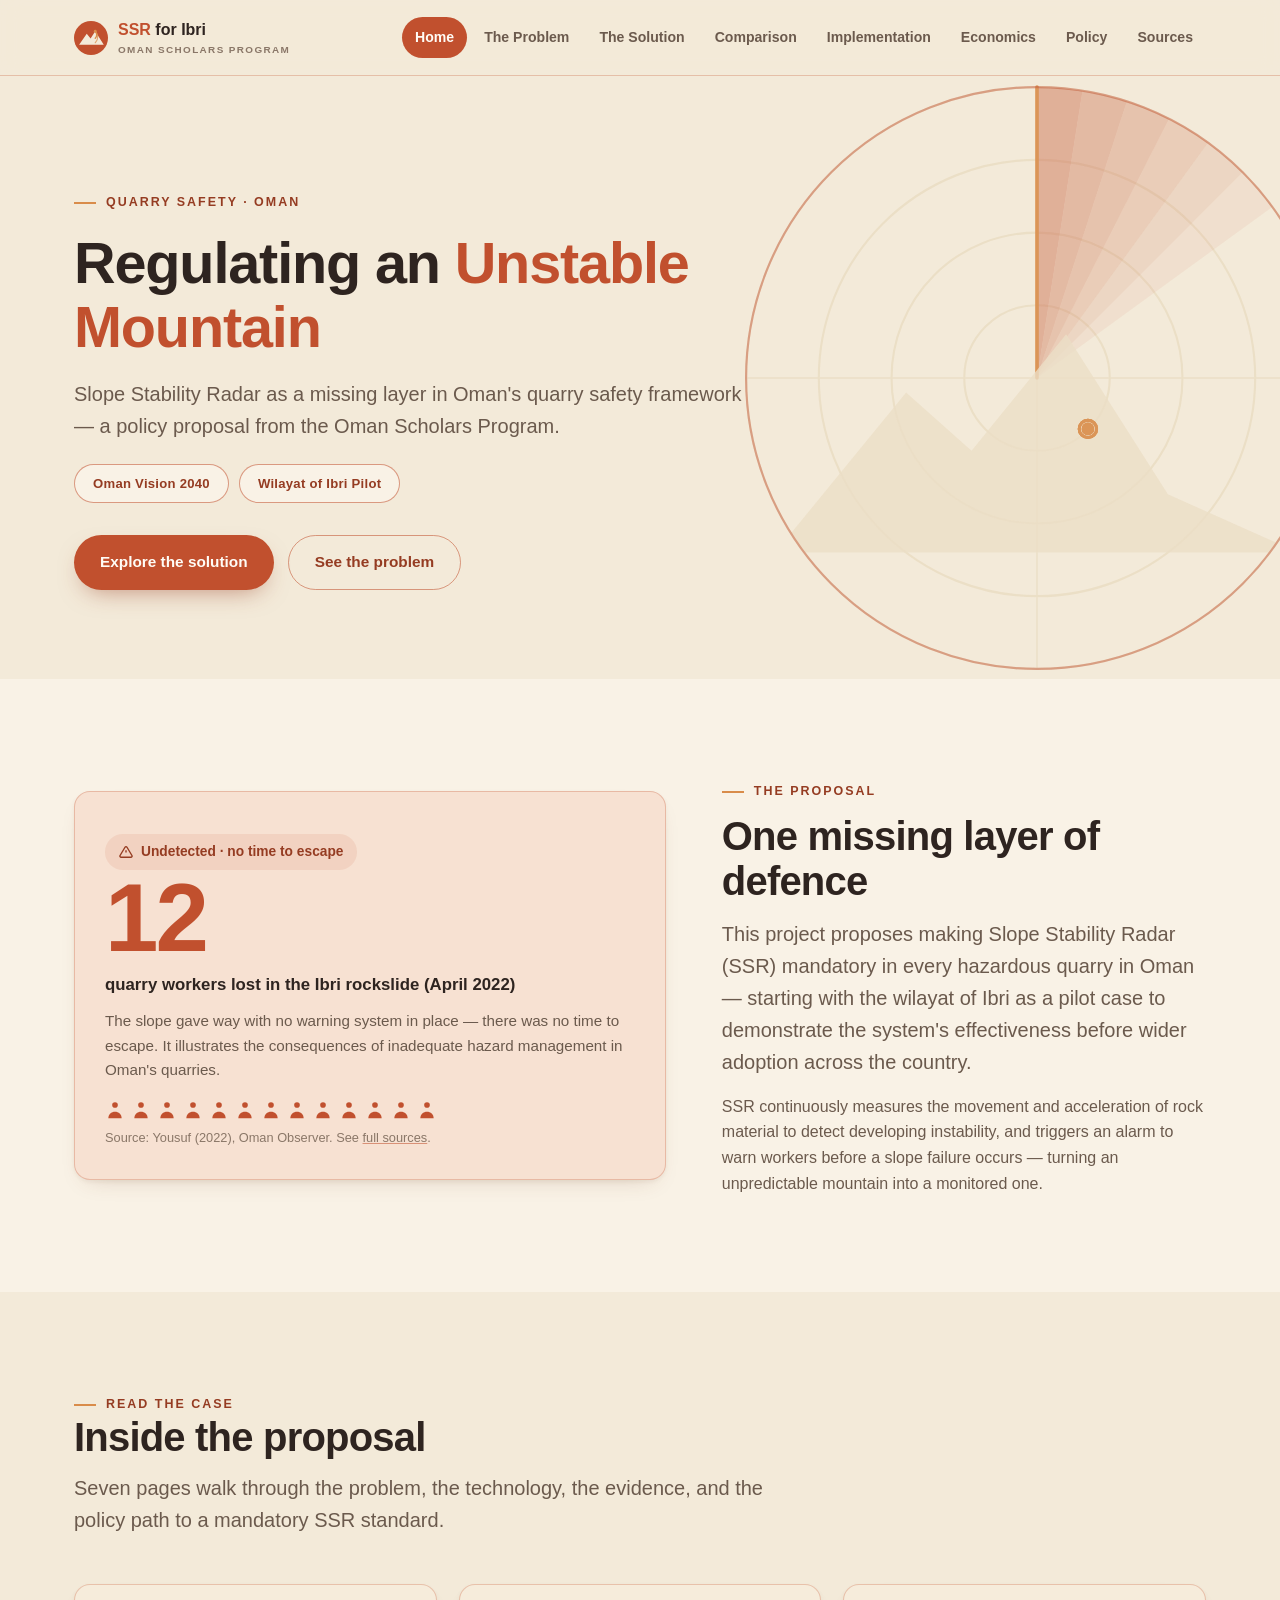
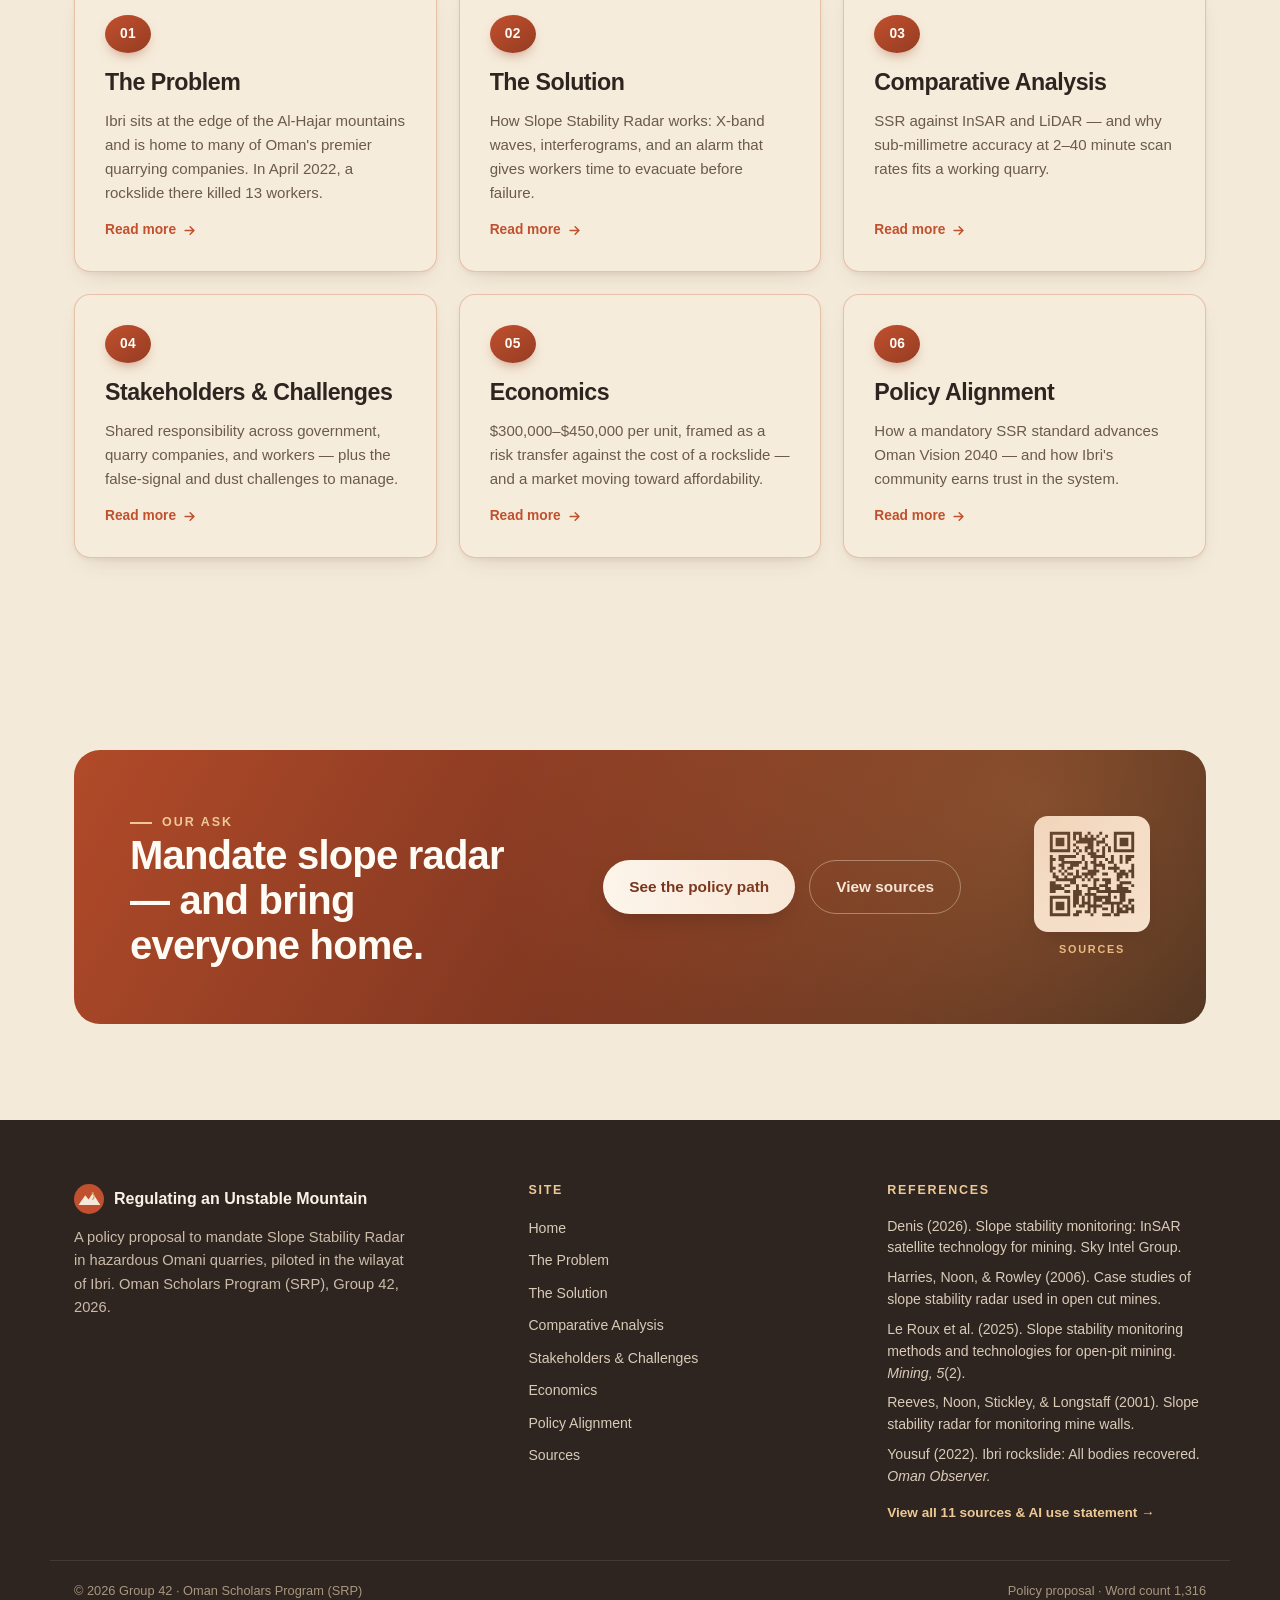
<file: index.html>
<!DOCTYPE html>
<html lang="en">
<head>
<meta charset="UTF-8">
<meta name="viewport" content="width=device-width, initial-scale=1.0">
<title>Regulating an Unstable Mountain | SSR for Ibri — Oman Scholars Program</title>
<meta name="description" content="A policy proposal to mandate Slope Stability Radar (SSR) in hazardous Omani quarries, piloted in the wilayat of Ibri. Oman Scholars Program, Group 42.">
<link rel="icon" href="data:image/svg+xml,%3Csvg xmlns='http://www.w3.org/2000/svg' viewBox='0 0 40 40'%3E%3Ccircle cx='20' cy='20' r='20' fill='%23C1502E'/%3E%3Cpath d='M6 27 L15 14 L20 20 L25 11 L34 27 Z' fill='%23F3EAD9'/%3E%3C/svg%3E">
<link rel="stylesheet" href="css/style.css">
</head>
<body>

<header class="site-header">
  <div class="nav-wrap">
    <a href="index.html" class="brand">
      <svg class="brand-mark" viewBox="0 0 40 40" aria-hidden="true">
        <circle cx="20" cy="20" r="20" fill="#C1502E"/>
        <path d="M6 28 L15 15 L19.5 20.5 L25 12 L35 28 Z" fill="#F3EAD9"/>
        <path d="M25 12 a6 6 0 0 1 0 8.4" stroke="#D98C4A" stroke-width="1.6" fill="none" stroke-linecap="round"/>
        <path d="M25 12 a9.5 9.5 0 0 1 0 13.6" stroke="#D98C4A" stroke-width="1.3" fill="none" stroke-linecap="round" opacity="0.75"/>
        <circle cx="25" cy="12" r="1.7" fill="#D98C4A"/>
      </svg>
      <span class="brand-text"><strong>SSR</strong> for Ibri<span class="sub">Oman Scholars Program</span></span>
    </a>
    <button class="nav-toggle" aria-label="Toggle navigation" aria-expanded="false">
      <svg viewBox="0 0 24 24" fill="none" stroke="#2E2420" stroke-width="2" stroke-linecap="round"><path d="M3 6h18M3 12h18M3 18h18"/></svg>
    </button>
    <nav class="main-nav" aria-label="Primary">
      <ul>
        <li><a href="index.html">Home</a></li>
        <li><a href="problem.html">The Problem</a></li>
        <li><a href="solution.html">The Solution</a></li>
        <li><a href="comparison.html">Comparison</a></li>
        <li><a href="implementation.html">Implementation</a></li>
        <li><a href="economics.html">Economics</a></li>
        <li><a href="policy.html">Policy</a></li>
        <li><a href="sources.html">Sources</a></li>
      </ul>
    </nav>
  </div>
</header>

<main>

  <!-- HERO -->
  <section class="hero">
    <div class="container">
      <div class="hero-inner">
        <span class="eyebrow">Quarry Safety · Oman</span>
        <h1>Regulating an <span class="accent">Unstable Mountain</span></h1>
        <p class="lede">Slope Stability Radar as a missing layer in Oman's quarry safety framework — a policy proposal from the Oman Scholars Program.</p>
        <div class="pill-row mt-lg" style="margin-top:22px;">
          <span class="pill">Oman Vision 2040</span>
          <span class="pill">Wilayat of Ibri Pilot</span>
        </div>
        <div class="cta-actions" style="display:flex;gap:14px;flex-wrap:wrap;margin-top:32px;">
          <a href="solution.html" class="btn" style="background:#C1502E;color:#FFFCF6;box-shadow:0 10px 24px -10px rgba(149,60,34,0.55);">Explore the solution</a>
          <a href="problem.html" class="btn btn--ghost">See the problem</a>
        </div>
      </div>
    </div>

    <!-- animated radar sweep, decorative -->
    <svg class="hero-sweep" viewBox="0 0 440 440" aria-hidden="true">
      <circle cx="220" cy="220" r="200" fill="none" stroke="#EBDEC5" stroke-width="1.5"/>
      <circle cx="220" cy="220" r="150" fill="none" stroke="#EBDEC5" stroke-width="1.5"/>
      <circle cx="220" cy="220" r="100" fill="none" stroke="#EBDEC5" stroke-width="1.5"/>
      <circle cx="220" cy="220" r="50" fill="none" stroke="#EBDEC5" stroke-width="1.5"/>
      <line x1="20" y1="220" x2="420" y2="220" stroke="#EBDEC5" stroke-width="1"/>
      <line x1="220" y1="20" x2="220" y2="420" stroke="#EBDEC5" stroke-width="1"/>

      <g class="radar-sweep-group">
        <path d="M220,220 L220,20 A200,200 0 0,1 251.3,22.5 Z" fill="#C1502E" opacity="0.42"/>
        <path d="M220,220 L251.3,22.5 A200,200 0 0,1 281.8,29.8 Z" fill="#C1502E" opacity="0.35"/>
        <path d="M220,220 L281.8,29.8 A200,200 0 0,1 310.8,41.8 Z" fill="#C1502E" opacity="0.28"/>
        <path d="M220,220 L310.8,41.8 A200,200 0 0,1 337.6,58.2 Z" fill="#C1502E" opacity="0.21"/>
        <path d="M220,220 L337.6,58.2 A200,200 0 0,1 361.4,78.6 Z" fill="#C1502E" opacity="0.14"/>
        <path d="M220,220 L361.4,78.6 A200,200 0 0,1 381.8,102.4 Z" fill="#C1502E" opacity="0.07"/>
        <line x1="220" y1="220" x2="220" y2="20" stroke="#D98C4A" stroke-width="2.5" stroke-linecap="round"/>
      </g>

      <!-- mountain silhouette scanned by the radar -->
      <clipPath id="scopeClip"><circle cx="220" cy="220" r="200"/></clipPath>
      <g clip-path="url(#scopeClip)">
        <path d="M40,340 L130,230 L175,270 L240,190 L310,300 L400,340 Z" fill="#EBDEC5" opacity="0.8"/>
      </g>

      <!-- detected instability blip -->
      <circle class="radar-ring" cx="255" cy="255" r="6" fill="none" stroke="#D98C4A" stroke-width="2"/>
      <circle class="radar-ring r2" cx="255" cy="255" r="6" fill="none" stroke="#D98C4A" stroke-width="2"/>
      <circle class="radar-ring r3" cx="255" cy="255" r="6" fill="none" stroke="#D98C4A" stroke-width="2"/>
      <circle cx="255" cy="255" r="4.5" fill="#D98C4A" class="count-blip"/>

      <circle cx="220" cy="220" r="200" fill="none" stroke="#C1502E" stroke-width="1.5" opacity="0.5"/>
    </svg>
  </section>

  <!-- KEY STAT -->
  <section class="section-alt">
    <div class="container">
      <div class="grid-2 reveal">
        <div class="card card--alert">
          <span class="stat-sub">
            <svg width="14" height="14" viewBox="0 0 24 24" fill="none" stroke="currentColor" stroke-width="2.4"><path d="M12 9v4m0 4h.01M10.29 3.86 1.82 18a2 2 0 0 0 1.71 3h16.94a2 2 0 0 0 1.71-3L13.71 3.86a2 2 0 0 0-3.42 0Z"/></svg>
            Undetected · no time to escape
          </span>
          <div class="stat-figure" data-countup="13" data-duration="1400">0</div>
          <div class="stat-label">quarry workers lost in the Ibri rockslide (April 2022)</div>
          <p style="margin-top:10px;color:var(--text-muted);font-size:0.95rem;">The slope gave way with no warning system in place — there was no time to escape. It illustrates the consequences of inadequate hazard management in Oman's quarries.</p>
          <div class="people-row" aria-hidden="true">
            <!-- 13 person icons -->
            <svg viewBox="0 0 24 24" fill="currentColor"><circle cx="12" cy="6" r="3.4"/><path d="M4 22c0-5 3.6-8 8-8s8 3 8 8Z"/></svg>
            <svg viewBox="0 0 24 24" fill="currentColor"><circle cx="12" cy="6" r="3.4"/><path d="M4 22c0-5 3.6-8 8-8s8 3 8 8Z"/></svg>
            <svg viewBox="0 0 24 24" fill="currentColor"><circle cx="12" cy="6" r="3.4"/><path d="M4 22c0-5 3.6-8 8-8s8 3 8 8Z"/></svg>
            <svg viewBox="0 0 24 24" fill="currentColor"><circle cx="12" cy="6" r="3.4"/><path d="M4 22c0-5 3.6-8 8-8s8 3 8 8Z"/></svg>
            <svg viewBox="0 0 24 24" fill="currentColor"><circle cx="12" cy="6" r="3.4"/><path d="M4 22c0-5 3.6-8 8-8s8 3 8 8Z"/></svg>
            <svg viewBox="0 0 24 24" fill="currentColor"><circle cx="12" cy="6" r="3.4"/><path d="M4 22c0-5 3.6-8 8-8s8 3 8 8Z"/></svg>
            <svg viewBox="0 0 24 24" fill="currentColor"><circle cx="12" cy="6" r="3.4"/><path d="M4 22c0-5 3.6-8 8-8s8 3 8 8Z"/></svg>
            <svg viewBox="0 0 24 24" fill="currentColor"><circle cx="12" cy="6" r="3.4"/><path d="M4 22c0-5 3.6-8 8-8s8 3 8 8Z"/></svg>
            <svg viewBox="0 0 24 24" fill="currentColor"><circle cx="12" cy="6" r="3.4"/><path d="M4 22c0-5 3.6-8 8-8s8 3 8 8Z"/></svg>
            <svg viewBox="0 0 24 24" fill="currentColor"><circle cx="12" cy="6" r="3.4"/><path d="M4 22c0-5 3.6-8 8-8s8 3 8 8Z"/></svg>
            <svg viewBox="0 0 24 24" fill="currentColor"><circle cx="12" cy="6" r="3.4"/><path d="M4 22c0-5 3.6-8 8-8s8 3 8 8Z"/></svg>
            <svg viewBox="0 0 24 24" fill="currentColor"><circle cx="12" cy="6" r="3.4"/><path d="M4 22c0-5 3.6-8 8-8s8 3 8 8Z"/></svg>
            <svg viewBox="0 0 24 24" fill="currentColor"><circle cx="12" cy="6" r="3.4"/><path d="M4 22c0-5 3.6-8 8-8s8 3 8 8Z"/></svg>
          </div>
          <p class="source-note">Source: Yousuf (2022), Oman Observer. See <a href="sources.html">full sources</a>.</p>
        </div>

        <div>
          <span class="eyebrow">The proposal</span>
          <h2 style="margin-top:12px;">One missing layer of defence</h2>
          <p class="lede" style="margin-top:14px;">This project proposes making Slope Stability Radar (SSR) mandatory in every hazardous quarry in Oman — starting with the wilayat of Ibri as a pilot case to demonstrate the system's effectiveness before wider adoption across the country.</p>
          <p style="margin-top:16px;color:var(--text-muted);">SSR continuously measures the movement and acceleration of rock material to detect developing instability, and triggers an alarm to warn workers before a slope failure occurs — turning an unpredictable mountain into a monitored one.</p>
        </div>
      </div>
    </div>
  </section>

  <!-- NAV CARDS -->
  <section>
    <div class="container">
      <div class="section-head reveal">
        <span class="eyebrow">Read the case</span>
        <h2>Inside the proposal</h2>
        <p class="lede">Seven pages walk through the problem, the technology, the evidence, and the policy path to a mandatory SSR standard.</p>
      </div>

      <div class="card-grid">
        <a class="card nav-card reveal" href="problem.html" style="--i:0">
          <span class="badge-num">01</span>
          <h3>The Problem</h3>
          <p>Ibri sits at the edge of the Al-Hajar mountains and is home to many of Oman's premier quarrying companies. In April 2022, a rockslide there killed 13 workers.</p>
          <span class="go">Read more <svg viewBox="0 0 24 24" fill="none" stroke="currentColor" stroke-width="2.4" stroke-linecap="round"><path d="M5 12h14M13 6l6 6-6 6"/></svg></span>
        </a>

        <a class="card nav-card reveal" href="solution.html" style="--i:1">
          <span class="badge-num">02</span>
          <h3>The Solution</h3>
          <p>How Slope Stability Radar works: X-band waves, interferograms, and an alarm that gives workers time to evacuate before failure.</p>
          <span class="go">Read more <svg viewBox="0 0 24 24" fill="none" stroke="currentColor" stroke-width="2.4" stroke-linecap="round"><path d="M5 12h14M13 6l6 6-6 6"/></svg></span>
        </a>

        <a class="card nav-card reveal" href="comparison.html" style="--i:2">
          <span class="badge-num">03</span>
          <h3>Comparative Analysis</h3>
          <p>SSR against InSAR and LiDAR — and why sub-millimetre accuracy at 2–40 minute scan rates fits a working quarry.</p>
          <span class="go">Read more <svg viewBox="0 0 24 24" fill="none" stroke="currentColor" stroke-width="2.4" stroke-linecap="round"><path d="M5 12h14M13 6l6 6-6 6"/></svg></span>
        </a>

        <a class="card nav-card reveal" href="implementation.html" style="--i:3">
          <span class="badge-num">04</span>
          <h3>Stakeholders &amp; Challenges</h3>
          <p>Shared responsibility across government, quarry companies, and workers — plus the false-signal and dust challenges to manage.</p>
          <span class="go">Read more <svg viewBox="0 0 24 24" fill="none" stroke="currentColor" stroke-width="2.4" stroke-linecap="round"><path d="M5 12h14M13 6l6 6-6 6"/></svg></span>
        </a>

        <a class="card nav-card reveal" href="economics.html" style="--i:4">
          <span class="badge-num">05</span>
          <h3>Economics</h3>
          <p>$300,000–$450,000 per unit, framed as a risk transfer against the cost of a rockslide — and a market moving toward affordability.</p>
          <span class="go">Read more <svg viewBox="0 0 24 24" fill="none" stroke="currentColor" stroke-width="2.4" stroke-linecap="round"><path d="M5 12h14M13 6l6 6-6 6"/></svg></span>
        </a>

        <a class="card nav-card reveal" href="policy.html" style="--i:5">
          <span class="badge-num">06</span>
          <h3>Policy Alignment</h3>
          <p>How a mandatory SSR standard advances Oman Vision 2040 — and how Ibri's community earns trust in the system.</p>
          <span class="go">Read more <svg viewBox="0 0 24 24" fill="none" stroke="currentColor" stroke-width="2.4" stroke-linecap="round"><path d="M5 12h14M13 6l6 6-6 6"/></svg></span>
        </a>
      </div>
    </div>
  </section>

  <!-- CTA -->
  <section>
    <div class="container">
      <div class="cta-banner reveal">
        <div>
          <span class="eyebrow">Our ask</span>
          <h2>Mandate slope radar — and bring everyone home.</h2>
        </div>
        <div class="cta-actions">
          <a href="policy.html" class="btn btn--primary">See the policy path</a>
          <a href="sources.html" class="btn" style="border:1.5px solid rgba(255,255,255,0.4);color:#fff;">View sources</a>
        </div>
        <div class="qr-box" style="position:relative;">
          <div class="qr-frame" data-qr-target data-qr-size="96"></div>
          <span class="qr-caption">Sources</span>
        </div>
      </div>
    </div>
  </section>

</main>

<footer class="site-footer">
  <div class="container footer-grid">
    <div>
      <div class="footer-brand">
        <svg class="brand-mark" viewBox="0 0 40 40" aria-hidden="true">
          <circle cx="20" cy="20" r="20" fill="#C1502E"/>
          <path d="M6 28 L15 15 L19.5 20.5 L25 12 L35 28 Z" fill="#F3EAD9"/>
          <path d="M25 12 a6 6 0 0 1 0 8.4" stroke="#D98C4A" stroke-width="1.6" fill="none" stroke-linecap="round"/>
          <circle cx="25" cy="12" r="1.7" fill="#D98C4A"/>
        </svg>
        Regulating an Unstable Mountain
      </div>
      <p>A policy proposal to mandate Slope Stability Radar in hazardous Omani quarries, piloted in the wilayat of Ibri. Oman Scholars Program (SRP), Group 42, 2026.</p>
    </div>
    <div>
      <h4>Site</h4>
      <nav class="footer-links">
        <a href="index.html">Home</a>
        <a href="problem.html">The Problem</a>
        <a href="solution.html">The Solution</a>
        <a href="comparison.html">Comparative Analysis</a>
        <a href="implementation.html">Stakeholders &amp; Challenges</a>
        <a href="economics.html">Economics</a>
        <a href="policy.html">Policy Alignment</a>
        <a href="sources.html">Sources</a>
      </nav>
    </div>
    <div>
      <h4>References</h4>
      <ol class="footer-refs">
        <li>Denis (2026). Slope stability monitoring: InSAR satellite technology for mining. Sky Intel Group.</li>
        <li>Harries, Noon, &amp; Rowley (2006). Case studies of slope stability radar used in open cut mines.</li>
        <li>Le Roux et al. (2025). Slope stability monitoring methods and technologies for open-pit mining. <em>Mining, 5</em>(2).</li>
        <li>Reeves, Noon, Stickley, &amp; Longstaff (2001). Slope stability radar for monitoring mine walls.</li>
        <li>Yousuf (2022). Ibri rockslide: All bodies recovered. <em>Oman Observer.</em></li>
      </ol>
      <a href="sources.html" style="display:inline-block;margin-top:10px;font-weight:700;color:var(--amber-light);font-size:0.85rem;">View all 11 sources &amp; AI use statement →</a>
    </div>
  </div>
  <div class="container footer-bottom">
    <span>&copy; <span data-year></span> Group 42 &middot; Oman Scholars Program (SRP)</span>
    <span>Policy proposal · Word count 1,316</span>
  </div>
</footer>

<script src="js/qrcode.lib.js"></script>
<script src="js/qrcode-render.js"></script>
<script src="js/script.js"></script>
</body>
</html>
</file>
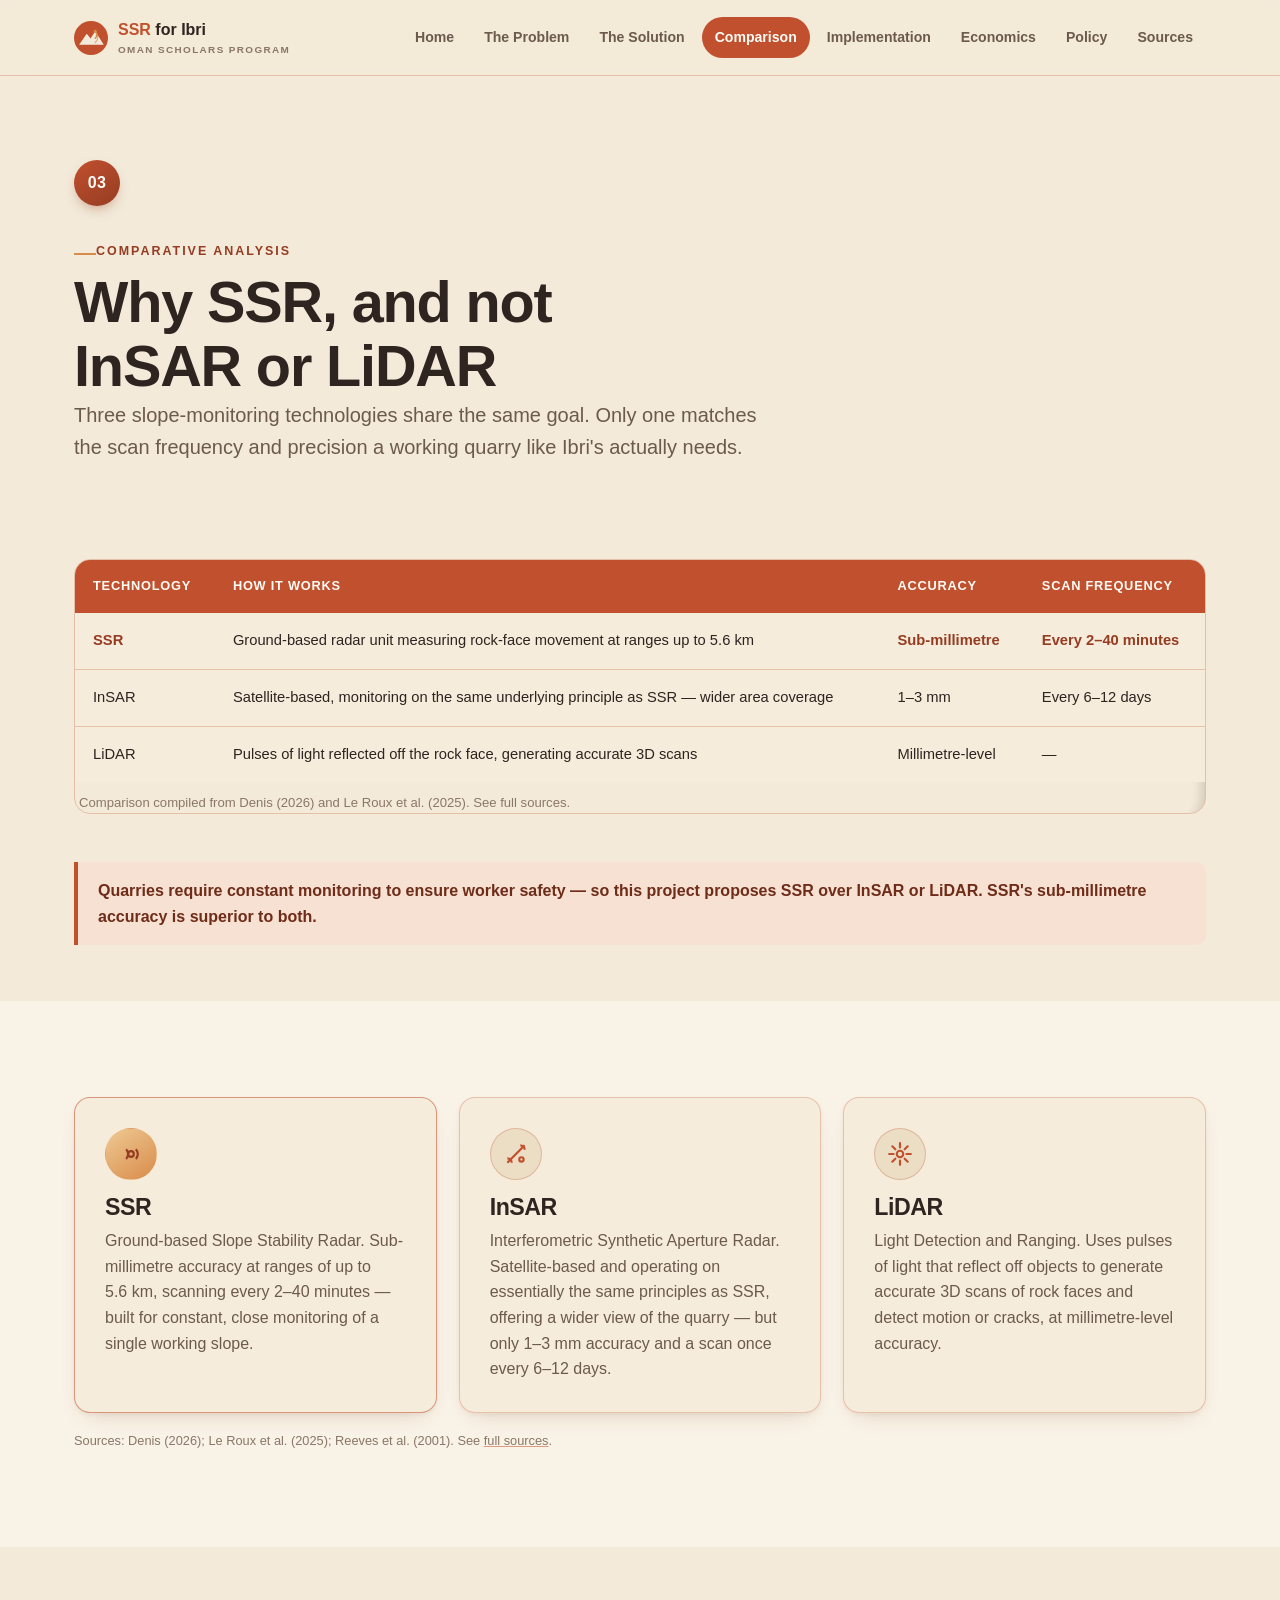
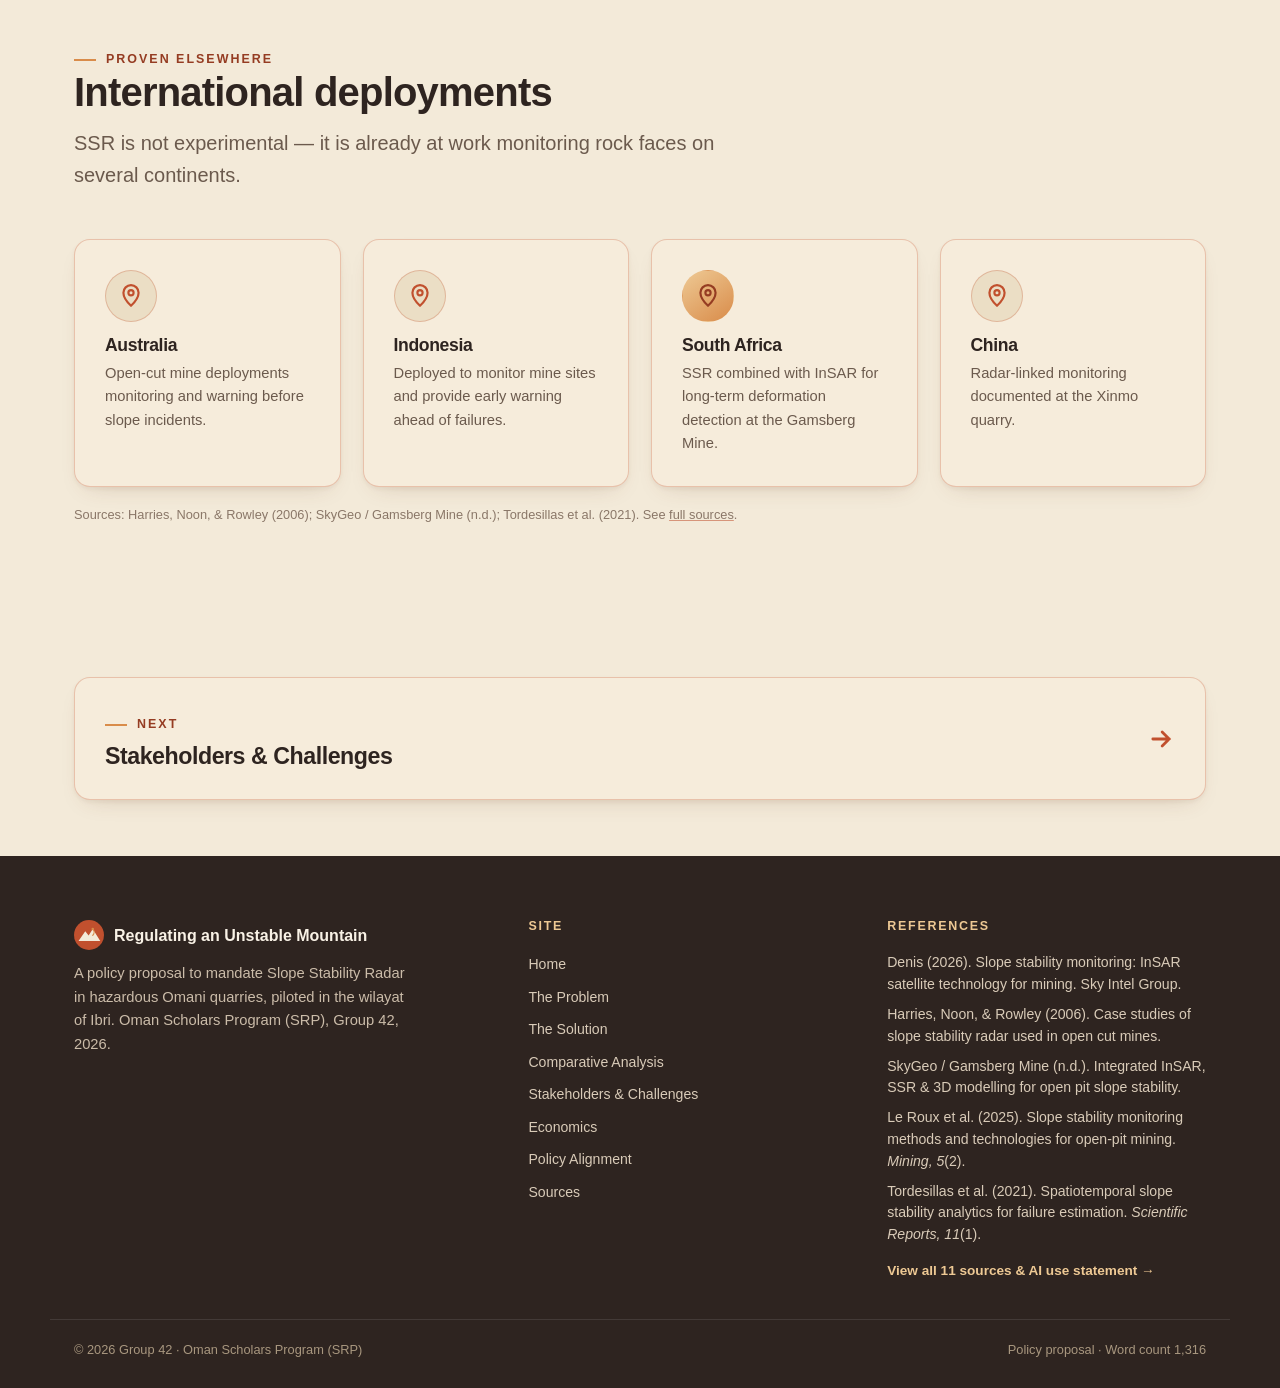
<file: comparison.html>
<!DOCTYPE html>
<html lang="en">
<head>
<meta charset="UTF-8">
<meta name="viewport" content="width=device-width, initial-scale=1.0">
<title>Comparative Analysis | Regulating an Unstable Mountain</title>
<meta name="description" content="SSR compared with InSAR and LiDAR, and where slope stability radar has already been deployed internationally.">
<link rel="icon" href="data:image/svg+xml,%3Csvg xmlns='http://www.w3.org/2000/svg' viewBox='0 0 40 40'%3E%3Ccircle cx='20' cy='20' r='20' fill='%23C1502E'/%3E%3Cpath d='M6 27 L15 14 L20 20 L25 11 L34 27 Z' fill='%23F3EAD9'/%3E%3C/svg%3E">
<link rel="stylesheet" href="css/style.css">
</head>
<body>

<header class="site-header">
  <div class="nav-wrap">
    <a href="index.html" class="brand">
      <svg class="brand-mark" viewBox="0 0 40 40" aria-hidden="true">
        <circle cx="20" cy="20" r="20" fill="#C1502E"/>
        <path d="M6 28 L15 15 L19.5 20.5 L25 12 L35 28 Z" fill="#F3EAD9"/>
        <path d="M25 12 a6 6 0 0 1 0 8.4" stroke="#D98C4A" stroke-width="1.6" fill="none" stroke-linecap="round"/>
        <path d="M25 12 a9.5 9.5 0 0 1 0 13.6" stroke="#D98C4A" stroke-width="1.3" fill="none" stroke-linecap="round" opacity="0.75"/>
        <circle cx="25" cy="12" r="1.7" fill="#D98C4A"/>
      </svg>
      <span class="brand-text"><strong>SSR</strong> for Ibri<span class="sub">Oman Scholars Program</span></span>
    </a>
    <button class="nav-toggle" aria-label="Toggle navigation" aria-expanded="false">
      <svg viewBox="0 0 24 24" fill="none" stroke="#2E2420" stroke-width="2" stroke-linecap="round"><path d="M3 6h18M3 12h18M3 18h18"/></svg>
    </button>
    <nav class="main-nav" aria-label="Primary">
      <ul>
        <li><a href="index.html">Home</a></li>
        <li><a href="problem.html">The Problem</a></li>
        <li><a href="solution.html">The Solution</a></li>
        <li><a href="comparison.html">Comparison</a></li>
        <li><a href="implementation.html">Implementation</a></li>
        <li><a href="economics.html">Economics</a></li>
        <li><a href="policy.html">Policy</a></li>
        <li><a href="sources.html">Sources</a></li>
      </ul>
    </nav>
  </div>
</header>

<main>

  <section class="page-hero">
    <div class="container">
      <span class="badge-num">03</span>
      <span class="eyebrow" style="display:block;margin-top:16px;">Comparative Analysis</span>
      <h1 style="margin-top:8px;">Why SSR, and not InSAR or LiDAR</h1>
      <p class="lede">Three slope-monitoring technologies share the same goal. Only one matches the scan frequency and precision a working quarry like Ibri's actually needs.</p>
    </div>
  </section>

  <!-- COMPARISON TABLE -->
  <section class="tight">
    <div class="container">
      <div class="table-wrap reveal">
        <table class="data-table">
          <caption>Comparison compiled from Denis (2026) and Le Roux et al. (2025). See <a href="sources.html">full sources</a>.</caption>
          <thead>
            <tr>
              <th>Technology</th>
              <th>How it works</th>
              <th>Accuracy</th>
              <th>Scan frequency</th>
            </tr>
          </thead>
          <tbody>
            <tr>
              <td class="strong">SSR</td>
              <td>Ground-based radar unit measuring rock-face movement at ranges up to 5.6&nbsp;km</td>
              <td class="strong">Sub-millimetre</td>
              <td class="strong">Every 2–40 minutes</td>
            </tr>
            <tr>
              <td>InSAR</td>
              <td>Satellite-based, monitoring on the same underlying principle as SSR — wider area coverage</td>
              <td>1–3&nbsp;mm</td>
              <td>Every 6–12 days</td>
            </tr>
            <tr>
              <td>LiDAR</td>
              <td>Pulses of light reflected off the rock face, generating accurate 3D scans</td>
              <td>Millimetre-level</td>
              <td>&mdash;</td>
            </tr>
          </tbody>
        </table>
      </div>
      <p class="table-scroll-hint">
        <svg width="14" height="14" viewBox="0 0 24 24" fill="none" stroke="currentColor" stroke-width="2.4" stroke-linecap="round" stroke-linejoin="round"><path d="M8 5 3 12l5 7M16 5l5 7-5 7"/></svg>
        Scroll horizontally to see all columns
      </p>

      <div class="callout mt-lg reveal">
        Quarries require constant monitoring to ensure worker safety — so this project proposes SSR over InSAR or LiDAR. SSR's sub-millimetre accuracy is superior to both.
      </div>
    </div>
  </section>

  <!-- DETAIL CARDS -->
  <section class="section-alt">
    <div class="container">
      <div class="card-grid">
        <div class="card reveal" style="--i:0;border-color:var(--card-border-strong);">
          <span class="icon-chip icon-chip--amber">
            <svg viewBox="0 0 24 24" fill="none" stroke="#953C22" stroke-width="2"><circle cx="12" cy="12" r="2.6"/><path d="M7.5 7.5a6.5 6.5 0 0 1 0 9M16.5 7.5a6.5 6.5 0 0 1 0 9"/></svg>
          </span>
          <h3 style="margin-top:14px;">SSR</h3>
          <p style="color:var(--text-muted);margin-top:8px;">Ground-based Slope Stability Radar. Sub-millimetre accuracy at ranges of up to 5.6&nbsp;km, scanning every 2–40 minutes — built for constant, close monitoring of a single working slope.</p>
        </div>

        <div class="card reveal" style="--i:1">
          <span class="icon-chip">
            <svg viewBox="0 0 24 24" fill="none" stroke="#C1502E" stroke-width="2"><path d="M4 20 20 4M8 20a4 4 0 0 0-4-4M20 8a4 4 0 0 0-4-4"/><circle cx="17" cy="17" r="2"/></svg>
          </span>
          <h3 style="margin-top:14px;">InSAR</h3>
          <p style="color:var(--text-muted);margin-top:8px;">Interferometric Synthetic Aperture Radar. Satellite-based and operating on essentially the same principles as SSR, offering a wider view of the quarry — but only 1–3&nbsp;mm accuracy and a scan once every 6–12 days.</p>
        </div>

        <div class="card reveal" style="--i:2">
          <span class="icon-chip">
            <svg viewBox="0 0 24 24" fill="none" stroke="#C1502E" stroke-width="2" stroke-linecap="round"><path d="M12 2v4M12 18v4M2 12h4M18 12h4M4.9 4.9l2.8 2.8M16.3 16.3l2.8 2.8M4.9 19.1l2.8-2.8M16.3 7.7l2.8-2.8"/><circle cx="12" cy="12" r="3"/></svg>
          </span>
          <h3 style="margin-top:14px;">LiDAR</h3>
          <p style="color:var(--text-muted);margin-top:8px;">Light Detection and Ranging. Uses pulses of light that reflect off objects to generate accurate 3D scans of rock faces and detect motion or cracks, at millimetre-level accuracy.</p>
        </div>
      </div>
      <p class="source-note" style="margin-top:18px;">Sources: Denis (2026); Le Roux et al. (2025); Reeves et al. (2001). See <a href="sources.html">full sources</a>.</p>
    </div>
  </section>

  <!-- INTERNATIONAL DEPLOYMENTS -->
  <section>
    <div class="container">
      <div class="section-head reveal">
        <span class="eyebrow">Proven elsewhere</span>
        <h2>International deployments</h2>
        <p class="lede">SSR is not experimental — it is already at work monitoring rock faces on several continents.</p>
      </div>

      <div class="card-grid cols-4">
        <div class="card reveal" style="--i:0">
          <span class="icon-chip">
            <svg viewBox="0 0 24 24" fill="none" stroke="#C1502E" stroke-width="2" stroke-linecap="round" stroke-linejoin="round"><path d="M12 21s7-6.5 7-12a7 7 0 1 0-14 0c0 5.5 7 12 7 12Z"/><circle cx="12" cy="9" r="2.4"/></svg>
          </span>
          <h3 style="margin-top:14px;font-size:1.1rem;">Australia</h3>
          <p style="color:var(--text-muted);font-size:0.92rem;margin-top:6px;">Open-cut mine deployments monitoring and warning before slope incidents.</p>
        </div>
        <div class="card reveal" style="--i:1">
          <span class="icon-chip">
            <svg viewBox="0 0 24 24" fill="none" stroke="#C1502E" stroke-width="2" stroke-linecap="round" stroke-linejoin="round"><path d="M12 21s7-6.5 7-12a7 7 0 1 0-14 0c0 5.5 7 12 7 12Z"/><circle cx="12" cy="9" r="2.4"/></svg>
          </span>
          <h3 style="margin-top:14px;font-size:1.1rem;">Indonesia</h3>
          <p style="color:var(--text-muted);font-size:0.92rem;margin-top:6px;">Deployed to monitor mine sites and provide early warning ahead of failures.</p>
        </div>
        <div class="card reveal" style="--i:2">
          <span class="icon-chip icon-chip--amber">
            <svg viewBox="0 0 24 24" fill="none" stroke="#953C22" stroke-width="2" stroke-linecap="round" stroke-linejoin="round"><path d="M12 21s7-6.5 7-12a7 7 0 1 0-14 0c0 5.5 7 12 7 12Z"/><circle cx="12" cy="9" r="2.4"/></svg>
          </span>
          <h3 style="margin-top:14px;font-size:1.1rem;">South Africa</h3>
          <p style="color:var(--text-muted);font-size:0.92rem;margin-top:6px;">SSR combined with InSAR for long-term deformation detection at the Gamsberg Mine.</p>
        </div>
        <div class="card reveal" style="--i:3">
          <span class="icon-chip">
            <svg viewBox="0 0 24 24" fill="none" stroke="#C1502E" stroke-width="2" stroke-linecap="round" stroke-linejoin="round"><path d="M12 21s7-6.5 7-12a7 7 0 1 0-14 0c0 5.5 7 12 7 12Z"/><circle cx="12" cy="9" r="2.4"/></svg>
          </span>
          <h3 style="margin-top:14px;font-size:1.1rem;">China</h3>
          <p style="color:var(--text-muted);font-size:0.92rem;margin-top:6px;">Radar-linked monitoring documented at the Xinmo quarry.</p>
        </div>
      </div>
      <p class="source-note" style="margin-top:18px;">Sources: Harries, Noon, &amp; Rowley (2006); SkyGeo / Gamsberg Mine (n.d.); Tordesillas et al. (2021). See <a href="sources.html">full sources</a>.</p>
    </div>
  </section>

  <section class="tight">
    <div class="container">
      <a href="implementation.html" class="card reveal" style="display:flex;align-items:center;justify-content:space-between;gap:20px;flex-wrap:wrap;">
        <div>
          <span class="eyebrow">Next</span>
          <h3 style="margin-top:8px;">Stakeholders &amp; Challenges</h3>
        </div>
        <svg width="28" height="28" viewBox="0 0 24 24" fill="none" stroke="#C1502E" stroke-width="2.4" stroke-linecap="round"><path d="M5 12h14M13 6l6 6-6 6"/></svg>
      </a>
    </div>
  </section>

</main>

<footer class="site-footer">
  <div class="container footer-grid">
    <div>
      <div class="footer-brand">
        <svg class="brand-mark" viewBox="0 0 40 40" aria-hidden="true">
          <circle cx="20" cy="20" r="20" fill="#C1502E"/>
          <path d="M6 28 L15 15 L19.5 20.5 L25 12 L35 28 Z" fill="#F3EAD9"/>
          <path d="M25 12 a6 6 0 0 1 0 8.4" stroke="#D98C4A" stroke-width="1.6" fill="none" stroke-linecap="round"/>
          <circle cx="25" cy="12" r="1.7" fill="#D98C4A"/>
        </svg>
        Regulating an Unstable Mountain
      </div>
      <p>A policy proposal to mandate Slope Stability Radar in hazardous Omani quarries, piloted in the wilayat of Ibri. Oman Scholars Program (SRP), Group 42, 2026.</p>
    </div>
    <div>
      <h4>Site</h4>
      <nav class="footer-links">
        <a href="index.html">Home</a>
        <a href="problem.html">The Problem</a>
        <a href="solution.html">The Solution</a>
        <a href="comparison.html">Comparative Analysis</a>
        <a href="implementation.html">Stakeholders &amp; Challenges</a>
        <a href="economics.html">Economics</a>
        <a href="policy.html">Policy Alignment</a>
        <a href="sources.html">Sources</a>
      </nav>
    </div>
    <div>
      <h4>References</h4>
      <ol class="footer-refs">
        <li>Denis (2026). Slope stability monitoring: InSAR satellite technology for mining. Sky Intel Group.</li>
        <li>Harries, Noon, &amp; Rowley (2006). Case studies of slope stability radar used in open cut mines.</li>
        <li>SkyGeo / Gamsberg Mine (n.d.). Integrated InSAR, SSR &amp; 3D modelling for open pit slope stability.</li>
        <li>Le Roux et al. (2025). Slope stability monitoring methods and technologies for open-pit mining. <em>Mining, 5</em>(2).</li>
        <li>Tordesillas et al. (2021). Spatiotemporal slope stability analytics for failure estimation. <em>Scientific Reports, 11</em>(1).</li>
      </ol>
      <a href="sources.html" style="display:inline-block;margin-top:10px;font-weight:700;color:var(--amber-light);font-size:0.85rem;">View all 11 sources &amp; AI use statement →</a>
    </div>
  </div>
  <div class="container footer-bottom">
    <span>&copy; <span data-year></span> Group 42 &middot; Oman Scholars Program (SRP)</span>
    <span>Policy proposal · Word count 1,316</span>
  </div>
</footer>

<script src="js/script.js"></script>
</body>
</html>
</file>
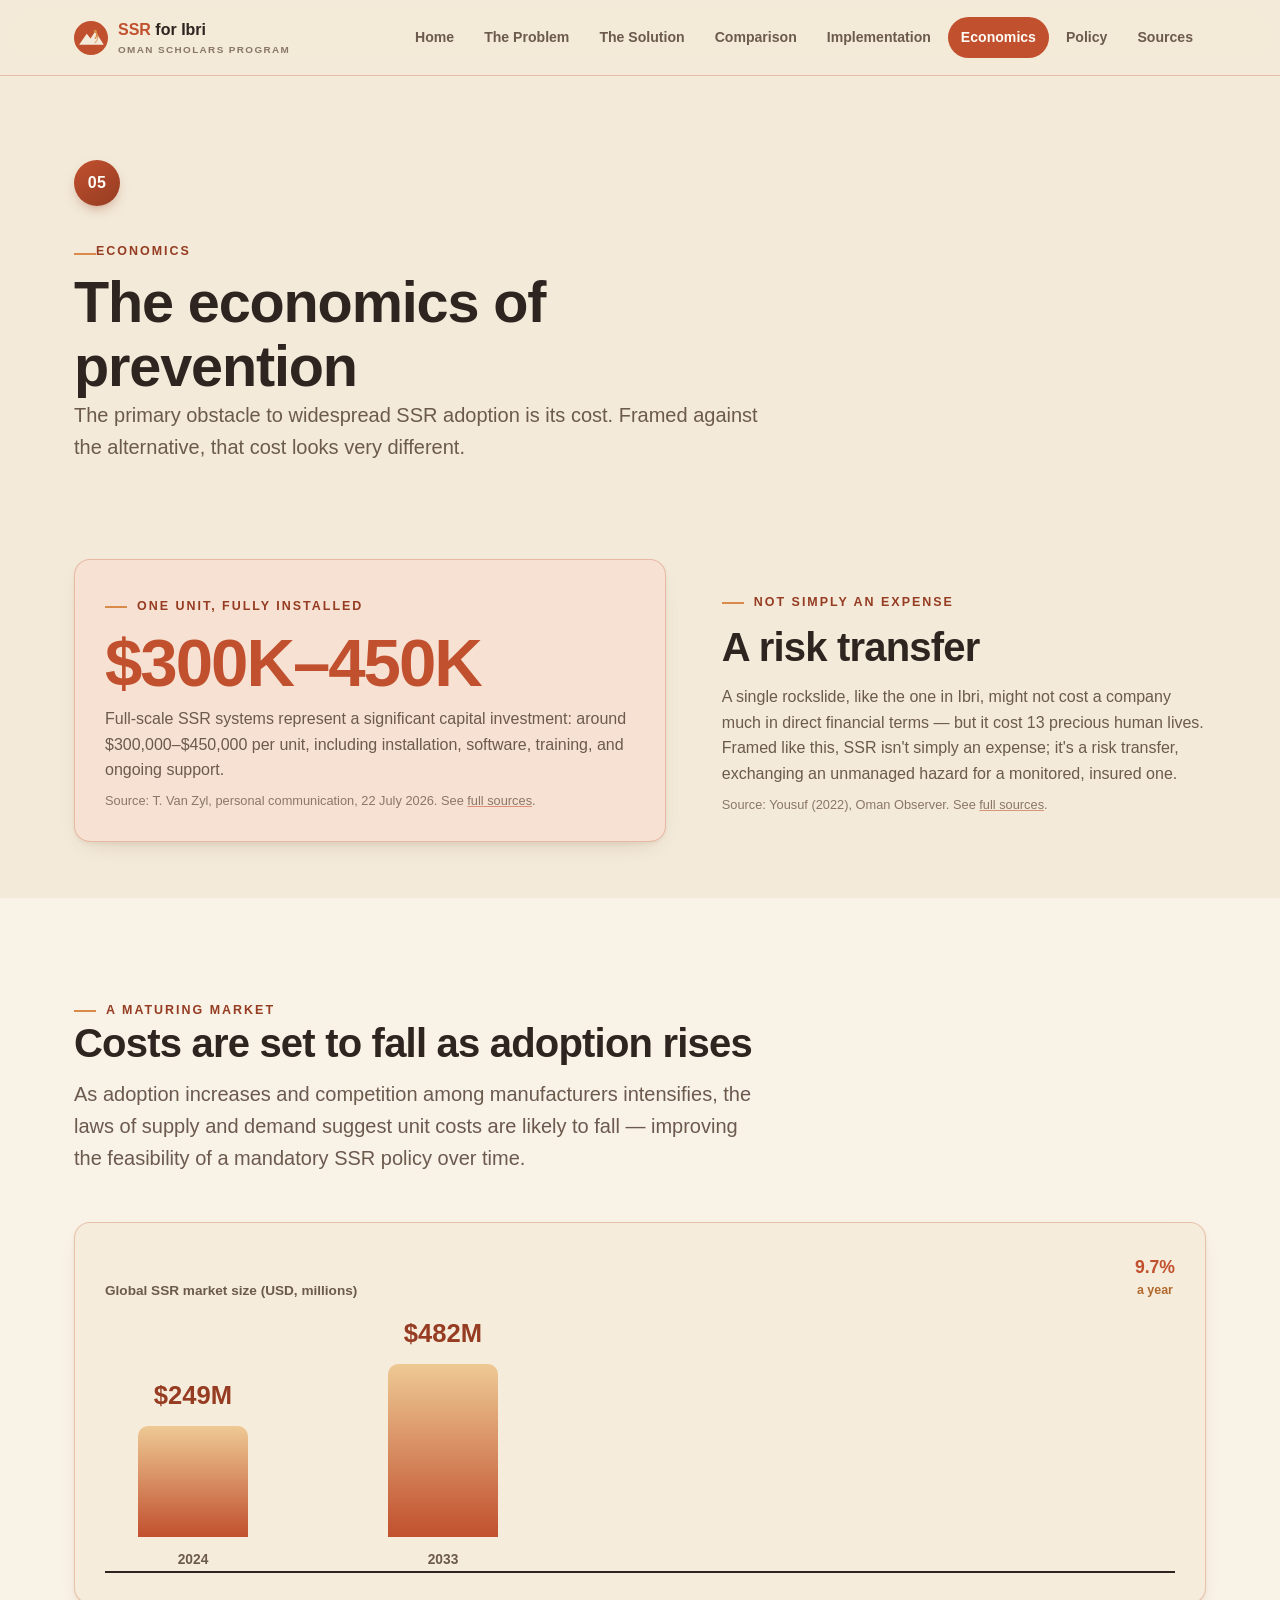
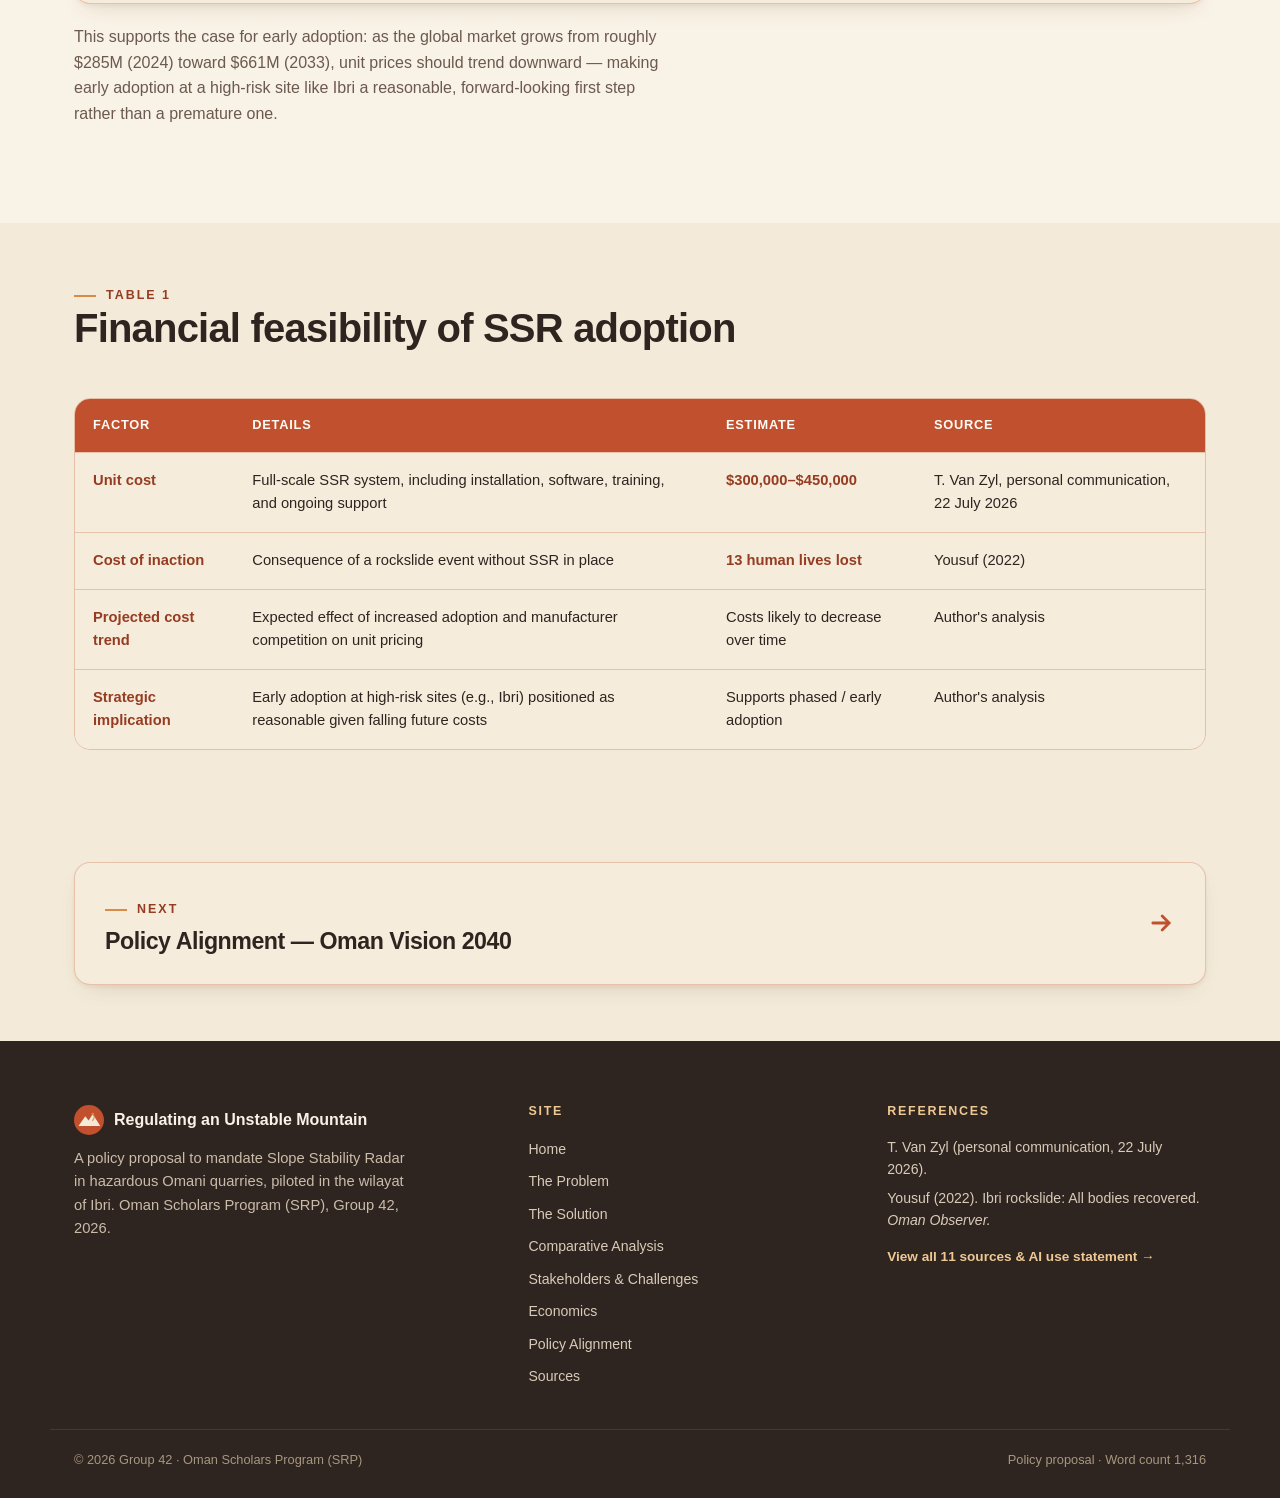
<file: economics.html>
<!DOCTYPE html>
<html lang="en">
<head>
<meta charset="UTF-8">
<meta name="viewport" content="width=device-width, initial-scale=1.0">
<title>Economics | Regulating an Unstable Mountain</title>
<meta name="description" content="SSR costs $300,000-$450,000 per unit, framed as a risk transfer against the cost of a rockslide, in a market moving toward affordability.">
<link rel="icon" href="data:image/svg+xml,%3Csvg xmlns='http://www.w3.org/2000/svg' viewBox='0 0 40 40'%3E%3Ccircle cx='20' cy='20' r='20' fill='%23C1502E'/%3E%3Cpath d='M6 27 L15 14 L20 20 L25 11 L34 27 Z' fill='%23F3EAD9'/%3E%3C/svg%3E">
<link rel="stylesheet" href="css/style.css">
</head>
<body>

<header class="site-header">
  <div class="nav-wrap">
    <a href="index.html" class="brand">
      <svg class="brand-mark" viewBox="0 0 40 40" aria-hidden="true">
        <circle cx="20" cy="20" r="20" fill="#C1502E"/>
        <path d="M6 28 L15 15 L19.5 20.5 L25 12 L35 28 Z" fill="#F3EAD9"/>
        <path d="M25 12 a6 6 0 0 1 0 8.4" stroke="#D98C4A" stroke-width="1.6" fill="none" stroke-linecap="round"/>
        <path d="M25 12 a9.5 9.5 0 0 1 0 13.6" stroke="#D98C4A" stroke-width="1.3" fill="none" stroke-linecap="round" opacity="0.75"/>
        <circle cx="25" cy="12" r="1.7" fill="#D98C4A"/>
      </svg>
      <span class="brand-text"><strong>SSR</strong> for Ibri<span class="sub">Oman Scholars Program</span></span>
    </a>
    <button class="nav-toggle" aria-label="Toggle navigation" aria-expanded="false">
      <svg viewBox="0 0 24 24" fill="none" stroke="#2E2420" stroke-width="2" stroke-linecap="round"><path d="M3 6h18M3 12h18M3 18h18"/></svg>
    </button>
    <nav class="main-nav" aria-label="Primary">
      <ul>
        <li><a href="index.html">Home</a></li>
        <li><a href="problem.html">The Problem</a></li>
        <li><a href="solution.html">The Solution</a></li>
        <li><a href="comparison.html">Comparison</a></li>
        <li><a href="implementation.html">Implementation</a></li>
        <li><a href="economics.html">Economics</a></li>
        <li><a href="policy.html">Policy</a></li>
        <li><a href="sources.html">Sources</a></li>
      </ul>
    </nav>
  </div>
</header>

<main>

  <section class="page-hero">
    <div class="container">
      <span class="badge-num">05</span>
      <span class="eyebrow" style="display:block;margin-top:16px;">Economics</span>
      <h1 style="margin-top:8px;">The economics of prevention</h1>
      <p class="lede">The primary obstacle to widespread SSR adoption is its cost. Framed against the alternative, that cost looks very different.</p>
    </div>
  </section>

  <!-- UNIT COST CALLOUT -->
  <section class="tight">
    <div class="container">
      <div class="grid-2 reveal">
        <div class="card card--alert">
          <span class="eyebrow">One unit, fully installed</span>
          <div class="stat-figure" style="font-size:clamp(2.6rem,7vw,4.2rem);margin-top:12px;">$300K&ndash;450K</div>
          <p style="margin-top:10px;color:var(--text-muted);">Full-scale SSR systems represent a significant capital investment: around $300,000&ndash;$450,000 per unit, including installation, software, training, and ongoing support.</p>
          <p class="source-note">Source: T. Van Zyl, personal communication, 22 July 2026. See <a href="sources.html">full sources</a>.</p>
        </div>
        <div>
          <span class="eyebrow">Not simply an expense</span>
          <h2 style="margin-top:12px;">A risk transfer</h2>
          <p style="margin-top:14px;color:var(--text-muted);">A single rockslide, like the one in Ibri, might not cost a company much in direct financial terms — but it cost 13 precious human lives. Framed like this, SSR isn't simply an expense; it's a risk transfer, exchanging an unmanaged hazard for a monitored, insured one.</p>
          <p class="source-note">Source: Yousuf (2022), Oman Observer. See <a href="sources.html">full sources</a>.</p>
        </div>
      </div>
    </div>
  </section>

  <!-- MARKET GROWTH CHART -->
  <section class="section-alt">
    <div class="container">
      <div class="section-head reveal">
        <span class="eyebrow">A maturing market</span>
        <h2>Costs are set to fall as adoption rises</h2>
        <p class="lede">As adoption increases and competition among manufacturers intensifies, the laws of supply and demand suggest unit costs are likely to fall — improving the feasibility of a mandatory SSR policy over time.</p>
      </div>

      <div class="card reveal">
        <div class="chart-meta">
          <span style="font-weight:700;color:var(--text-muted);font-size:0.85rem;">Global SSR market size (USD, millions)</span>
          <span class="chart-growth-tag"><strong>9.7%</strong>a year</span>
        </div>
        <div class="bar-chart">
          <div class="bar-col" style="--i:0">
            <span class="bar-value" data-prefix="$" data-suffix="M" data-countup="285" data-duration="1200">$0M</span>
            <div class="bar" style="--bar-h:43%;"></div>
            <span class="bar-label">2024</span>
          </div>
          <div class="bar-col" style="--i:1">
            <span class="bar-value" data-prefix="$" data-suffix="M" data-countup="661" data-duration="1700">$0M</span>
            <div class="bar" style="--bar-h:100%;"></div>
            <span class="bar-label">2033</span>
          </div>
        </div>
      </div>
      <p style="margin-top:20px;color:var(--text-muted);max-width:68ch;">This supports the case for early adoption: as the global market grows from roughly $285M (2024) toward $661M (2033), unit prices should trend downward — making early adoption at a high-risk site like Ibri a reasonable, forward-looking first step rather than a premature one.</p>
    </div>
  </section>

  <!-- FEASIBILITY TABLE -->
  <section class="tight">
    <div class="container">
      <div class="section-head reveal">
        <span class="eyebrow">Table 1</span>
        <h2>Financial feasibility of SSR adoption</h2>
      </div>
      <div class="table-wrap reveal">
        <table class="data-table">
          <thead>
            <tr>
              <th>Factor</th>
              <th>Details</th>
              <th>Estimate</th>
              <th>Source</th>
            </tr>
          </thead>
          <tbody>
            <tr>
              <td class="strong">Unit cost</td>
              <td>Full-scale SSR system, including installation, software, training, and ongoing support</td>
              <td class="strong">$300,000&ndash;$450,000</td>
              <td>T. Van Zyl, personal communication, 22 July 2026</td>
            </tr>
            <tr>
              <td class="strong">Cost of inaction</td>
              <td>Consequence of a rockslide event without SSR in place</td>
              <td class="strong">13 human lives lost</td>
              <td>Yousuf (2022)</td>
            </tr>
            <tr>
              <td class="strong">Projected cost trend</td>
              <td>Expected effect of increased adoption and manufacturer competition on unit pricing</td>
              <td>Costs likely to decrease over time</td>
              <td>Author's analysis</td>
            </tr>
            <tr>
              <td class="strong">Strategic implication</td>
              <td>Early adoption at high-risk sites (e.g., Ibri) positioned as reasonable given falling future costs</td>
              <td>Supports phased / early adoption</td>
              <td>Author's analysis</td>
            </tr>
          </tbody>
        </table>
      </div>
      <p class="table-scroll-hint">
        <svg width="14" height="14" viewBox="0 0 24 24" fill="none" stroke="currentColor" stroke-width="2.4" stroke-linecap="round" stroke-linejoin="round"><path d="M8 5 3 12l5 7M16 5l5 7-5 7"/></svg>
        Scroll horizontally to see all columns
      </p>
    </div>
  </section>

  <section class="tight">
    <div class="container">
      <a href="policy.html" class="card reveal" style="display:flex;align-items:center;justify-content:space-between;gap:20px;flex-wrap:wrap;">
        <div>
          <span class="eyebrow">Next</span>
          <h3 style="margin-top:8px;">Policy Alignment — Oman Vision 2040</h3>
        </div>
        <svg width="28" height="28" viewBox="0 0 24 24" fill="none" stroke="#C1502E" stroke-width="2.4" stroke-linecap="round"><path d="M5 12h14M13 6l6 6-6 6"/></svg>
      </a>
    </div>
  </section>

</main>

<footer class="site-footer">
  <div class="container footer-grid">
    <div>
      <div class="footer-brand">
        <svg class="brand-mark" viewBox="0 0 40 40" aria-hidden="true">
          <circle cx="20" cy="20" r="20" fill="#C1502E"/>
          <path d="M6 28 L15 15 L19.5 20.5 L25 12 L35 28 Z" fill="#F3EAD9"/>
          <path d="M25 12 a6 6 0 0 1 0 8.4" stroke="#D98C4A" stroke-width="1.6" fill="none" stroke-linecap="round"/>
          <circle cx="25" cy="12" r="1.7" fill="#D98C4A"/>
        </svg>
        Regulating an Unstable Mountain
      </div>
      <p>A policy proposal to mandate Slope Stability Radar in hazardous Omani quarries, piloted in the wilayat of Ibri. Oman Scholars Program (SRP), Group 42, 2026.</p>
    </div>
    <div>
      <h4>Site</h4>
      <nav class="footer-links">
        <a href="index.html">Home</a>
        <a href="problem.html">The Problem</a>
        <a href="solution.html">The Solution</a>
        <a href="comparison.html">Comparative Analysis</a>
        <a href="implementation.html">Stakeholders &amp; Challenges</a>
        <a href="economics.html">Economics</a>
        <a href="policy.html">Policy Alignment</a>
        <a href="sources.html">Sources</a>
      </nav>
    </div>
    <div>
      <h4>References</h4>
      <ol class="footer-refs">
        <li>T. Van Zyl (personal communication, 22 July 2026).</li>
        <li>Yousuf (2022). Ibri rockslide: All bodies recovered. <em>Oman Observer.</em></li>
      </ol>
      <a href="sources.html" style="display:inline-block;margin-top:10px;font-weight:700;color:var(--amber-light);font-size:0.85rem;">View all 11 sources &amp; AI use statement →</a>
    </div>
  </div>
  <div class="container footer-bottom">
    <span>&copy; <span data-year></span> Group 42 &middot; Oman Scholars Program (SRP)</span>
    <span>Policy proposal · Word count 1,316</span>
  </div>
</footer>

<script src="js/script.js"></script>
</body>
</html>
</file>
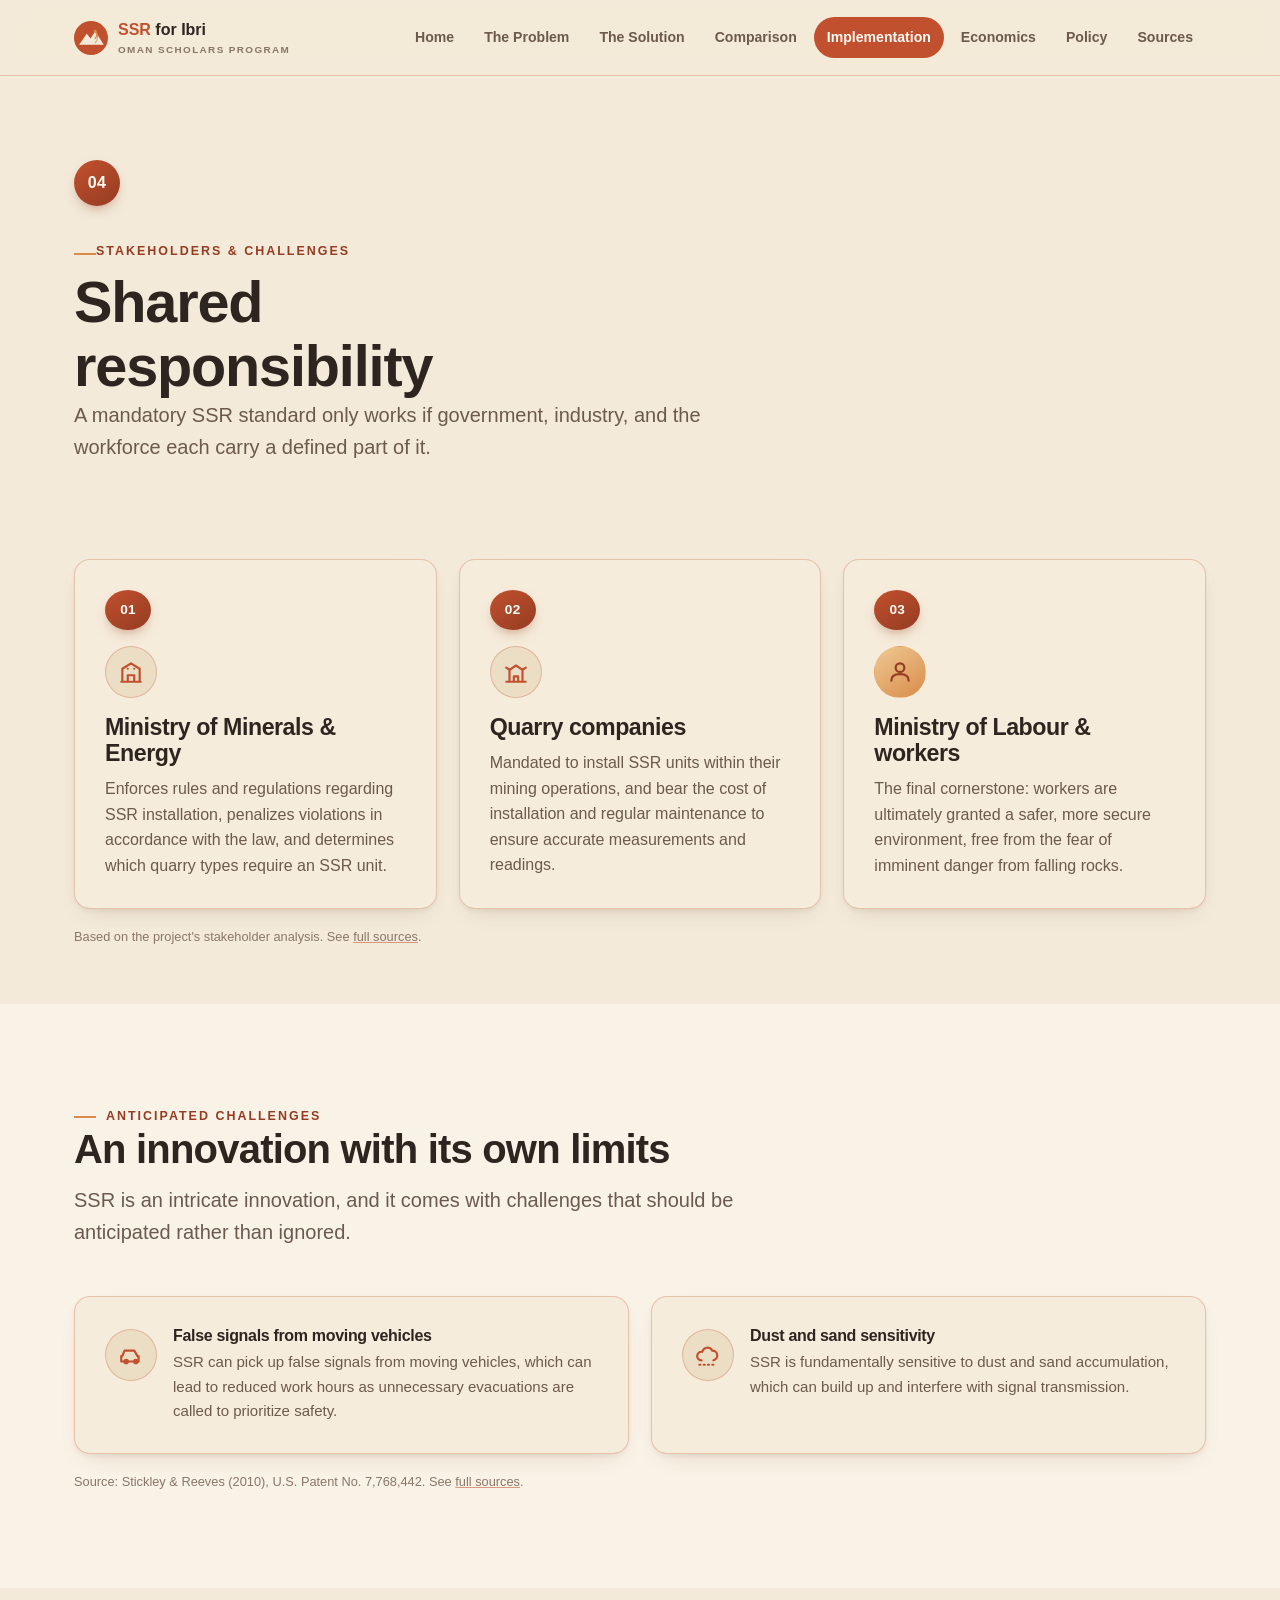
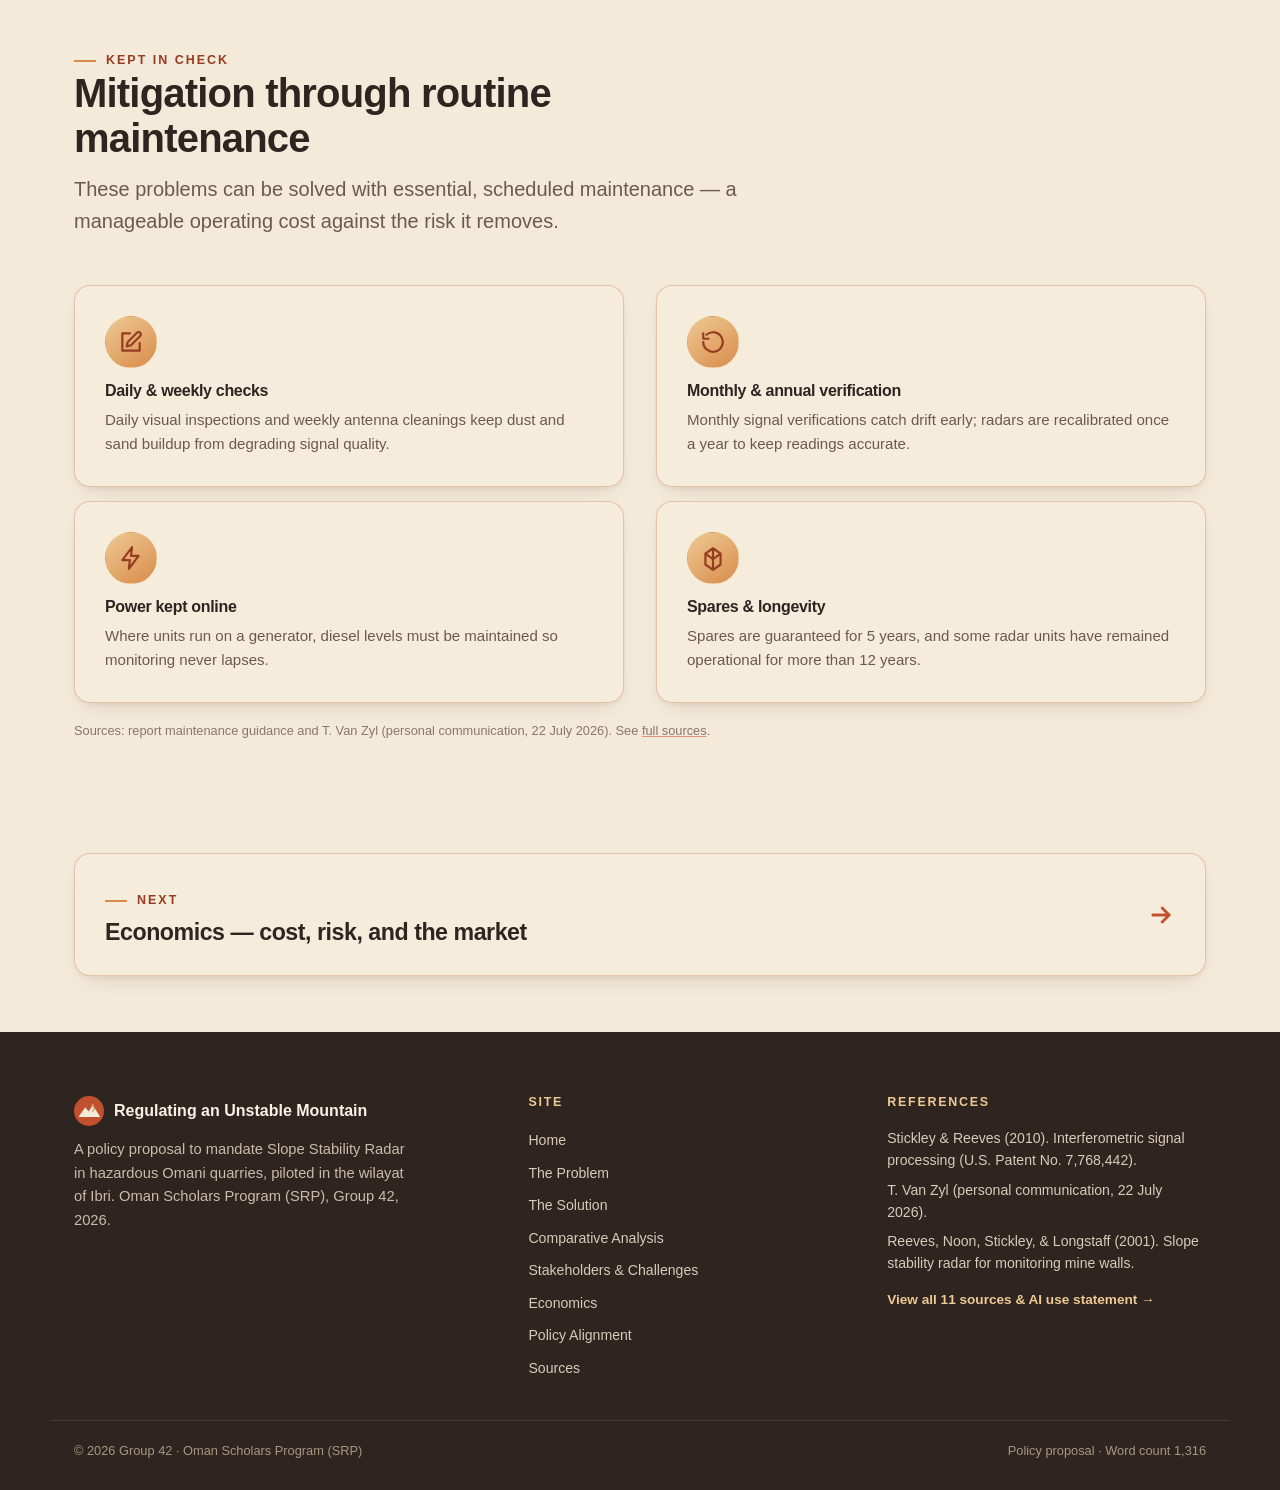
<file: implementation.html>
<!DOCTYPE html>
<html lang="en">
<head>
<meta charset="UTF-8">
<meta name="viewport" content="width=device-width, initial-scale=1.0">
<title>Stakeholders &amp; Challenges | Regulating an Unstable Mountain</title>
<meta name="description" content="Shared responsibility across the Ministry of Minerals and Energy, quarry companies, and workers — plus the challenges of false signals, dust, and how they are managed.">
<link rel="icon" href="data:image/svg+xml,%3Csvg xmlns='http://www.w3.org/2000/svg' viewBox='0 0 40 40'%3E%3Ccircle cx='20' cy='20' r='20' fill='%23C1502E'/%3E%3Cpath d='M6 27 L15 14 L20 20 L25 11 L34 27 Z' fill='%23F3EAD9'/%3E%3C/svg%3E">
<link rel="stylesheet" href="css/style.css">
</head>
<body>

<header class="site-header">
  <div class="nav-wrap">
    <a href="index.html" class="brand">
      <svg class="brand-mark" viewBox="0 0 40 40" aria-hidden="true">
        <circle cx="20" cy="20" r="20" fill="#C1502E"/>
        <path d="M6 28 L15 15 L19.5 20.5 L25 12 L35 28 Z" fill="#F3EAD9"/>
        <path d="M25 12 a6 6 0 0 1 0 8.4" stroke="#D98C4A" stroke-width="1.6" fill="none" stroke-linecap="round"/>
        <path d="M25 12 a9.5 9.5 0 0 1 0 13.6" stroke="#D98C4A" stroke-width="1.3" fill="none" stroke-linecap="round" opacity="0.75"/>
        <circle cx="25" cy="12" r="1.7" fill="#D98C4A"/>
      </svg>
      <span class="brand-text"><strong>SSR</strong> for Ibri<span class="sub">Oman Scholars Program</span></span>
    </a>
    <button class="nav-toggle" aria-label="Toggle navigation" aria-expanded="false">
      <svg viewBox="0 0 24 24" fill="none" stroke="#2E2420" stroke-width="2" stroke-linecap="round"><path d="M3 6h18M3 12h18M3 18h18"/></svg>
    </button>
    <nav class="main-nav" aria-label="Primary">
      <ul>
        <li><a href="index.html">Home</a></li>
        <li><a href="problem.html">The Problem</a></li>
        <li><a href="solution.html">The Solution</a></li>
        <li><a href="comparison.html">Comparison</a></li>
        <li><a href="implementation.html">Implementation</a></li>
        <li><a href="economics.html">Economics</a></li>
        <li><a href="policy.html">Policy</a></li>
        <li><a href="sources.html">Sources</a></li>
      </ul>
    </nav>
  </div>
</header>

<main>

  <section class="page-hero">
    <div class="container">
      <span class="badge-num">04</span>
      <span class="eyebrow" style="display:block;margin-top:16px;">Stakeholders &amp; Challenges</span>
      <h1 style="margin-top:8px;">Shared responsibility</h1>
      <p class="lede">A mandatory SSR standard only works if government, industry, and the workforce each carry a defined part of it.</p>
    </div>
  </section>

  <!-- STAKEHOLDERS -->
  <section class="tight">
    <div class="container">
      <div class="card-grid">
        <div class="card reveal" style="--i:0;">
          <span class="badge-num" style="width:40px;height:40px;font-size:0.85rem;">01</span>
          <span class="icon-chip" style="margin-top:16px;">
            <svg viewBox="0 0 24 24" fill="none" stroke="#C1502E" stroke-width="2" stroke-linecap="round" stroke-linejoin="round"><path d="M3 21h18M4 21V9l8-5 8 5v12M9 21v-6h6v6M9 9h.01M15 9h.01"/></svg>
          </span>
          <h3 style="margin-top:16px;">Ministry of Minerals &amp; Energy</h3>
          <p style="color:var(--text-muted);margin-top:10px;">Enforces rules and regulations regarding SSR installation, penalizes violations in accordance with the law, and determines which quarry types require an SSR unit.</p>
        </div>

        <div class="card reveal" style="--i:1;">
          <span class="badge-num" style="width:40px;height:40px;font-size:0.85rem;">02</span>
          <span class="icon-chip" style="margin-top:16px;">
            <svg viewBox="0 0 24 24" fill="none" stroke="#C1502E" stroke-width="2" stroke-linecap="round" stroke-linejoin="round"><path d="M3 21h18M6 21V10l6-4 6 4v11M10 21v-5h4v5M6 10 3 8M18 10l3-2"/></svg>
          </span>
          <h3 style="margin-top:16px;">Quarry companies</h3>
          <p style="color:var(--text-muted);margin-top:10px;">Mandated to install SSR units within their mining operations, and bear the cost of installation and regular maintenance to ensure accurate measurements and readings.</p>
        </div>

        <div class="card reveal" style="--i:2;">
          <span class="badge-num" style="width:40px;height:40px;font-size:0.85rem;">03</span>
          <span class="icon-chip icon-chip--amber" style="margin-top:16px;">
            <svg viewBox="0 0 24 24" fill="none" stroke="#953C22" stroke-width="2" stroke-linecap="round" stroke-linejoin="round"><path d="M4 20c0-3.5 2.5-6 8-6s8 2.5 8 6M12 12a4 4 0 1 0 0-8 4 4 0 0 0 0 8Z"/></svg>
          </span>
          <h3 style="margin-top:16px;">Ministry of Labour &amp; workers</h3>
          <p style="color:var(--text-muted);margin-top:10px;">The final cornerstone: workers are ultimately granted a safer, more secure environment, free from the fear of imminent danger from falling rocks.</p>
        </div>
      </div>
      <p class="source-note" style="margin-top:18px;">Based on the project's stakeholder analysis. See <a href="sources.html">full sources</a>.</p>
    </div>
  </section>

  <!-- CHALLENGES -->
  <section class="section-alt">
    <div class="container">
      <div class="section-head reveal">
        <span class="eyebrow">Anticipated challenges</span>
        <h2>An innovation with its own limits</h2>
        <p class="lede">SSR is an intricate innovation, and it comes with challenges that should be anticipated rather than ignored.</p>
      </div>

      <div class="card-grid cols-2 reveal">
        <div class="card">
          <div class="challenge-item">
            <span class="icon-chip">
              <svg viewBox="0 0 24 24" fill="none" stroke="#C1502E" stroke-width="2" stroke-linecap="round" stroke-linejoin="round"><path d="M3 13h1l2-5h9l3 5h1v5H3z"/><circle cx="7.5" cy="18" r="1.6"/><circle cx="16.5" cy="18" r="1.6"/></svg>
            </span>
            <div>
              <h4>False signals from moving vehicles</h4>
              <p>SSR can pick up false signals from moving vehicles, which can lead to reduced work hours as unnecessary evacuations are called to prioritize safety.</p>
            </div>
          </div>
        </div>
        <div class="card">
          <div class="challenge-item">
            <span class="icon-chip">
              <svg viewBox="0 0 24 24" fill="none" stroke="#C1502E" stroke-width="2" stroke-linecap="round" stroke-linejoin="round"><path d="M6 17a4 4 0 1 1 .7-7.94A5 5 0 0 1 16 8a4.5 4.5 0 0 1 1 8.9M4 21h1M8 21h1M12 21h1M16 21h1"/></svg>
            </span>
            <div>
              <h4>Dust and sand sensitivity</h4>
              <p>SSR is fundamentally sensitive to dust and sand accumulation, which can build up and interfere with signal transmission.</p>
            </div>
          </div>
        </div>
      </div>
      <p class="source-note" style="margin-top:18px;">Source: Stickley &amp; Reeves (2010), U.S. Patent No. 7,768,442. See <a href="sources.html">full sources</a>.</p>
    </div>
  </section>

  <!-- MITIGATIONS -->
  <section class="tight">
    <div class="container">
      <div class="section-head reveal">
        <span class="eyebrow">Kept in check</span>
        <h2>Mitigation through routine maintenance</h2>
        <p class="lede">These problems can be solved with essential, scheduled maintenance — a manageable operating cost against the risk it removes.</p>
      </div>

      <div class="two-col-list reveal">
        <div class="card">
          <span class="icon-chip icon-chip--amber"><svg viewBox="0 0 24 24" fill="none" stroke="#953C22" stroke-width="2" stroke-linecap="round" stroke-linejoin="round"><path d="M11 4H4v16h16v-7M17.5 3.5a2.1 2.1 0 0 1 3 3L12 15l-4 1 1-4Z"/></svg></span>
          <h4 style="margin-top:14px;">Daily &amp; weekly checks</h4>
          <p style="color:var(--text-muted);margin-top:8px;font-size:0.94rem;">Daily visual inspections and weekly antenna cleanings keep dust and sand buildup from degrading signal quality.</p>
        </div>
        <div class="card">
          <span class="icon-chip icon-chip--amber"><svg viewBox="0 0 24 24" fill="none" stroke="#953C22" stroke-width="2" stroke-linecap="round" stroke-linejoin="round"><path d="M3 12a9 9 0 1 0 3-6.7M3 4v5h5"/></svg></span>
          <h4 style="margin-top:14px;">Monthly &amp; annual verification</h4>
          <p style="color:var(--text-muted);margin-top:8px;font-size:0.94rem;">Monthly signal verifications catch drift early; radars are recalibrated once a year to keep readings accurate.</p>
        </div>
        <div class="card">
          <span class="icon-chip icon-chip--amber"><svg viewBox="0 0 24 24" fill="none" stroke="#953C22" stroke-width="2" stroke-linecap="round" stroke-linejoin="round"><path d="M13 2 4 14h7l-1 8 9-12h-7l1-8Z"/></svg></span>
          <h4 style="margin-top:14px;">Power kept online</h4>
          <p style="color:var(--text-muted);margin-top:8px;font-size:0.94rem;">Where units run on a generator, diesel levels must be maintained so monitoring never lapses.</p>
        </div>
        <div class="card">
          <span class="icon-chip icon-chip--amber"><svg viewBox="0 0 24 24" fill="none" stroke="#953C22" stroke-width="2" stroke-linecap="round" stroke-linejoin="round"><path d="M12 3v18M5 8l7-5 7 5M5 8v10l7 5M19 8v10l-7 5M5 8l7 5M19 8l-7 5"/></svg></span>
          <h4 style="margin-top:14px;">Spares &amp; longevity</h4>
          <p style="color:var(--text-muted);margin-top:8px;font-size:0.94rem;">Spares are guaranteed for 5 years, and some radar units have remained operational for more than 12 years.</p>
        </div>
      </div>
      <p class="source-note" style="margin-top:18px;">Sources: report maintenance guidance and T. Van Zyl (personal communication, 22 July 2026). See <a href="sources.html">full sources</a>.</p>
    </div>
  </section>

  <section class="tight">
    <div class="container">
      <a href="economics.html" class="card reveal" style="display:flex;align-items:center;justify-content:space-between;gap:20px;flex-wrap:wrap;">
        <div>
          <span class="eyebrow">Next</span>
          <h3 style="margin-top:8px;">Economics — cost, risk, and the market</h3>
        </div>
        <svg width="28" height="28" viewBox="0 0 24 24" fill="none" stroke="#C1502E" stroke-width="2.4" stroke-linecap="round"><path d="M5 12h14M13 6l6 6-6 6"/></svg>
      </a>
    </div>
  </section>

</main>

<footer class="site-footer">
  <div class="container footer-grid">
    <div>
      <div class="footer-brand">
        <svg class="brand-mark" viewBox="0 0 40 40" aria-hidden="true">
          <circle cx="20" cy="20" r="20" fill="#C1502E"/>
          <path d="M6 28 L15 15 L19.5 20.5 L25 12 L35 28 Z" fill="#F3EAD9"/>
          <path d="M25 12 a6 6 0 0 1 0 8.4" stroke="#D98C4A" stroke-width="1.6" fill="none" stroke-linecap="round"/>
          <circle cx="25" cy="12" r="1.7" fill="#D98C4A"/>
        </svg>
        Regulating an Unstable Mountain
      </div>
      <p>A policy proposal to mandate Slope Stability Radar in hazardous Omani quarries, piloted in the wilayat of Ibri. Oman Scholars Program (SRP), Group 42, 2026.</p>
    </div>
    <div>
      <h4>Site</h4>
      <nav class="footer-links">
        <a href="index.html">Home</a>
        <a href="problem.html">The Problem</a>
        <a href="solution.html">The Solution</a>
        <a href="comparison.html">Comparative Analysis</a>
        <a href="implementation.html">Stakeholders &amp; Challenges</a>
        <a href="economics.html">Economics</a>
        <a href="policy.html">Policy Alignment</a>
        <a href="sources.html">Sources</a>
      </nav>
    </div>
    <div>
      <h4>References</h4>
      <ol class="footer-refs">
        <li>Stickley &amp; Reeves (2010). Interferometric signal processing (U.S. Patent No. 7,768,442).</li>
        <li>T. Van Zyl (personal communication, 22 July 2026).</li>
        <li>Reeves, Noon, Stickley, &amp; Longstaff (2001). Slope stability radar for monitoring mine walls.</li>
      </ol>
      <a href="sources.html" style="display:inline-block;margin-top:10px;font-weight:700;color:var(--amber-light);font-size:0.85rem;">View all 11 sources &amp; AI use statement →</a>
    </div>
  </div>
  <div class="container footer-bottom">
    <span>&copy; <span data-year></span> Group 42 &middot; Oman Scholars Program (SRP)</span>
    <span>Policy proposal · Word count 1,316</span>
  </div>
</footer>

<script src="js/script.js"></script>
</body>
</html>
</file>
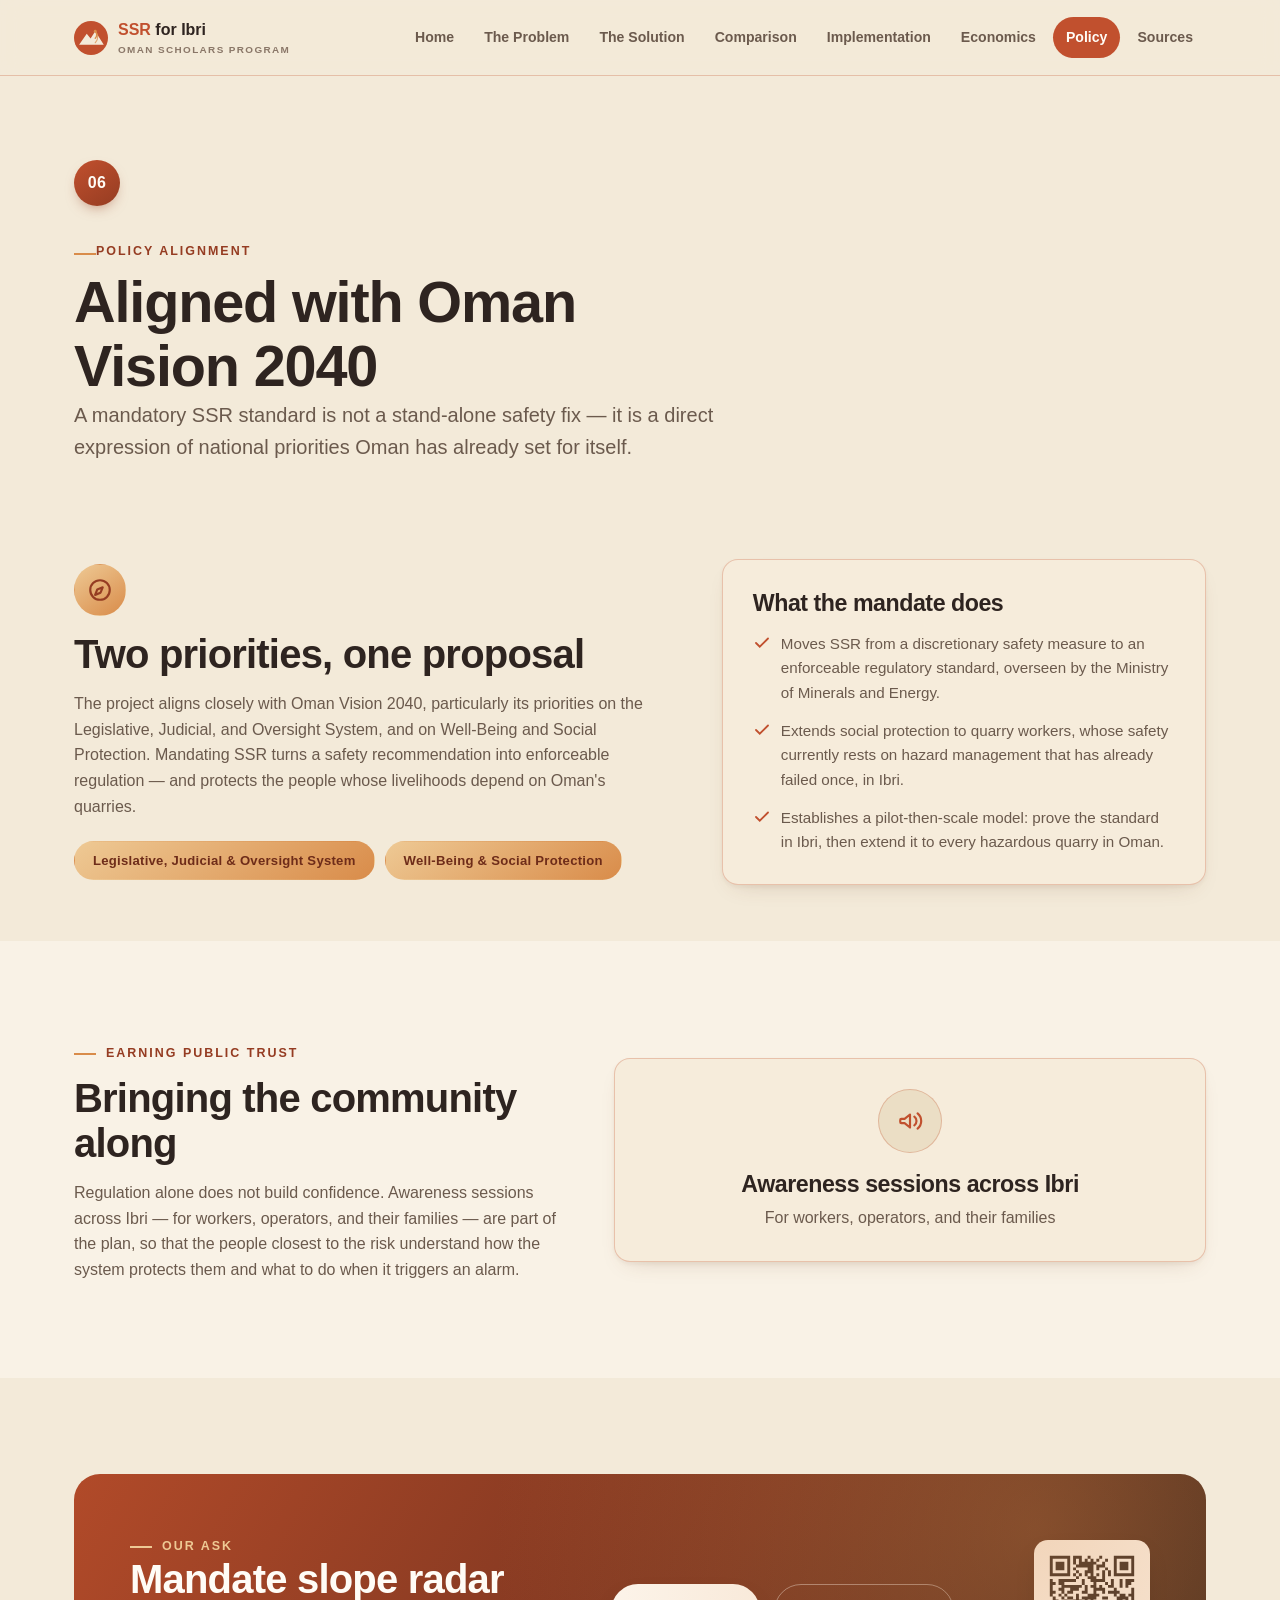
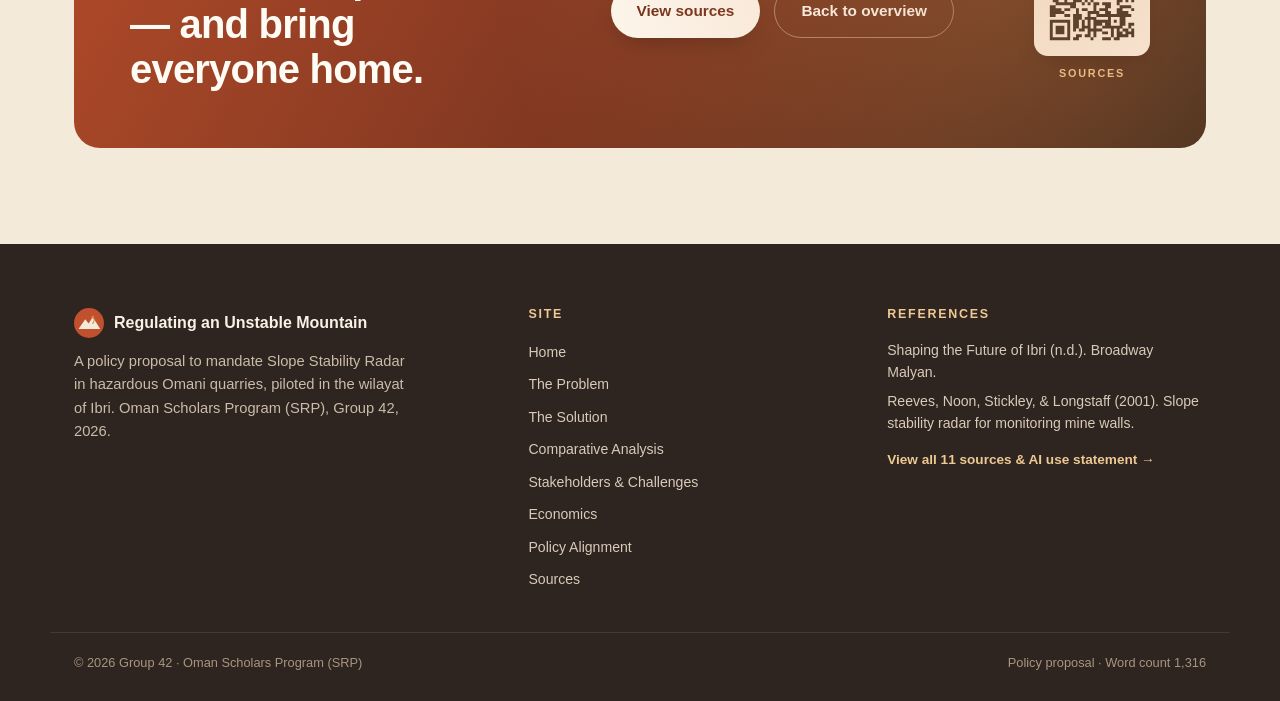
<file: policy.html>
<!DOCTYPE html>
<html lang="en">
<head>
<meta charset="UTF-8">
<meta name="viewport" content="width=device-width, initial-scale=1.0">
<title>Policy Alignment | Regulating an Unstable Mountain</title>
<meta name="description" content="How a mandatory SSR standard advances Oman Vision 2040, and how Ibri's community earns trust in the system.">
<link rel="icon" href="data:image/svg+xml,%3Csvg xmlns='http://www.w3.org/2000/svg' viewBox='0 0 40 40'%3E%3Ccircle cx='20' cy='20' r='20' fill='%23C1502E'/%3E%3Cpath d='M6 27 L15 14 L20 20 L25 11 L34 27 Z' fill='%23F3EAD9'/%3E%3C/svg%3E">
<link rel="stylesheet" href="css/style.css">
</head>
<body>

<header class="site-header">
  <div class="nav-wrap">
    <a href="index.html" class="brand">
      <svg class="brand-mark" viewBox="0 0 40 40" aria-hidden="true">
        <circle cx="20" cy="20" r="20" fill="#C1502E"/>
        <path d="M6 28 L15 15 L19.5 20.5 L25 12 L35 28 Z" fill="#F3EAD9"/>
        <path d="M25 12 a6 6 0 0 1 0 8.4" stroke="#D98C4A" stroke-width="1.6" fill="none" stroke-linecap="round"/>
        <path d="M25 12 a9.5 9.5 0 0 1 0 13.6" stroke="#D98C4A" stroke-width="1.3" fill="none" stroke-linecap="round" opacity="0.75"/>
        <circle cx="25" cy="12" r="1.7" fill="#D98C4A"/>
      </svg>
      <span class="brand-text"><strong>SSR</strong> for Ibri<span class="sub">Oman Scholars Program</span></span>
    </a>
    <button class="nav-toggle" aria-label="Toggle navigation" aria-expanded="false">
      <svg viewBox="0 0 24 24" fill="none" stroke="#2E2420" stroke-width="2" stroke-linecap="round"><path d="M3 6h18M3 12h18M3 18h18"/></svg>
    </button>
    <nav class="main-nav" aria-label="Primary">
      <ul>
        <li><a href="index.html">Home</a></li>
        <li><a href="problem.html">The Problem</a></li>
        <li><a href="solution.html">The Solution</a></li>
        <li><a href="comparison.html">Comparison</a></li>
        <li><a href="implementation.html">Implementation</a></li>
        <li><a href="economics.html">Economics</a></li>
        <li><a href="policy.html">Policy</a></li>
        <li><a href="sources.html">Sources</a></li>
      </ul>
    </nav>
  </div>
</header>

<main>

  <section class="page-hero">
    <div class="container">
      <span class="badge-num">06</span>
      <span class="eyebrow" style="display:block;margin-top:16px;">Policy Alignment</span>
      <h1 style="margin-top:8px;">Aligned with Oman Vision 2040</h1>
      <p class="lede">A mandatory SSR standard is not a stand-alone safety fix — it is a direct expression of national priorities Oman has already set for itself.</p>
    </div>
  </section>

  <!-- VISION 2040 -->
  <section class="tight">
    <div class="container grid-2 reveal">
      <div>
        <span class="icon-chip icon-chip--amber">
          <svg viewBox="0 0 24 24" fill="none" stroke="#953C22" stroke-width="2" stroke-linecap="round" stroke-linejoin="round"><circle cx="12" cy="12" r="9"/><path d="m14.5 9.5-2 5-5 2 2-5 5-2Z"/></svg>
        </span>
        <h2 style="margin-top:16px;">Two priorities, one proposal</h2>
        <p style="margin-top:14px;color:var(--text-muted);">The project aligns closely with Oman Vision 2040, particularly its priorities on the Legislative, Judicial, and Oversight System, and on Well-Being and Social Protection. Mandating SSR turns a safety recommendation into enforceable regulation — and protects the people whose livelihoods depend on Oman's quarries.</p>
        <div class="pill-row" style="margin-top:22px;">
          <span class="pill pill--solid">Legislative, Judicial &amp; Oversight System</span>
          <span class="pill pill--solid">Well-Being &amp; Social Protection</span>
        </div>
      </div>

      <div class="card">
        <h3>What the mandate does</h3>
        <ul style="display:flex;flex-direction:column;gap:14px;margin-top:16px;">
          <li style="display:flex;gap:10px;align-items:flex-start;color:var(--text-muted);font-size:0.95rem;">
            <svg width="18" height="18" viewBox="0 0 24 24" fill="none" stroke="#C1502E" stroke-width="2.4" stroke-linecap="round" style="margin-top:2px;flex:none;"><path d="M20 6 9 17l-5-5"/></svg>
            Moves SSR from a discretionary safety measure to an enforceable regulatory standard, overseen by the Ministry of Minerals and Energy.
          </li>
          <li style="display:flex;gap:10px;align-items:flex-start;color:var(--text-muted);font-size:0.95rem;">
            <svg width="18" height="18" viewBox="0 0 24 24" fill="none" stroke="#C1502E" stroke-width="2.4" stroke-linecap="round" style="margin-top:2px;flex:none;"><path d="M20 6 9 17l-5-5"/></svg>
            Extends social protection to quarry workers, whose safety currently rests on hazard management that has already failed once, in Ibri.
          </li>
          <li style="display:flex;gap:10px;align-items:flex-start;color:var(--text-muted);font-size:0.95rem;">
            <svg width="18" height="18" viewBox="0 0 24 24" fill="none" stroke="#C1502E" stroke-width="2.4" stroke-linecap="round" style="margin-top:2px;flex:none;"><path d="M20 6 9 17l-5-5"/></svg>
            Establishes a pilot-then-scale model: prove the standard in Ibri, then extend it to every hazardous quarry in Oman.
          </li>
        </ul>
      </div>
    </div>
  </section>

  <!-- PUBLIC TRUST -->
  <section class="section-alt">
    <div class="container">
      <div class="grid-2 reverse reveal">
        <div>
          <span class="eyebrow">Earning public trust</span>
          <h2 style="margin-top:12px;">Bringing the community along</h2>
          <p style="margin-top:14px;color:var(--text-muted);">Regulation alone does not build confidence. Awareness sessions across Ibri — for workers, operators, and their families — are part of the plan, so that the people closest to the risk understand how the system protects them and what to do when it triggers an alarm.</p>
        </div>
        <div class="card" style="text-align:center;">
          <span class="icon-chip" style="margin-inline:auto;width:64px;height:64px;">
            <svg width="32" height="32" viewBox="0 0 24 24" fill="none" stroke="#C1502E" stroke-width="2" stroke-linecap="round" stroke-linejoin="round"><path d="M3 11v2a1 1 0 0 0 1 1h3l5 4V6L7 10H4a1 1 0 0 0-1 1Z"/><path d="M16 8a5 5 0 0 1 0 8M19 5a9 9 0 0 1 0 14"/></svg>
          </span>
          <h3 style="margin-top:18px;">Awareness sessions across Ibri</h3>
          <p style="color:var(--text-muted);margin-top:8px;">For workers, operators, and their families</p>
        </div>
      </div>
    </div>
  </section>

  <!-- CTA -->
  <section>
    <div class="container">
      <div class="cta-banner reveal">
        <div>
          <span class="eyebrow">Our ask</span>
          <h2>Mandate slope radar — and bring everyone home.</h2>
        </div>
        <div class="cta-actions">
          <a href="sources.html" class="btn btn--primary">View sources</a>
          <a href="index.html" class="btn" style="border:1.5px solid rgba(255,255,255,0.4);color:#fff;">Back to overview</a>
        </div>
        <div class="qr-box">
          <div class="qr-frame" data-qr-target data-qr-size="96"></div>
          <span class="qr-caption">Sources</span>
        </div>
      </div>
    </div>
  </section>

</main>

<footer class="site-footer">
  <div class="container footer-grid">
    <div>
      <div class="footer-brand">
        <svg class="brand-mark" viewBox="0 0 40 40" aria-hidden="true">
          <circle cx="20" cy="20" r="20" fill="#C1502E"/>
          <path d="M6 28 L15 15 L19.5 20.5 L25 12 L35 28 Z" fill="#F3EAD9"/>
          <path d="M25 12 a6 6 0 0 1 0 8.4" stroke="#D98C4A" stroke-width="1.6" fill="none" stroke-linecap="round"/>
          <circle cx="25" cy="12" r="1.7" fill="#D98C4A"/>
        </svg>
        Regulating an Unstable Mountain
      </div>
      <p>A policy proposal to mandate Slope Stability Radar in hazardous Omani quarries, piloted in the wilayat of Ibri. Oman Scholars Program (SRP), Group 42, 2026.</p>
    </div>
    <div>
      <h4>Site</h4>
      <nav class="footer-links">
        <a href="index.html">Home</a>
        <a href="problem.html">The Problem</a>
        <a href="solution.html">The Solution</a>
        <a href="comparison.html">Comparative Analysis</a>
        <a href="implementation.html">Stakeholders &amp; Challenges</a>
        <a href="economics.html">Economics</a>
        <a href="policy.html">Policy Alignment</a>
        <a href="sources.html">Sources</a>
      </nav>
    </div>
    <div>
      <h4>References</h4>
      <ol class="footer-refs">
        <li>Shaping the Future of Ibri (n.d.). Broadway Malyan.</li>
        <li>Reeves, Noon, Stickley, &amp; Longstaff (2001). Slope stability radar for monitoring mine walls.</li>
      </ol>
      <a href="sources.html" style="display:inline-block;margin-top:10px;font-weight:700;color:var(--amber-light);font-size:0.85rem;">View all 11 sources &amp; AI use statement →</a>
    </div>
  </div>
  <div class="container footer-bottom">
    <span>&copy; <span data-year></span> Group 42 &middot; Oman Scholars Program (SRP)</span>
    <span>Policy proposal · Word count 1,316</span>
  </div>
</footer>

<script src="js/qrcode.lib.js"></script>
<script src="js/qrcode-render.js"></script>
<script src="js/script.js"></script>
</body>
</html>
</file>
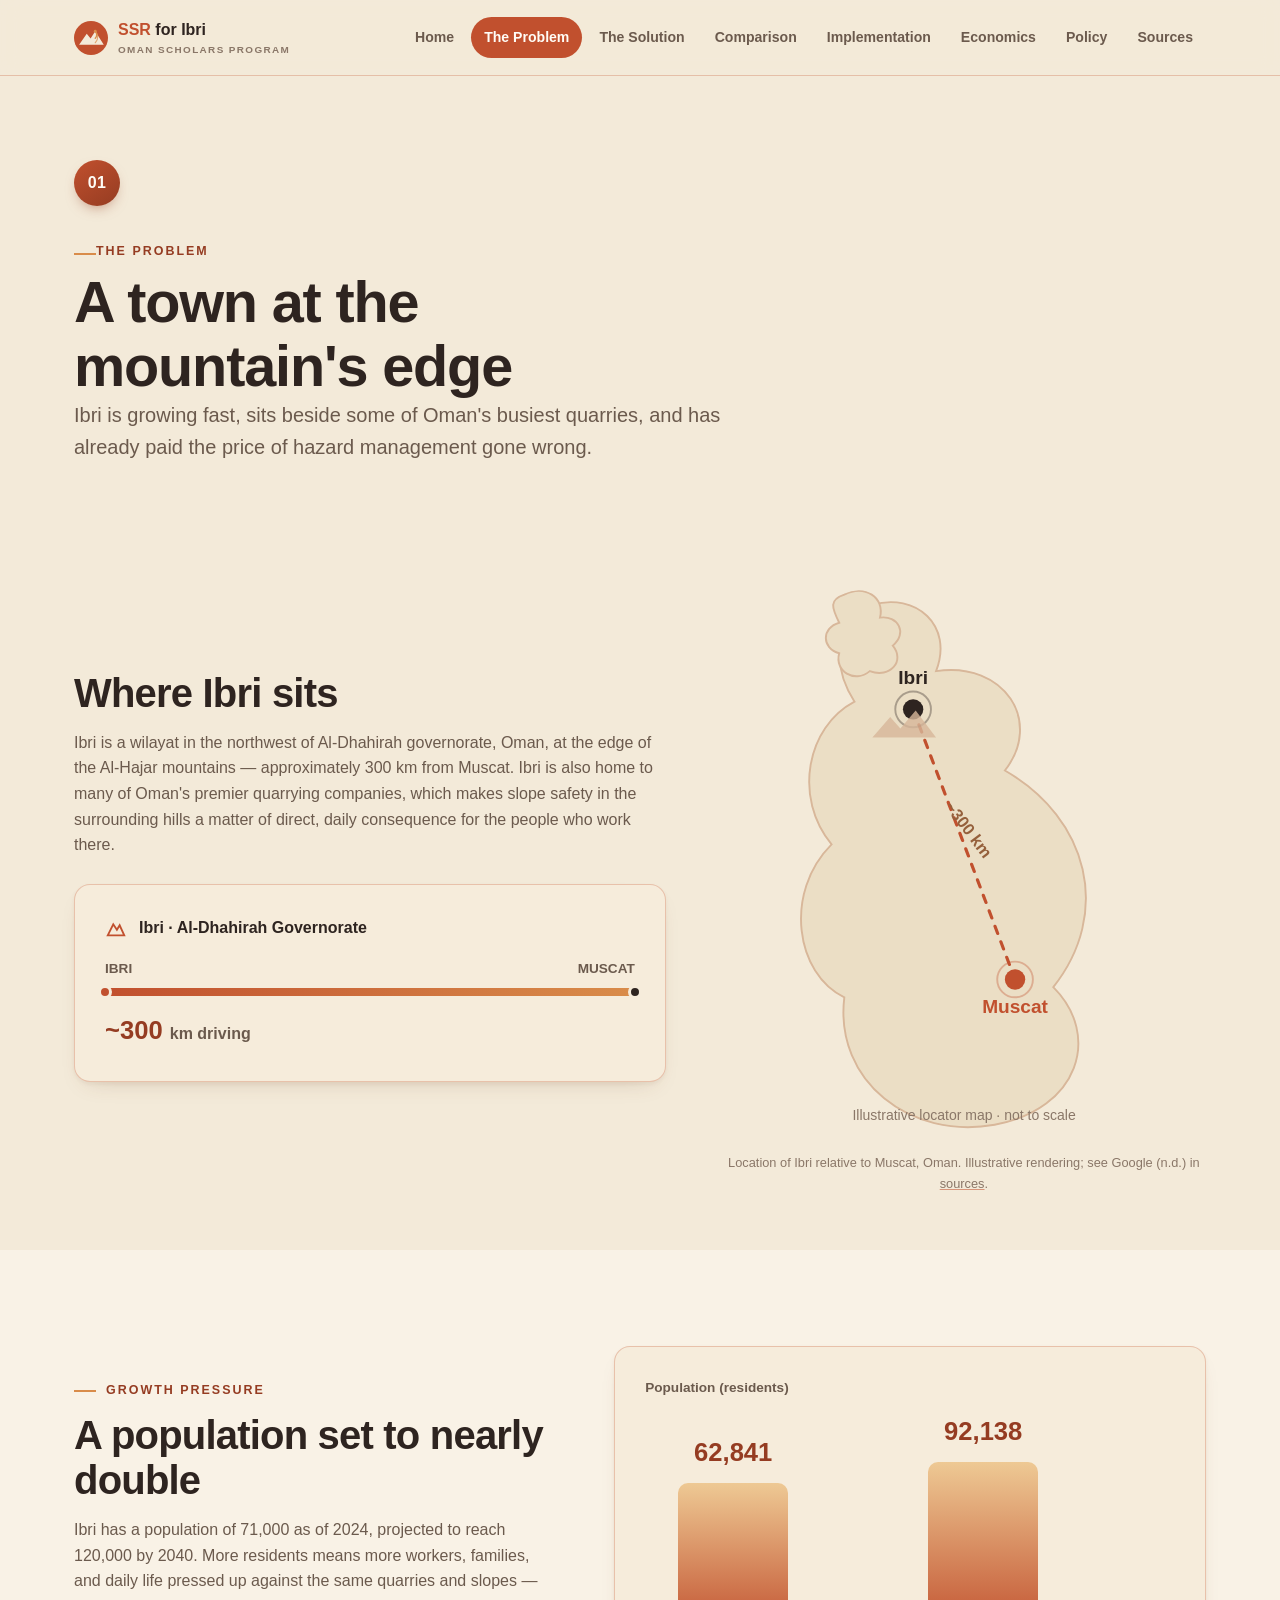
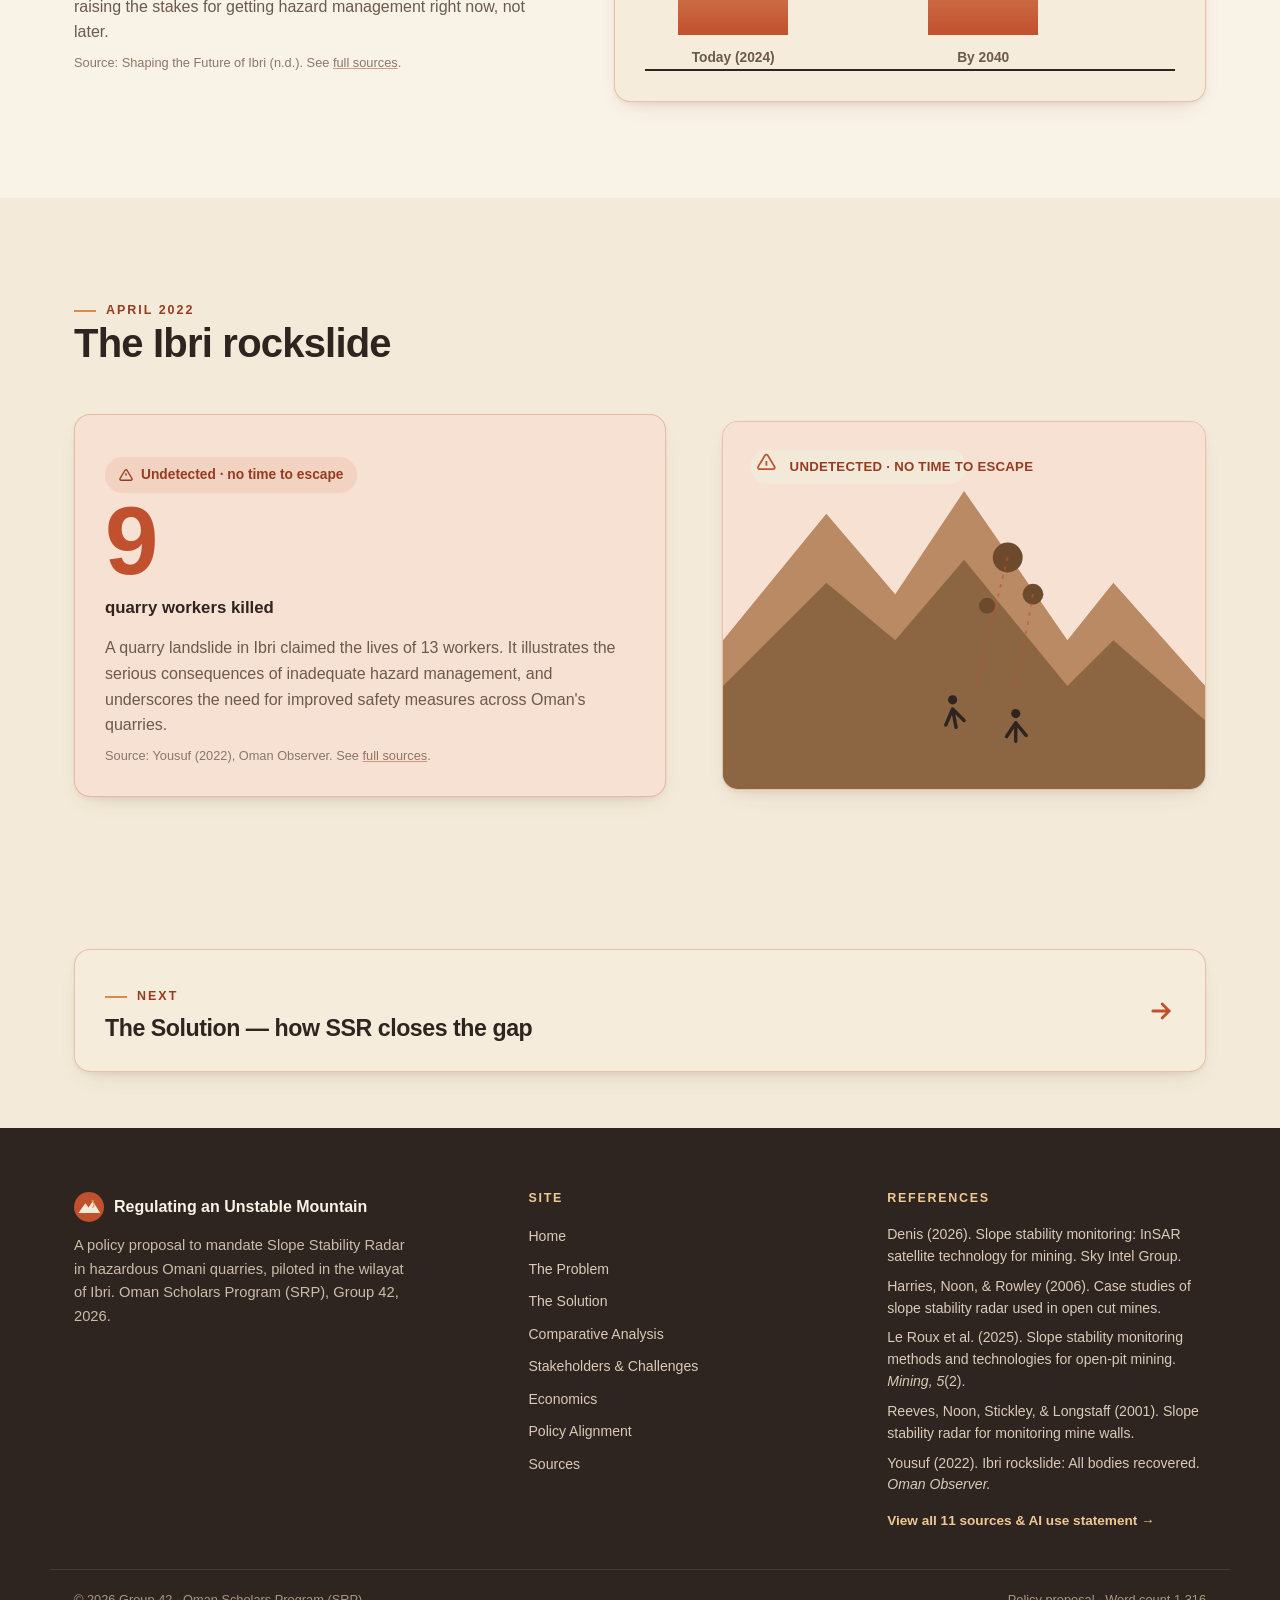
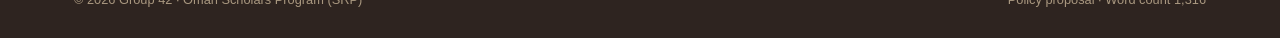
<file: problem.html>
<!DOCTYPE html>
<html lang="en">
<head>
<meta charset="UTF-8">
<meta name="viewport" content="width=device-width, initial-scale=1.0">
<title>The Problem | Regulating an Unstable Mountain</title>
<meta name="description" content="Ibri sits at the edge of the Al-Hajar mountains and is home to many of Oman's premier quarrying companies. The 2022 rockslide killed 13 workers with no warning.">
<link rel="icon" href="data:image/svg+xml,%3Csvg xmlns='http://www.w3.org/2000/svg' viewBox='0 0 40 40'%3E%3Ccircle cx='20' cy='20' r='20' fill='%23C1502E'/%3E%3Cpath d='M6 27 L15 14 L20 20 L25 11 L34 27 Z' fill='%23F3EAD9'/%3E%3C/svg%3E">
<link rel="stylesheet" href="css/style.css">
</head>
<body>

<header class="site-header">
  <div class="nav-wrap">
    <a href="index.html" class="brand">
      <svg class="brand-mark" viewBox="0 0 40 40" aria-hidden="true">
        <circle cx="20" cy="20" r="20" fill="#C1502E"/>
        <path d="M6 28 L15 15 L19.5 20.5 L25 12 L35 28 Z" fill="#F3EAD9"/>
        <path d="M25 12 a6 6 0 0 1 0 8.4" stroke="#D98C4A" stroke-width="1.6" fill="none" stroke-linecap="round"/>
        <path d="M25 12 a9.5 9.5 0 0 1 0 13.6" stroke="#D98C4A" stroke-width="1.3" fill="none" stroke-linecap="round" opacity="0.75"/>
        <circle cx="25" cy="12" r="1.7" fill="#D98C4A"/>
      </svg>
      <span class="brand-text"><strong>SSR</strong> for Ibri<span class="sub">Oman Scholars Program</span></span>
    </a>
    <button class="nav-toggle" aria-label="Toggle navigation" aria-expanded="false">
      <svg viewBox="0 0 24 24" fill="none" stroke="#2E2420" stroke-width="2" stroke-linecap="round"><path d="M3 6h18M3 12h18M3 18h18"/></svg>
    </button>
    <nav class="main-nav" aria-label="Primary">
      <ul>
        <li><a href="index.html">Home</a></li>
        <li><a href="problem.html">The Problem</a></li>
        <li><a href="solution.html">The Solution</a></li>
        <li><a href="comparison.html">Comparison</a></li>
        <li><a href="implementation.html">Implementation</a></li>
        <li><a href="economics.html">Economics</a></li>
        <li><a href="policy.html">Policy</a></li>
        <li><a href="sources.html">Sources</a></li>
      </ul>
    </nav>
  </div>
</header>

<main>

  <!-- PAGE HERO -->
  <section class="page-hero">
    <div class="container">
      <span class="badge-num">01</span>
      <span class="eyebrow" style="display:block;margin-top:16px;">The Problem</span>
      <h1 style="margin-top:8px;">A town at the mountain's edge</h1>
      <p class="lede">Ibri is growing fast, sits beside some of Oman's busiest quarries, and has already paid the price of hazard management gone wrong.</p>
    </div>
  </section>

  <!-- IBRI FACTS + MAP -->
  <section class="tight">
    <div class="container grid-2 reveal">
      <div>
        <h2>Where Ibri sits</h2>
        <p style="margin-top:14px;color:var(--text-muted);">Ibri is a wilayat in the northwest of Al-Dhahirah governorate, Oman, at the edge of the Al-Hajar mountains — approximately 300&nbsp;km from Muscat. Ibri is also home to many of Oman's premier quarrying companies, which makes slope safety in the surrounding hills a matter of direct, daily consequence for the people who work there.</p>

        <div class="card" style="margin-top:26px;">
          <div style="display:flex;align-items:center;gap:12px;">
            <svg width="22" height="22" viewBox="0 0 24 24" fill="none" stroke="#C1502E" stroke-width="2"><path d="M3 20 9 8l4 6 3-5 5 11H3Z"/></svg>
            <strong>Ibri &middot; Al-Dhahirah Governorate</strong>
          </div>
          <div style="display:flex;justify-content:space-between;align-items:center;margin-top:18px;font-size:0.85rem;font-weight:700;color:var(--text-muted);">
            <span>IBRI</span><span>MUSCAT</span>
          </div>
          <div style="position:relative;height:8px;background:var(--cream-deep);border-radius:99px;margin-top:8px;">
            <div style="position:absolute;left:0;top:0;bottom:0;width:100%;background:linear-gradient(90deg,#C1502E,#D98C4A);border-radius:99px;"></div>
            <div style="position:absolute;left:0;top:50%;transform:translate(-50%,-50%);width:14px;height:14px;border-radius:50%;background:#C1502E;border:3px solid #F6ECDB;"></div>
            <div style="position:absolute;right:0;top:50%;transform:translate(50%,-50%);width:14px;height:14px;border-radius:50%;background:#2E2420;border:3px solid #F6ECDB;"></div>
          </div>
          <div style="margin-top:14px;font-size:1.6rem;font-weight:800;color:var(--rust-dark);">~300 <span style="font-size:1rem;font-weight:600;color:var(--text-muted);">km driving</span></div>
        </div>
      </div>

      <!-- Illustrative SVG map -->
      <figure>
        <svg viewBox="0 0 380 460" role="img" aria-labelledby="mapTitle mapDesc" style="width:100%;height:auto;">
          <title id="mapTitle">Illustrative locator map of Oman</title>
          <desc id="mapDesc">A stylized outline of Oman showing Ibri inland near the Al-Hajar mountains and Muscat on the coast, connected by a dashed route.</desc>
          <path d="M118,36 C152,26 182,52 168,88 C222,80 252,128 222,166 C288,204 306,278 260,336 C298,374 280,432 214,444 C148,456 88,410 96,344 C58,326 48,262 86,224 C56,188 66,132 104,112 C86,84 88,54 118,36 Z" fill="#EBDEC5" stroke="#D8B79A" stroke-width="1.5"/>
          <path d="M96,28 C112,20 128,30 124,46 C138,44 146,58 134,68 C144,80 132,94 116,88 C104,98 88,88 92,74 C78,70 78,54 92,50 C86,38 84,32 96,28 Z" fill="#EBDEC5" stroke="#D8B79A" stroke-width="1.5"/>

          <line x1="150" y1="118" x2="230" y2="330" stroke-dasharray="6 7" stroke="#C1502E" stroke-width="2.5" stroke-linecap="round"/>

          <g>
            <circle cx="150" cy="118" r="8" fill="#2E2420"/>
            <circle cx="150" cy="118" r="14" fill="none" stroke="#2E2420" stroke-width="1.5" opacity="0.35"/>
            <text x="150" y="98" text-anchor="middle" font-size="15" font-weight="700" fill="#2E2420">Ibri</text>
            <path d="M118,140 l14,-16 8,9 12,-14 16,21 z" fill="#D8B79A" opacity="0.8"/>
          </g>

          <g>
            <circle cx="230" cy="330" r="8" fill="#C1502E"/>
            <circle cx="230" cy="330" r="14" fill="none" stroke="#C1502E" stroke-width="1.5" opacity="0.35"/>
            <text x="230" y="356" text-anchor="middle" font-size="15" font-weight="700" fill="#C1502E">Muscat</text>
          </g>

          <text x="190" y="215" text-anchor="middle" font-size="13" font-weight="700" fill="#95603C" transform="rotate(53 190 215)">~300 km</text>

          <text x="190" y="440" text-anchor="middle" font-size="11" fill="#8A7768">Illustrative locator map &middot; not to scale</text>
        </svg>
        <figcaption class="source-note center-text">Location of Ibri relative to Muscat, Oman. Illustrative rendering; see Google (n.d.) in <a href="sources.html">sources</a>.</figcaption>
      </figure>
    </div>
  </section>

  <!-- POPULATION CHART -->
  <section class="section-alt">
    <div class="container">
      <div class="grid-2 reverse reveal">
        <div>
          <span class="eyebrow">Growth pressure</span>
          <h2 style="margin-top:12px;">A population set to nearly double</h2>
          <p style="margin-top:14px;color:var(--text-muted);">Ibri has a population of 71,000 as of 2024, projected to reach 120,000 by 2040. More residents means more workers, families, and daily life pressed up against the same quarries and slopes — raising the stakes for getting hazard management right now, not later.</p>
          <p class="source-note">Source: Shaping the Future of Ibri (n.d.). See <a href="sources.html">full sources</a>.</p>
        </div>

        <div class="card">
          <div class="chart-meta">
            <span style="font-weight:700;color:var(--text-muted);font-size:0.85rem;">Population (residents)</span>
          </div>
          <div class="bar-chart">
            <div class="bar-col" style="--i:0">
              <span class="bar-value" data-countup="71000" data-duration="1200">0</span>
              <div class="bar" style="--bar-h:59%;"></div>
              <span class="bar-label">Today (2024)</span>
            </div>
            <div class="bar-col" style="--i:1">
              <span class="bar-value" data-countup="120000" data-duration="1600">0</span>
              <div class="bar" style="--bar-h:100%;"></div>
              <span class="bar-label">By 2040</span>
            </div>
          </div>
        </div>
      </div>
    </div>
  </section>

  <!-- ROCKSLIDE -->
  <section>
    <div class="container">
      <div class="section-head reveal">
        <span class="eyebrow">April 2022</span>
        <h2>The Ibri rockslide</h2>
      </div>

      <div class="grid-2 reveal">
        <div class="card card--alert">
          <span class="stat-sub">
            <svg width="14" height="14" viewBox="0 0 24 24" fill="none" stroke="currentColor" stroke-width="2.4"><path d="M12 9v4m0 4h.01M10.29 3.86 1.82 18a2 2 0 0 0 1.71 3h16.94a2 2 0 0 0 1.71-3L13.71 3.86a2 2 0 0 0-3.42 0Z"/></svg>
            Undetected · no time to escape
          </span>
          <div class="stat-figure" data-countup="13" data-duration="1400">0</div>
          <div class="stat-label">quarry workers killed</div>
          <p style="margin-top:14px;color:var(--text-muted);">A quarry landslide in Ibri claimed the lives of 13 workers. It illustrates the serious consequences of inadequate hazard management, and underscores the need for improved safety measures across Oman's quarries.</p>
          <p class="source-note">Source: Yousuf (2022), Oman Observer. See <a href="sources.html">full sources</a>.</p>
        </div>

        <figure class="card card--flush">
          <svg viewBox="0 0 420 320" role="img" aria-labelledby="slideTitle" style="width:100%;height:auto;">
            <title id="slideTitle">Illustration of a rockslide with no early-warning system</title>
            <rect width="420" height="320" fill="#F7E1D2"/>
            <path d="M0,320 L0,190 L90,80 L150,150 L210,60 L300,190 L340,140 L420,230 L420,320 Z" fill="#B98A63"/>
            <path d="M0,320 L0,230 L90,140 L150,190 L210,120 L300,230 L340,190 L420,260 L420,320 Z" fill="#8C6642"/>

            <g>
              <circle cx="248" cy="118" r="13" fill="#6E4A2C"/>
              <circle cx="270" cy="150" r="9" fill="#6E4A2C"/>
              <circle cx="230" cy="160" r="7" fill="#6E4A2C"/>
              <line x1="248" y1="118" x2="220" y2="230" stroke="#C1502E" stroke-width="1.5" stroke-dasharray="3 5" opacity="0.7"/>
              <line x1="270" y1="150" x2="255" y2="235" stroke="#C1502E" stroke-width="1.5" stroke-dasharray="3 5" opacity="0.7"/>
            </g>

            <g stroke="#2E2420" stroke-width="3" stroke-linecap="round" fill="none">
              <path d="M200,250 l-6,14 M200,250 l10,10 M200,250 l3,16"/>
              <circle cx="200" cy="242" r="4" fill="#2E2420" stroke="none"/>
              <path d="M255,262 l-8,12 M255,262 l9,11 M255,262 l0,16"/>
              <circle cx="255" cy="254" r="4" fill="#2E2420" stroke="none"/>
            </g>

            <g transform="translate(24,24)">
              <rect x="0" y="0" width="188" height="30" rx="15" fill="#F3EAD9" opacity="0.92"/>
              <path d="M14 10v6m0 4h.01M12.3 2.9 3.8 17a2 2 0 0 0 1.7 3h16.9a2 2 0 0 0 1.7-3L15.7 2.9a2 2 0 0 0-3.4 0Z" transform="translate(4,3) scale(0.7)" fill="none" stroke="#C1502E" stroke-width="2.2"/>
              <text x="34" y="19" font-size="11.5" font-weight="700" fill="#953C22" letter-spacing="0.02em">UNDETECTED &middot; NO TIME TO ESCAPE</text>
            </g>
          </svg>
        </figure>
      </div>
    </div>
  </section>

  <!-- NEXT -->
  <section class="tight">
    <div class="container">
      <a href="solution.html" class="card reveal" style="display:flex;align-items:center;justify-content:space-between;gap:20px;flex-wrap:wrap;">
        <div>
          <span class="eyebrow">Next</span>
          <h3 style="margin-top:8px;">The Solution — how SSR closes the gap</h3>
        </div>
        <svg width="28" height="28" viewBox="0 0 24 24" fill="none" stroke="#C1502E" stroke-width="2.4" stroke-linecap="round"><path d="M5 12h14M13 6l6 6-6 6"/></svg>
      </a>
    </div>
  </section>

</main>

<footer class="site-footer">
  <div class="container footer-grid">
    <div>
      <div class="footer-brand">
        <svg class="brand-mark" viewBox="0 0 40 40" aria-hidden="true">
          <circle cx="20" cy="20" r="20" fill="#C1502E"/>
          <path d="M6 28 L15 15 L19.5 20.5 L25 12 L35 28 Z" fill="#F3EAD9"/>
          <path d="M25 12 a6 6 0 0 1 0 8.4" stroke="#D98C4A" stroke-width="1.6" fill="none" stroke-linecap="round"/>
          <circle cx="25" cy="12" r="1.7" fill="#D98C4A"/>
        </svg>
        Regulating an Unstable Mountain
      </div>
      <p>A policy proposal to mandate Slope Stability Radar in hazardous Omani quarries, piloted in the wilayat of Ibri. Oman Scholars Program (SRP), Group 42, 2026.</p>
    </div>
    <div>
      <h4>Site</h4>
      <nav class="footer-links">
        <a href="index.html">Home</a>
        <a href="problem.html">The Problem</a>
        <a href="solution.html">The Solution</a>
        <a href="comparison.html">Comparative Analysis</a>
        <a href="implementation.html">Stakeholders &amp; Challenges</a>
        <a href="economics.html">Economics</a>
        <a href="policy.html">Policy Alignment</a>
        <a href="sources.html">Sources</a>
      </nav>
    </div>
    <div>
      <h4>References</h4>
      <ol class="footer-refs">
        <li>Denis (2026). Slope stability monitoring: InSAR satellite technology for mining. Sky Intel Group.</li>
        <li>Harries, Noon, &amp; Rowley (2006). Case studies of slope stability radar used in open cut mines.</li>
        <li>Le Roux et al. (2025). Slope stability monitoring methods and technologies for open-pit mining. <em>Mining, 5</em>(2).</li>
        <li>Reeves, Noon, Stickley, &amp; Longstaff (2001). Slope stability radar for monitoring mine walls.</li>
        <li>Yousuf (2022). Ibri rockslide: All bodies recovered. <em>Oman Observer.</em></li>
      </ol>
      <a href="sources.html" style="display:inline-block;margin-top:10px;font-weight:700;color:var(--amber-light);font-size:0.85rem;">View all 11 sources &amp; AI use statement →</a>
    </div>
  </div>
  <div class="container footer-bottom">
    <span>&copy; <span data-year></span> Group 42 &middot; Oman Scholars Program (SRP)</span>
    <span>Policy proposal · Word count 1,316</span>
  </div>
</footer>

<script src="js/script.js"></script>
</body>
</html>
</file>
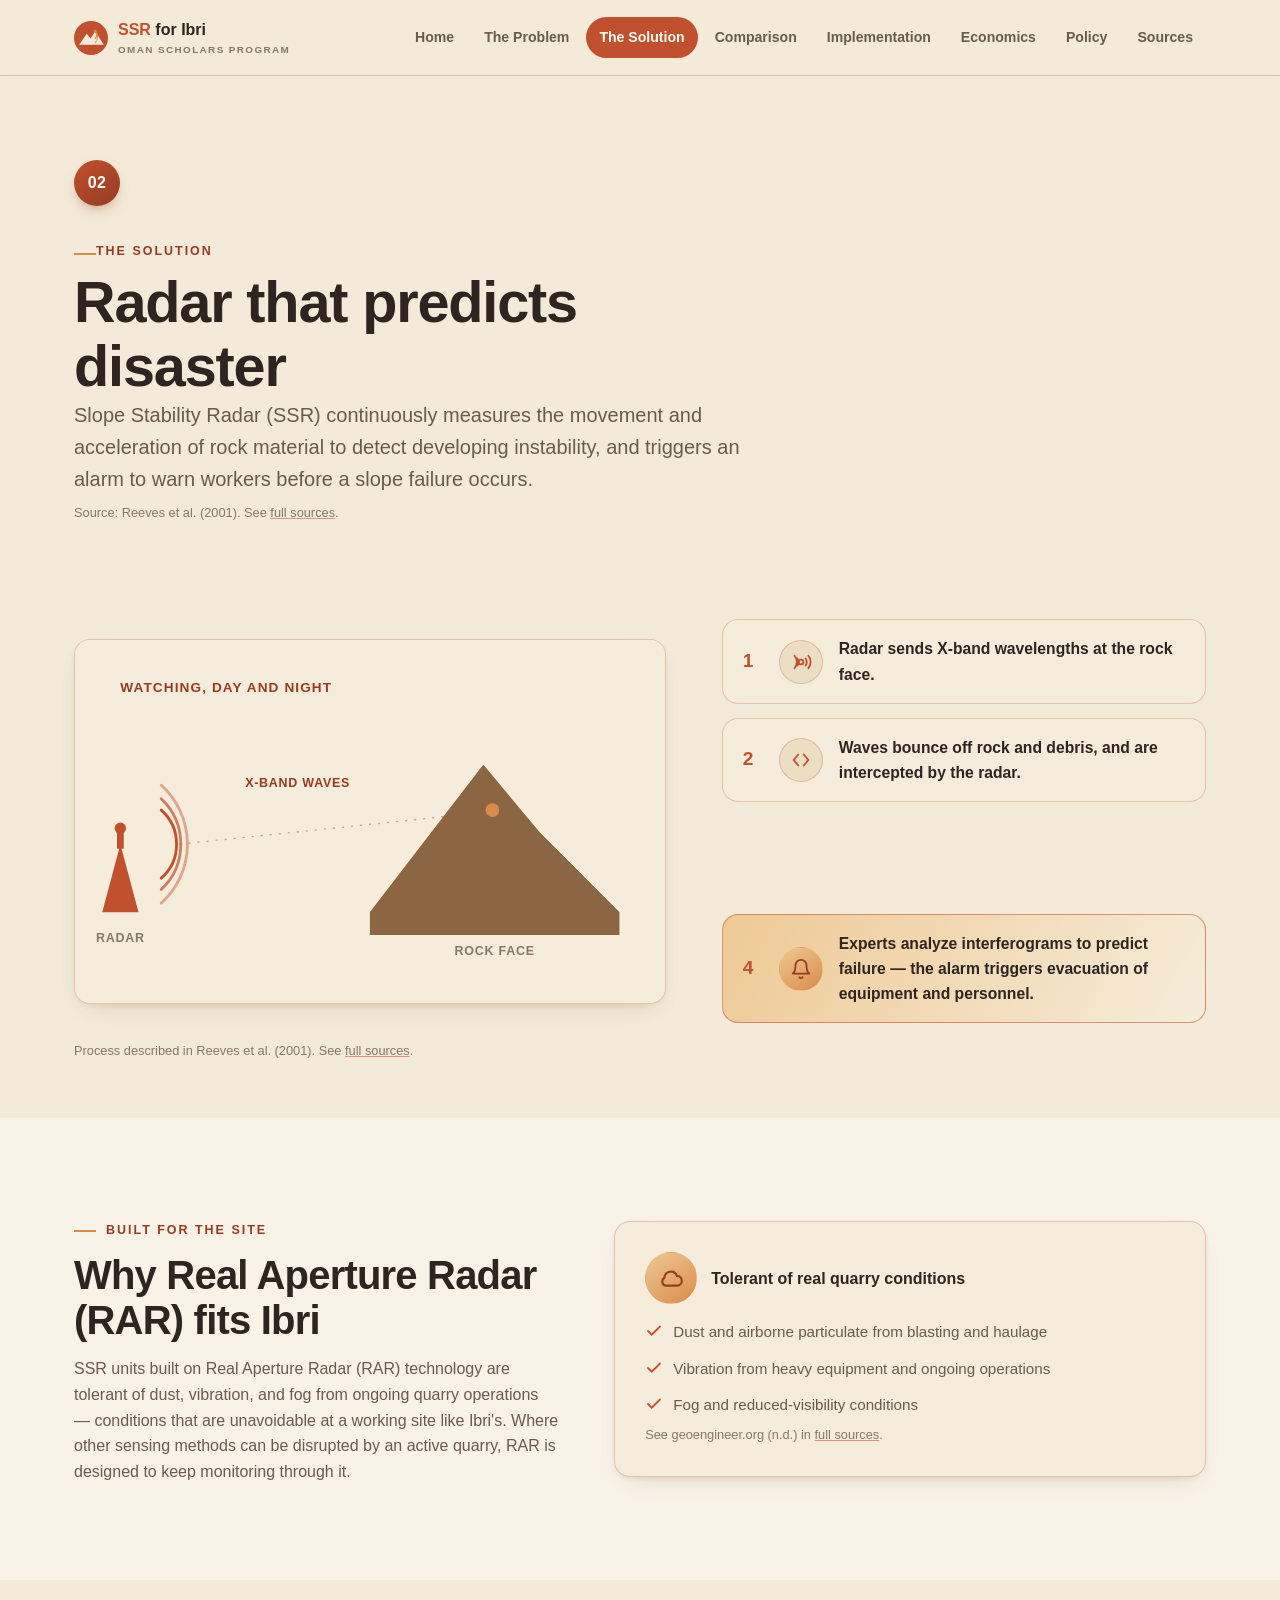
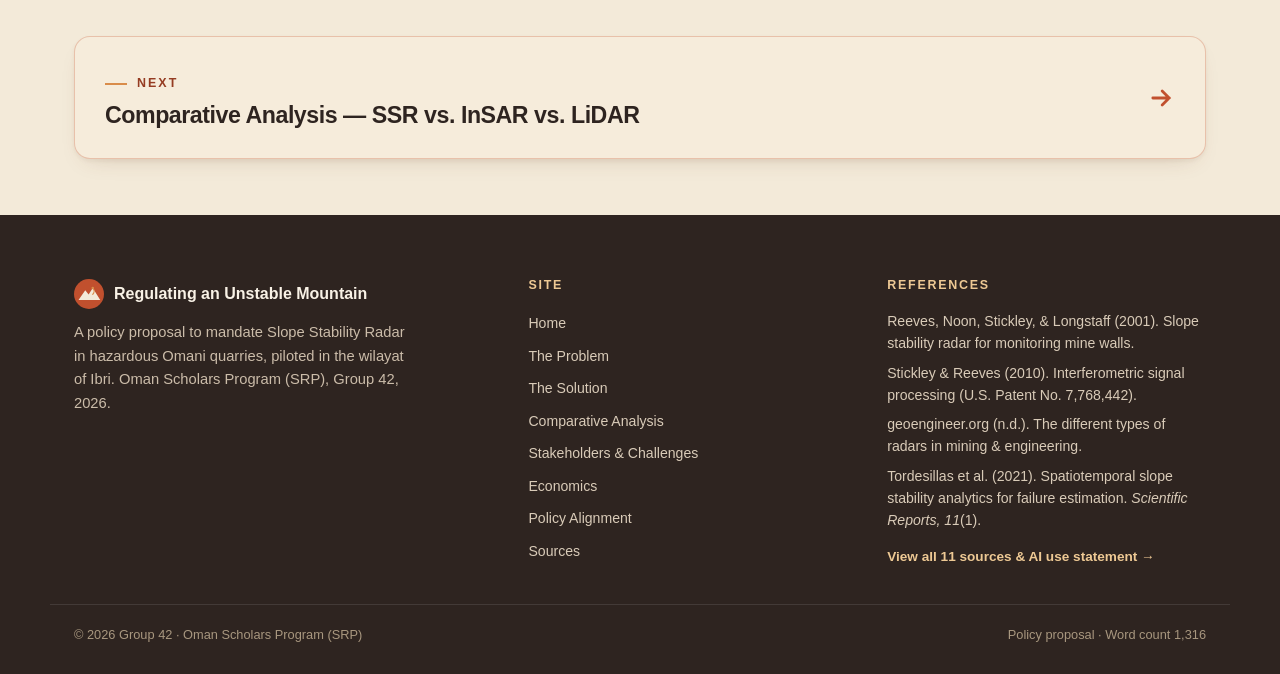
<file: solution.html>
<!DOCTYPE html>
<html lang="en">
<head>
<meta charset="UTF-8">
<meta name="viewport" content="width=device-width, initial-scale=1.0">
<title>The Solution | Regulating an Unstable Mountain</title>
<meta name="description" content="How Slope Stability Radar works: X-band wavelengths, interferograms, and an alarm that gives workers time to evacuate before a slope fails.">
<link rel="icon" href="data:image/svg+xml,%3Csvg xmlns='http://www.w3.org/2000/svg' viewBox='0 0 40 40'%3E%3Ccircle cx='20' cy='20' r='20' fill='%23C1502E'/%3E%3Cpath d='M6 27 L15 14 L20 20 L25 11 L34 27 Z' fill='%23F3EAD9'/%3E%3C/svg%3E">
<link rel="stylesheet" href="css/style.css">
</head>
<body>

<header class="site-header">
  <div class="nav-wrap">
    <a href="index.html" class="brand">
      <svg class="brand-mark" viewBox="0 0 40 40" aria-hidden="true">
        <circle cx="20" cy="20" r="20" fill="#C1502E"/>
        <path d="M6 28 L15 15 L19.5 20.5 L25 12 L35 28 Z" fill="#F3EAD9"/>
        <path d="M25 12 a6 6 0 0 1 0 8.4" stroke="#D98C4A" stroke-width="1.6" fill="none" stroke-linecap="round"/>
        <path d="M25 12 a9.5 9.5 0 0 1 0 13.6" stroke="#D98C4A" stroke-width="1.3" fill="none" stroke-linecap="round" opacity="0.75"/>
        <circle cx="25" cy="12" r="1.7" fill="#D98C4A"/>
      </svg>
      <span class="brand-text"><strong>SSR</strong> for Ibri<span class="sub">Oman Scholars Program</span></span>
    </a>
    <button class="nav-toggle" aria-label="Toggle navigation" aria-expanded="false">
      <svg viewBox="0 0 24 24" fill="none" stroke="#2E2420" stroke-width="2" stroke-linecap="round"><path d="M3 6h18M3 12h18M3 18h18"/></svg>
    </button>
    <nav class="main-nav" aria-label="Primary">
      <ul>
        <li><a href="index.html">Home</a></li>
        <li><a href="problem.html">The Problem</a></li>
        <li><a href="solution.html">The Solution</a></li>
        <li><a href="comparison.html">Comparison</a></li>
        <li><a href="implementation.html">Implementation</a></li>
        <li><a href="economics.html">Economics</a></li>
        <li><a href="policy.html">Policy</a></li>
        <li><a href="sources.html">Sources</a></li>
      </ul>
    </nav>
  </div>
</header>

<main>

  <section class="page-hero">
    <div class="container">
      <span class="badge-num">02</span>
      <span class="eyebrow" style="display:block;margin-top:16px;">The Solution</span>
      <h1 style="margin-top:8px;">Radar that predicts disaster</h1>
      <p class="lede">Slope Stability Radar (SSR) continuously measures the movement and acceleration of rock material to detect developing instability, and triggers an alarm to warn workers before a slope failure occurs.</p>
      <p class="source-note">Source: Reeves et al. (2001). See <a href="sources.html">full sources</a>.</p>
    </div>
  </section>

  <!-- 4-STEP PROCESS -->
  <section class="tight">
    <div class="container">
      <div class="grid-2 reveal">

        <!-- diagram -->
        <div class="card card--flush">
          <svg viewBox="0 0 520 320" role="img" aria-labelledby="diagTitle" style="width:100%;height:auto;">
            <title id="diagTitle">Diagram of a radar tower scanning a rock face with X-band waves</title>
            <rect width="520" height="320" fill="#F6ECDB"/>

            <text x="40" y="46" font-size="12" font-weight="700" letter-spacing="0.08em" fill="#953C22">WATCHING, DAY AND NIGHT</text>

            <!-- radar tower -->
            <g transform="translate(40,180)">
              <path d="M0,60 L-16,60 L0,0 L16,60 Z" fill="#C1502E"/>
              <rect x="-3" y="-10" width="6" height="14" fill="#C1502E"/>
              <circle cx="0" cy="-14" r="5" fill="#C1502E"/>
              <text x="0" y="86" text-anchor="middle" font-size="11" font-weight="700" letter-spacing="0.06em" fill="#8A7768">RADAR</text>
            </g>

            <!-- pulses -->
            <g stroke="#C1502E" fill="none" stroke-width="2.5" stroke-linecap="round">
              <path class="pulse-wave" d="M76,150 a40,40 0 0 1 0,60" transform-origin="76 180"/>
              <path class="pulse-wave w2" d="M76,140 a55,55 0 0 1 0,80" transform-origin="76 180" opacity="0.7"/>
              <path class="pulse-wave w3" d="M76,128 a70,70 0 0 1 0,104" transform-origin="76 180" opacity="0.45"/>
            </g>
            <text x="150" y="130" font-size="11" font-weight="700" letter-spacing="0.06em" fill="#953C22">X-BAND WAVES</text>

            <!-- mountain / rock face -->
            <path d="M260,240 L360,110 L410,170 L480,240 Z" fill="#B98A63"/>
            <path d="M260,240 L360,110 L410,170 L480,240 L480,260 L260,260 Z" fill="#8C6642"/>
            <text x="370" y="278" text-anchor="middle" font-size="11" font-weight="700" letter-spacing="0.06em" fill="#8A7768">ROCK FACE</text>

            <!-- monitored point -->
            <circle cx="368" cy="150" r="6" fill="#D98C4A" class="count-blip"/>
            <line x1="92" y1="180" x2="362" y2="152" stroke="#C1502E" stroke-width="1.2" stroke-dasharray="2 6" opacity="0.5"/>
          </svg>
        </div>

        <!-- steps -->
        <ol class="step-list" aria-label="How SSR works, four steps">
          <li class="step-item" style="--i:0">
            <span class="num">1</span>
            <span class="icon-chip">
              <svg viewBox="0 0 24 24" fill="none" stroke="#C1502E" stroke-width="2"><circle cx="12" cy="12" r="2.6"/><path d="M7.5 7.5a6.5 6.5 0 0 1 0 9M16.5 7.5a6.5 6.5 0 0 1 0 9M4.5 4.5a11 11 0 0 1 0 15M19.5 4.5a11 11 0 0 1 0 15"/></svg>
            </span>
            <p>Radar sends X-band wavelengths at the rock face.</p>
          </li>
          <li class="step-item" style="--i:1">
            <span class="num">2</span>
            <span class="icon-chip">
              <svg viewBox="0 0 24 24" fill="none" stroke="#C1502E" stroke-width="2" stroke-linecap="round" stroke-linejoin="round"><path d="M9 6l-5 6 5 6M15 6l5 6-5 6"/></svg>
            </span>
            <p>Waves bounce off rock and debris, and are intercepted by the radar.</p>
          </li>
          <li class="step-item" style="--i:2">
            <span class="num">3</span>
            <span class="icon-chip">
              <svg viewBox="0 0 24 24" fill="none" stroke="#C1502E" stroke-width="2" stroke-linecap="round"><path d="M3 12h2l2-7 3 14 3-11 2 7h2M19 12h2"/></svg>
            </span>
            <p>The system builds an interferogram, mapping millimetre-scale movement.</p>
          </li>
          <li class="step-item step-item--final" style="--i:3">
            <span class="num">4</span>
            <span class="icon-chip icon-chip--amber">
              <svg viewBox="0 0 24 24" fill="none" stroke="#953C22" stroke-width="2" stroke-linecap="round" stroke-linejoin="round"><path d="M18 8a6 6 0 1 0-12 0c0 7-3 9-3 9h18s-3-2-3-9"/><path d="M13.73 21a2 2 0 0 1-3.46 0"/></svg>
            </span>
            <p>Experts analyze interferograms to predict failure — the alarm triggers evacuation of equipment and personnel.</p>
          </li>
        </ol>
      </div>
      <p class="source-note" style="margin-top:18px;">Process described in Reeves et al. (2001). See <a href="sources.html">full sources</a>.</p>
    </div>
  </section>

  <!-- RAR NOTE -->
  <section class="section-alt">
    <div class="container">
      <div class="grid-2 reverse reveal">
        <div>
          <span class="eyebrow">Built for the site</span>
          <h2 style="margin-top:12px;">Why Real Aperture Radar (RAR) fits Ibri</h2>
          <p style="margin-top:14px;color:var(--text-muted);">SSR units built on Real Aperture Radar (RAR) technology are tolerant of dust, vibration, and fog from ongoing quarry operations — conditions that are unavoidable at a working site like Ibri's. Where other sensing methods can be disrupted by an active quarry, RAR is designed to keep monitoring through it.</p>
        </div>
        <div class="card">
          <div style="display:flex;align-items:center;gap:14px;margin-bottom:16px;">
            <span class="icon-chip icon-chip--amber">
              <svg viewBox="0 0 24 24" fill="none" stroke="#953C22" stroke-width="2" stroke-linecap="round"><path d="M17.5 19a4.5 4.5 0 1 0 0-9 6 6 0 0 0-11.6 1.8A4 4 0 0 0 6.5 19h11Z"/></svg>
            </span>
            <strong>Tolerant of real quarry conditions</strong>
          </div>
          <ul style="display:flex;flex-direction:column;gap:12px;">
            <li style="display:flex;gap:10px;align-items:flex-start;color:var(--text-muted);font-size:0.95rem;">
              <svg width="18" height="18" viewBox="0 0 24 24" fill="none" stroke="#C1502E" stroke-width="2.4" stroke-linecap="round" style="margin-top:2px;flex:none;"><path d="M20 6 9 17l-5-5"/></svg>
              Dust and airborne particulate from blasting and haulage
            </li>
            <li style="display:flex;gap:10px;align-items:flex-start;color:var(--text-muted);font-size:0.95rem;">
              <svg width="18" height="18" viewBox="0 0 24 24" fill="none" stroke="#C1502E" stroke-width="2.4" stroke-linecap="round" style="margin-top:2px;flex:none;"><path d="M20 6 9 17l-5-5"/></svg>
              Vibration from heavy equipment and ongoing operations
            </li>
            <li style="display:flex;gap:10px;align-items:flex-start;color:var(--text-muted);font-size:0.95rem;">
              <svg width="18" height="18" viewBox="0 0 24 24" fill="none" stroke="#C1502E" stroke-width="2.4" stroke-linecap="round" style="margin-top:2px;flex:none;"><path d="M20 6 9 17l-5-5"/></svg>
              Fog and reduced-visibility conditions
            </li>
          </ul>
          <p class="source-note">See geoengineer.org (n.d.) in <a href="sources.html">full sources</a>.</p>
        </div>
      </div>
    </div>
  </section>

  <section class="tight">
    <div class="container">
      <a href="comparison.html" class="card reveal" style="display:flex;align-items:center;justify-content:space-between;gap:20px;flex-wrap:wrap;">
        <div>
          <span class="eyebrow">Next</span>
          <h3 style="margin-top:8px;">Comparative Analysis — SSR vs. InSAR vs. LiDAR</h3>
        </div>
        <svg width="28" height="28" viewBox="0 0 24 24" fill="none" stroke="#C1502E" stroke-width="2.4" stroke-linecap="round"><path d="M5 12h14M13 6l6 6-6 6"/></svg>
      </a>
    </div>
  </section>

</main>

<footer class="site-footer">
  <div class="container footer-grid">
    <div>
      <div class="footer-brand">
        <svg class="brand-mark" viewBox="0 0 40 40" aria-hidden="true">
          <circle cx="20" cy="20" r="20" fill="#C1502E"/>
          <path d="M6 28 L15 15 L19.5 20.5 L25 12 L35 28 Z" fill="#F3EAD9"/>
          <path d="M25 12 a6 6 0 0 1 0 8.4" stroke="#D98C4A" stroke-width="1.6" fill="none" stroke-linecap="round"/>
          <circle cx="25" cy="12" r="1.7" fill="#D98C4A"/>
        </svg>
        Regulating an Unstable Mountain
      </div>
      <p>A policy proposal to mandate Slope Stability Radar in hazardous Omani quarries, piloted in the wilayat of Ibri. Oman Scholars Program (SRP), Group 42, 2026.</p>
    </div>
    <div>
      <h4>Site</h4>
      <nav class="footer-links">
        <a href="index.html">Home</a>
        <a href="problem.html">The Problem</a>
        <a href="solution.html">The Solution</a>
        <a href="comparison.html">Comparative Analysis</a>
        <a href="implementation.html">Stakeholders &amp; Challenges</a>
        <a href="economics.html">Economics</a>
        <a href="policy.html">Policy Alignment</a>
        <a href="sources.html">Sources</a>
      </nav>
    </div>
    <div>
      <h4>References</h4>
      <ol class="footer-refs">
        <li>Reeves, Noon, Stickley, &amp; Longstaff (2001). Slope stability radar for monitoring mine walls.</li>
        <li>Stickley &amp; Reeves (2010). Interferometric signal processing (U.S. Patent No. 7,768,442).</li>
        <li>geoengineer.org (n.d.). The different types of radars in mining &amp; engineering.</li>
        <li>Tordesillas et al. (2021). Spatiotemporal slope stability analytics for failure estimation. <em>Scientific Reports, 11</em>(1).</li>
      </ol>
      <a href="sources.html" style="display:inline-block;margin-top:10px;font-weight:700;color:var(--amber-light);font-size:0.85rem;">View all 11 sources &amp; AI use statement →</a>
    </div>
  </div>
  <div class="container footer-bottom">
    <span>&copy; <span data-year></span> Group 42 &middot; Oman Scholars Program (SRP)</span>
    <span>Policy proposal · Word count 1,316</span>
  </div>
</footer>

<script src="js/script.js"></script>
</body>
</html>
</file>
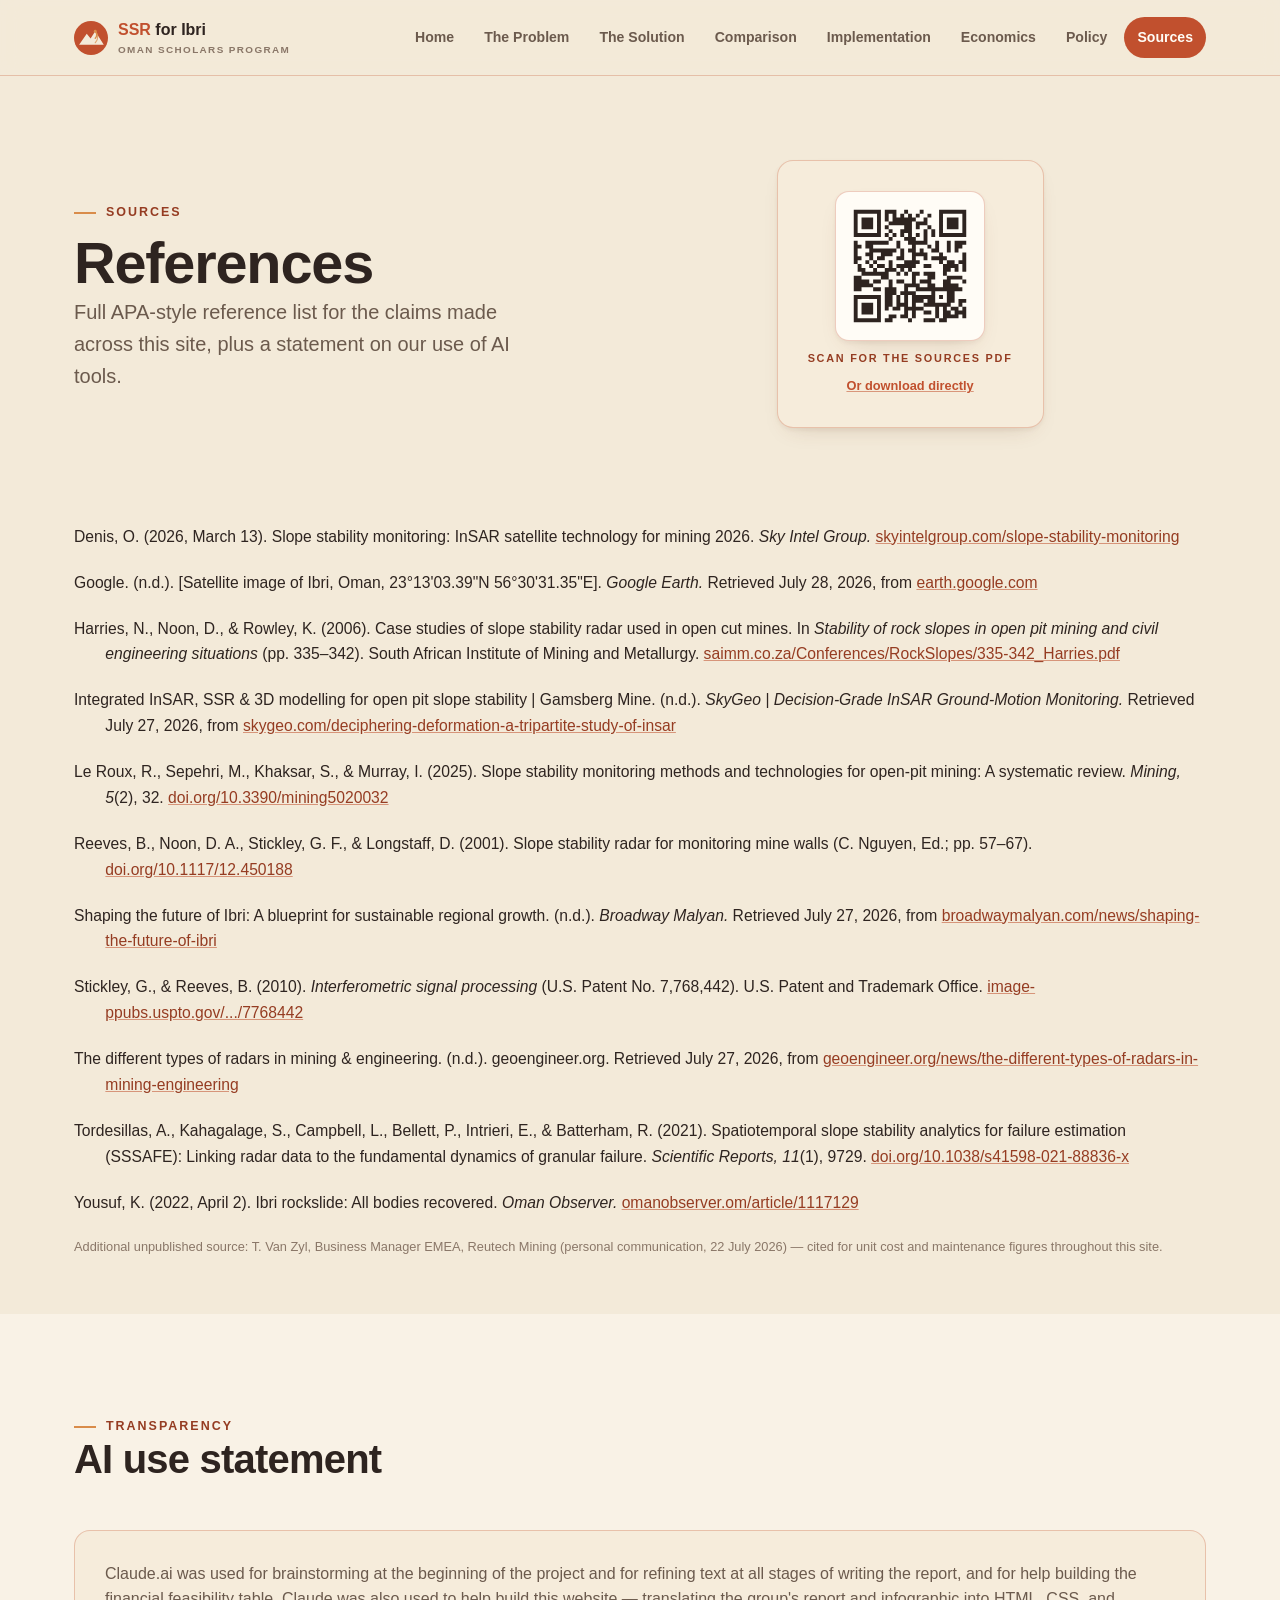
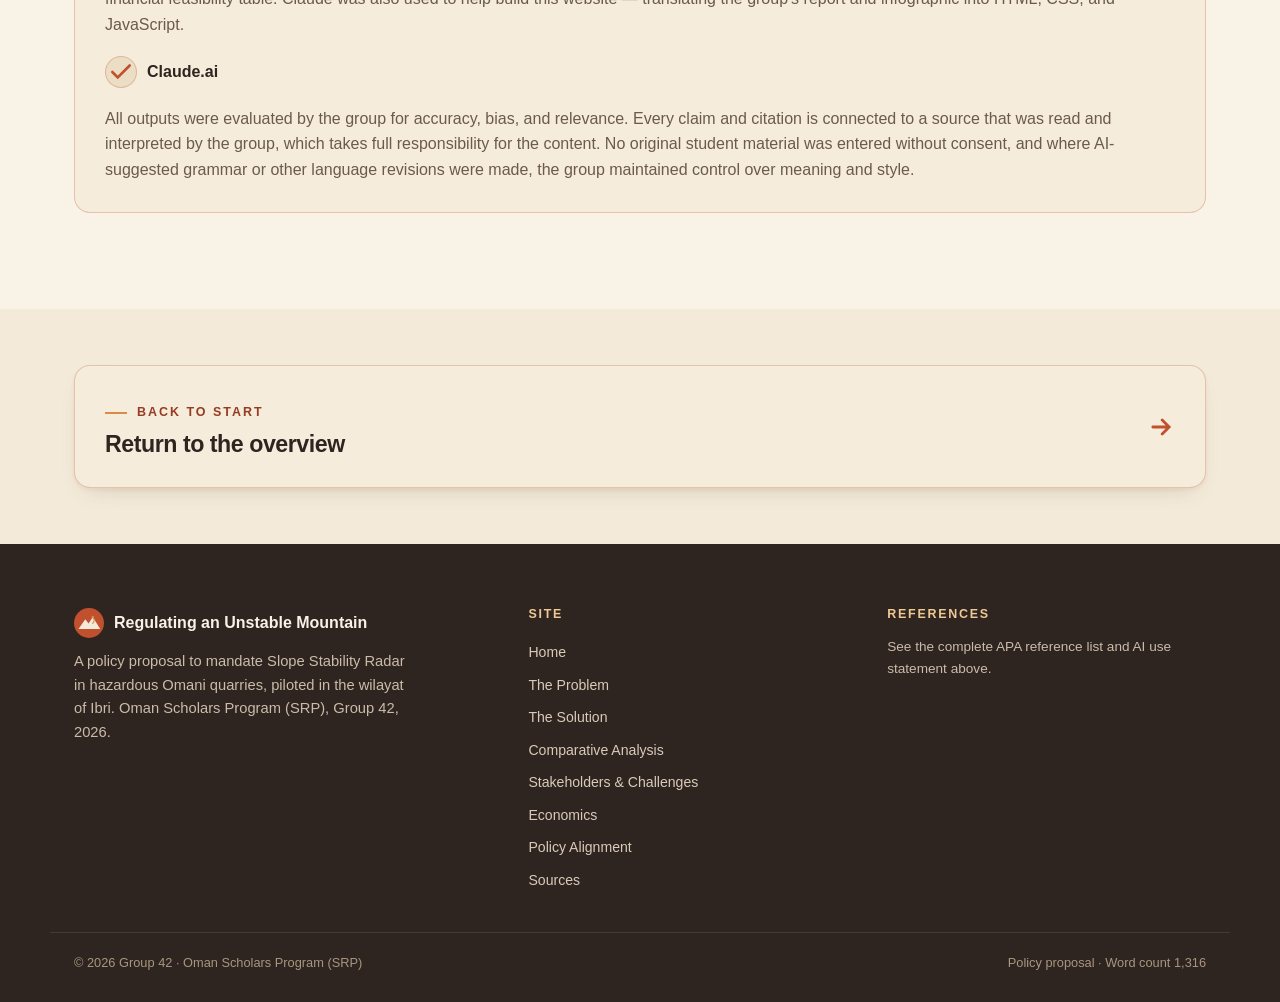
<file: sources.html>
<!DOCTYPE html>
<html lang="en">
<head>
<meta charset="UTF-8">
<meta name="viewport" content="width=device-width, initial-scale=1.0">
<title>Sources | Regulating an Unstable Mountain</title>
<meta name="description" content="Full APA reference list and AI use statement for the SSR for Ibri policy proposal.">
<link rel="icon" href="data:image/svg+xml,%3Csvg xmlns='http://www.w3.org/2000/svg' viewBox='0 0 40 40'%3E%3Ccircle cx='20' cy='20' r='20' fill='%23C1502E'/%3E%3Cpath d='M6 27 L15 14 L20 20 L25 11 L34 27 Z' fill='%23F3EAD9'/%3E%3C/svg%3E">
<link rel="stylesheet" href="css/style.css">
</head>
<body>

<header class="site-header">
  <div class="nav-wrap">
    <a href="index.html" class="brand">
      <svg class="brand-mark" viewBox="0 0 40 40" aria-hidden="true">
        <circle cx="20" cy="20" r="20" fill="#C1502E"/>
        <path d="M6 28 L15 15 L19.5 20.5 L25 12 L35 28 Z" fill="#F3EAD9"/>
        <path d="M25 12 a6 6 0 0 1 0 8.4" stroke="#D98C4A" stroke-width="1.6" fill="none" stroke-linecap="round"/>
        <path d="M25 12 a9.5 9.5 0 0 1 0 13.6" stroke="#D98C4A" stroke-width="1.3" fill="none" stroke-linecap="round" opacity="0.75"/>
        <circle cx="25" cy="12" r="1.7" fill="#D98C4A"/>
      </svg>
      <span class="brand-text"><strong>SSR</strong> for Ibri<span class="sub">Oman Scholars Program</span></span>
    </a>
    <button class="nav-toggle" aria-label="Toggle navigation" aria-expanded="false">
      <svg viewBox="0 0 24 24" fill="none" stroke="#2E2420" stroke-width="2" stroke-linecap="round"><path d="M3 6h18M3 12h18M3 18h18"/></svg>
    </button>
    <nav class="main-nav" aria-label="Primary">
      <ul>
        <li><a href="index.html">Home</a></li>
        <li><a href="problem.html">The Problem</a></li>
        <li><a href="solution.html">The Solution</a></li>
        <li><a href="comparison.html">Comparison</a></li>
        <li><a href="implementation.html">Implementation</a></li>
        <li><a href="economics.html">Economics</a></li>
        <li><a href="policy.html">Policy</a></li>
        <li><a href="sources.html">Sources</a></li>
      </ul>
    </nav>
  </div>
</header>

<main>

  <section class="page-hero">
    <div class="container grid-2 reverse">
      <div>
        <span class="eyebrow">Sources</span>
        <h1 style="margin-top:8px;">References</h1>
        <p class="lede">Full APA-style reference list for the claims made across this site, plus a statement on our use of AI tools.</p>
      </div>
      <div class="card qr-box qr-box--light" style="justify-self:center;">
        <div class="qr-frame" data-qr-target data-qr-size="128"></div>
        <span class="qr-caption">Scan for the sources PDF</span>
        <a href="sources.pdf" style="font-size:0.8rem;font-weight:700;color:var(--rust);text-decoration:underline;text-decoration-color:var(--card-border-strong);">Or download directly</a>
      </div>
    </div>
  </section>

  <section class="tight">
    <div class="container">
      <ol class="apa-list reveal">
        <li>Denis, O. (2026, March 13). Slope stability monitoring: InSAR satellite technology for mining 2026. <em>Sky Intel Group.</em> <a href="https://skyintelgroup.com/slope-stability-monitoring/" target="_blank" rel="noopener">skyintelgroup.com/slope-stability-monitoring</a></li>

        <li>Google. (n.d.). [Satellite image of Ibri, Oman, 23°13'03.39"N 56°30'31.35"E]. <em>Google Earth.</em> Retrieved July 28, 2026, from <a href="https://earth.google.com" target="_blank" rel="noopener">earth.google.com</a></li>

        <li>Harries, N., Noon, D., &amp; Rowley, K. (2006). Case studies of slope stability radar used in open cut mines. In <em>Stability of rock slopes in open pit mining and civil engineering situations</em> (pp. 335&ndash;342). South African Institute of Mining and Metallurgy. <a href="https://www.saimm.co.za/Conferences/RockSlopes/335-342_Harries.pdf" target="_blank" rel="noopener">saimm.co.za/Conferences/RockSlopes/335-342_Harries.pdf</a></li>

        <li>Integrated InSAR, SSR &amp; 3D modelling for open pit slope stability | Gamsberg Mine. (n.d.). <em>SkyGeo | Decision-Grade InSAR Ground-Motion Monitoring.</em> Retrieved July 27, 2026, from <a href="https://www.skygeo.com/deciphering-deformation-a-tripartite-study-of-insar" target="_blank" rel="noopener">skygeo.com/deciphering-deformation-a-tripartite-study-of-insar</a></li>

        <li>Le Roux, R., Sepehri, M., Khaksar, S., &amp; Murray, I. (2025). Slope stability monitoring methods and technologies for open-pit mining: A systematic review. <em>Mining, 5</em>(2), 32. <a href="https://doi.org/10.3390/mining5020032" target="_blank" rel="noopener">doi.org/10.3390/mining5020032</a></li>

        <li>Reeves, B., Noon, D. A., Stickley, G. F., &amp; Longstaff, D. (2001). Slope stability radar for monitoring mine walls (C. Nguyen, Ed.; pp. 57&ndash;67). <a href="https://doi.org/10.1117/12.450188" target="_blank" rel="noopener">doi.org/10.1117/12.450188</a></li>

        <li>Shaping the future of Ibri: A blueprint for sustainable regional growth. (n.d.). <em>Broadway Malyan.</em> Retrieved July 27, 2026, from <a href="https://www.broadwaymalyan.com/news/shaping-the-future-of-ibri-a-blueprint-for-sustainable-regional-growth/" target="_blank" rel="noopener">broadwaymalyan.com/news/shaping-the-future-of-ibri</a></li>

        <li>Stickley, G., &amp; Reeves, B. (2010). <em>Interferometric signal processing</em> (U.S. Patent No. 7,768,442). U.S. Patent and Trademark Office. <a href="https://image-ppubs.uspto.gov/dirsearch-public/print/downloadPdf/7768442" target="_blank" rel="noopener">image-ppubs.uspto.gov/.../7768442</a></li>

        <li>The different types of radars in mining &amp; engineering. (n.d.). geoengineer.org. Retrieved July 27, 2026, from <a href="https://www.geoengineer.org/news/the-different-types-of-radars-in-mining-engineering" target="_blank" rel="noopener">geoengineer.org/news/the-different-types-of-radars-in-mining-engineering</a></li>

        <li>Tordesillas, A., Kahagalage, S., Campbell, L., Bellett, P., Intrieri, E., &amp; Batterham, R. (2021). Spatiotemporal slope stability analytics for failure estimation (SSSAFE): Linking radar data to the fundamental dynamics of granular failure. <em>Scientific Reports, 11</em>(1), 9729. <a href="https://doi.org/10.1038/s41598-021-88836-x" target="_blank" rel="noopener">doi.org/10.1038/s41598-021-88836-x</a></li>

        <li>Yousuf, K. (2022, April 2). Ibri rockslide: All bodies recovered. <em>Oman Observer.</em> <a href="https://www.omanobserver.om/article/1117129/oman/ibri-rockslide-all-bodies-recovered" target="_blank" rel="noopener">omanobserver.om/article/1117129</a></li>
      </ol>

      <p class="source-note" style="margin-top:22px;">Additional unpublished source: T. Van Zyl, Business Manager EMEA, Reutech Mining (personal communication, 22 July 2026) &mdash; cited for unit cost and maintenance figures throughout this site.</p>
    </div>
  </section>

  <!-- AI USE STATEMENT -->
  <section class="section-alt">
    <div class="container">
      <div class="section-head reveal">
        <span class="eyebrow">Transparency</span>
        <h2>AI use statement</h2>
      </div>
      <div class="ai-statement reveal">
        <p style="color:var(--text-muted);">Claude.ai was used for brainstorming at the beginning of the project and for refining text at all stages of writing the report, and for help building the financial feasibility table. Claude was also used to help build this website — translating the group's report and infographic into HTML, CSS, and JavaScript.</p>
        <ul>
          <li>
            <span class="icon-chip" style="width:32px;height:32px;">
              <svg width="16" height="16" viewBox="0 0 24 24" fill="none" stroke="#C1502E" stroke-width="2.4" stroke-linecap="round"><path d="M20 6 9 17l-5-5"/></svg>
            </span>
            Claude.ai
          </li>
        </ul>
        <p style="color:var(--text-muted);">All outputs were evaluated by the group for accuracy, bias, and relevance. Every claim and citation is connected to a source that was read and interpreted by the group, which takes full responsibility for the content. No original student material was entered without consent, and where AI-suggested grammar or other language revisions were made, the group maintained control over meaning and style.</p>
      </div>
    </div>
  </section>

  <section class="tight">
    <div class="container">
      <a href="index.html" class="card reveal" style="display:flex;align-items:center;justify-content:space-between;gap:20px;flex-wrap:wrap;">
        <div>
          <span class="eyebrow">Back to start</span>
          <h3 style="margin-top:8px;">Return to the overview</h3>
        </div>
        <svg width="28" height="28" viewBox="0 0 24 24" fill="none" stroke="#C1502E" stroke-width="2.4" stroke-linecap="round"><path d="M5 12h14M13 6l6 6-6 6"/></svg>
      </a>
    </div>
  </section>

</main>

<footer class="site-footer">
  <div class="container footer-grid">
    <div>
      <div class="footer-brand">
        <svg class="brand-mark" viewBox="0 0 40 40" aria-hidden="true">
          <circle cx="20" cy="20" r="20" fill="#C1502E"/>
          <path d="M6 28 L15 15 L19.5 20.5 L25 12 L35 28 Z" fill="#F3EAD9"/>
          <path d="M25 12 a6 6 0 0 1 0 8.4" stroke="#D98C4A" stroke-width="1.6" fill="none" stroke-linecap="round"/>
          <circle cx="25" cy="12" r="1.7" fill="#D98C4A"/>
        </svg>
        Regulating an Unstable Mountain
      </div>
      <p>A policy proposal to mandate Slope Stability Radar in hazardous Omani quarries, piloted in the wilayat of Ibri. Oman Scholars Program (SRP), Group 42, 2026.</p>
    </div>
    <div>
      <h4>Site</h4>
      <nav class="footer-links">
        <a href="index.html">Home</a>
        <a href="problem.html">The Problem</a>
        <a href="solution.html">The Solution</a>
        <a href="comparison.html">Comparative Analysis</a>
        <a href="implementation.html">Stakeholders &amp; Challenges</a>
        <a href="economics.html">Economics</a>
        <a href="policy.html">Policy Alignment</a>
        <a href="sources.html">Sources</a>
      </nav>
    </div>
    <div>
      <h4>References</h4>
      <p style="font-size:0.85rem;">See the complete APA reference list and AI use statement above.</p>
    </div>
  </div>
  <div class="container footer-bottom">
    <span>&copy; <span data-year></span> Group 42 &middot; Oman Scholars Program (SRP)</span>
    <span>Policy proposal · Word count 1,316</span>
  </div>
</footer>

<script src="js/qrcode.lib.js"></script>
<script src="js/qrcode-render.js"></script>
<script src="js/script.js"></script>
</body>
</html>
</file>
<file: css/style.css>
/* =========================================================
   Regulating an Unstable Mountain — SSR Policy Site
   Design system: warm cream / terracotta / amber (Oman Scholars)
   ========================================================= */

:root {
  --cream: #f3ead9;
  --cream-soft: #f9f2e6;
  --cream-deep: #ebdec5;
  --card-bg: #f6ecdb;
  --card-bg-alert: #f7e1d2;
  --card-border: rgba(193, 80, 46, 0.28);
  --card-border-strong: rgba(193, 80, 46, 0.55);

  --rust: #c1502e;
  --rust-dark: #953c22;
  --rust-darker: #6e2c19;
  --amber: #d98c4a;
  --amber-light: #eec994;
  --amber-dark: #b06a2e;

  --text: #2e2420;
  --text-muted: #6b5a4d;
  --text-soft: #8a7768;

  --white: #fffcf6;

  --radius-sm: 10px;
  --radius-md: 16px;
  --radius-lg: 26px;
  --radius-pill: 999px;

  --shadow-card: 0 2px 4px rgba(110, 66, 40, 0.06), 0 10px 24px -14px rgba(110, 66, 40, 0.28);
  --shadow-card-hover: 0 6px 12px rgba(110, 66, 40, 0.1), 0 20px 36px -16px rgba(110, 66, 40, 0.38);

  --max-width: 1180px;
  --header-h: 76px;

  --ease: cubic-bezier(0.22, 0.68, 0, 1);
  --dur: 0.6s;
}

/* ---------- Reset ---------- */
*, *::before, *::after { box-sizing: border-box; }
html { scroll-behavior: smooth; }
@media (prefers-reduced-motion: reduce) {
  html { scroll-behavior: auto; }
}
body, h1, h2, h3, h4, p, figure, ul, ol { margin: 0; }
ul, ol { padding: 0; list-style: none; }
img, svg { display: block; max-width: 100%; }
a { color: inherit; text-decoration: none; }
button { font: inherit; cursor: pointer; }
table { border-collapse: collapse; width: 100%; }

body {
  background: var(--cream);
  color: var(--text);
  font-family: "Inter", -apple-system, BlinkMacSystemFont, "Segoe UI", Roboto, "Helvetica Neue", Arial, sans-serif;
  font-size: 16px;
  line-height: 1.6;
  -webkit-font-smoothing: antialiased;
  overflow-x: hidden;
}

.container {
  width: 100%;
  max-width: var(--max-width);
  margin-inline: auto;
  padding-inline: 24px;
}

main { display: block; }

section { padding: clamp(48px, 8vw, 96px) 0; }
section.tight { padding: clamp(32px, 5vw, 56px) 0; }

h1, h2, h3, h4 {
  font-weight: 800;
  letter-spacing: -0.02em;
  color: var(--text);
  line-height: 1.12;
}

h1 { font-size: clamp(2.2rem, 5.4vw, 3.6rem); font-weight: 900; }
h2 { font-size: clamp(1.7rem, 3.6vw, 2.5rem); }
h3 { font-size: clamp(1.15rem, 2vw, 1.45rem); }

p.lede {
  font-size: clamp(1.05rem, 1.6vw, 1.25rem);
  color: var(--text-muted);
  max-width: 62ch;
}

.eyebrow {
  display: inline-flex;
  align-items: center;
  gap: 10px;
  font-size: 0.78rem;
  font-weight: 700;
  letter-spacing: 0.16em;
  text-transform: uppercase;
  color: var(--rust-dark);
}
.eyebrow::before {
  content: "";
  width: 22px;
  height: 2px;
  background: var(--amber);
  display: inline-block;
}

.section-head { max-width: 720px; margin-bottom: clamp(28px, 5vw, 48px); }
.section-head p.lede { margin-top: 12px; }

/* ---------- Badge / pill ---------- */
.badge-num {
  display: inline-flex;
  align-items: center;
  justify-content: center;
  width: 46px;
  height: 46px;
  min-width: 46px;
  border-radius: 50%;
  background: linear-gradient(145deg, var(--rust), var(--rust-dark));
  color: var(--white);
  font-weight: 800;
  font-size: 1rem;
  letter-spacing: 0.02em;
  box-shadow: 0 6px 14px -6px rgba(149, 60, 34, 0.6);
}

.pill {
  display: inline-flex;
  align-items: center;
  gap: 8px;
  padding: 8px 18px;
  border-radius: var(--radius-pill);
  border: 1.5px solid var(--card-border-strong);
  background: var(--cream-soft);
  font-size: 0.82rem;
  font-weight: 700;
  color: var(--rust-dark);
  letter-spacing: 0.02em;
}
.pill--solid {
  background: linear-gradient(145deg, var(--amber-light), var(--amber));
  color: var(--rust-darker);
  border-color: transparent;
}

.pill-row { display: flex; flex-wrap: wrap; gap: 10px; }

/* ---------- Header / Nav ---------- */
/* Note: the frosted background lives on ::before (not on .site-header itself)
   so that backdrop-filter does not turn .site-header into a containing block
   for its position:fixed descendant (.main-nav on mobile), which would trap
   the mobile menu inside the header's own box instead of the viewport. */
.site-header {
  position: sticky;
  top: 0;
  z-index: 100;
  height: var(--header-h);
  display: flex;
  align-items: center;
  border-bottom: 1px solid var(--card-border);
}
.site-header::before {
  content: "";
  position: absolute;
  inset: 0;
  background: rgba(243, 234, 217, 0.86);
  backdrop-filter: blur(10px) saturate(1.2);
  -webkit-backdrop-filter: blur(10px) saturate(1.2);
}

.nav-wrap {
  position: relative;
  width: 100%;
  max-width: var(--max-width);
  margin-inline: auto;
  padding-inline: 24px;
  display: flex;
  align-items: center;
  justify-content: space-between;
  gap: 16px;
}

.brand {
  display: flex;
  align-items: center;
  gap: 10px;
  font-weight: 800;
  font-size: 1rem;
  color: var(--text);
  white-space: nowrap;
}
.brand-mark { width: 34px; height: 34px; flex: none; }
.brand-text strong { color: var(--rust); }
.brand-text .sub {
  display: block;
  font-size: 0.62rem;
  font-weight: 700;
  letter-spacing: 0.14em;
  color: var(--text-soft);
  text-transform: uppercase;
}

.nav-toggle {
  display: none;
  background: none;
  border: 1.5px solid var(--card-border-strong);
  border-radius: 10px;
  width: 42px;
  height: 42px;
  align-items: center;
  justify-content: center;
  flex: none;
}
.nav-toggle svg { width: 20px; height: 20px; }

.main-nav { display: flex; }
.main-nav ul { display: flex; align-items: center; gap: 4px; flex-wrap: wrap; justify-content: flex-end; }
.main-nav a {
  display: inline-block;
  padding: 9px 13px;
  border-radius: var(--radius-pill);
  font-size: 0.88rem;
  font-weight: 600;
  color: var(--text-muted);
  transition: background 0.2s var(--ease), color 0.2s var(--ease);
  white-space: nowrap;
}
.main-nav a:hover { background: var(--cream-deep); color: var(--rust-dark); }
.main-nav a.active { background: var(--rust); color: var(--white); }

@media (max-width: 980px) {
  .nav-toggle { display: inline-flex; }
  .main-nav {
    position: fixed;
    inset: var(--header-h) 0 0 0;
    background: var(--cream-soft);
    flex-direction: column;
    padding: 12px 20px 32px;
    transform: translateY(-8px);
    opacity: 0;
    pointer-events: none;
    transition: opacity 0.22s var(--ease), transform 0.22s var(--ease);
    overflow-y: auto;
  }
  .main-nav.open { opacity: 1; transform: translateY(0); pointer-events: auto; }
  .main-nav ul { flex-direction: column; align-items: stretch; width: 100%; gap: 6px; }
  .main-nav a { display: block; padding: 14px 16px; font-size: 1rem; border-bottom: 1px solid var(--card-border); border-radius: 12px; }
  .main-nav a.active { background: var(--rust); }
}

/* ---------- Footer ---------- */
.site-footer {
  background: var(--text);
  color: var(--cream-soft);
  padding: clamp(40px, 6vw, 64px) 0 28px;
}
.footer-grid {
  display: grid;
  grid-template-columns: 1.3fr 1fr 1fr;
  gap: 40px;
}
@media (max-width: 760px) {
  .footer-grid { grid-template-columns: 1fr; gap: 32px; }
}
.footer-brand { display: flex; align-items: center; gap: 10px; font-weight: 800; margin-bottom: 12px; }
.footer-brand .brand-mark { width: 30px; height: 30px; }
.site-footer p { color: #cbbca9; font-size: 0.92rem; max-width: 42ch; }
.site-footer h4 {
  font-size: 0.78rem;
  letter-spacing: 0.14em;
  text-transform: uppercase;
  color: var(--amber-light);
  margin-bottom: 14px;
  font-weight: 700;
}
.footer-links a, .footer-refs li {
  display: block;
  color: #d9cbb8;
  font-size: 0.88rem;
  padding: 5px 0;
  transition: color 0.2s;
}
.footer-links a:hover { color: var(--amber-light); }
.footer-refs { font-size: 0.82rem; line-height: 1.55; color: #b8a894; }
.footer-refs li { padding: 4px 0; }
.footer-refs a { color: #d9cbb8; }
.footer-refs a:hover { color: var(--amber-light); }
.footer-bottom {
  margin-top: 36px;
  padding-top: 20px;
  border-top: 1px solid rgba(255,255,255,0.1);
  display: flex;
  flex-wrap: wrap;
  gap: 10px 24px;
  justify-content: space-between;
  font-size: 0.8rem;
  color: #a8977f;
}

/* ---------- Cards ---------- */
.card {
  background: var(--card-bg);
  border: 1.5px solid var(--card-border);
  border-radius: var(--radius-md);
  padding: clamp(20px, 3vw, 30px);
  box-shadow: var(--shadow-card);
  transition: transform 0.28s var(--ease), box-shadow 0.28s var(--ease), border-color 0.28s var(--ease);
}
.card:hover {
  transform: translateY(-4px);
  box-shadow: var(--shadow-card-hover);
  border-color: var(--card-border-strong);
}
.card--alert { background: var(--card-bg-alert); }
.card--flush { padding: 0; overflow: hidden; }

.card-grid {
  display: grid;
  grid-template-columns: repeat(3, 1fr);
  gap: 22px;
}
@media (max-width: 900px) { .card-grid { grid-template-columns: repeat(2, 1fr); } }
@media (max-width: 620px) { .card-grid { grid-template-columns: 1fr; } }
.card-grid.cols-2 { grid-template-columns: repeat(2, 1fr); }
@media (max-width: 700px) { .card-grid.cols-2 { grid-template-columns: 1fr; } }
.card-grid.cols-4 { grid-template-columns: repeat(4, 1fr); }
@media (max-width: 900px) { .card-grid.cols-4 { grid-template-columns: repeat(2, 1fr); } }
@media (max-width: 560px) { .card-grid.cols-4 { grid-template-columns: 1fr; } }

/* Nav cards on home */
.nav-card {
  display: flex;
  flex-direction: column;
  gap: 14px;
  height: 100%;
}
.nav-card .badge-num { width: 38px; height: 38px; font-size: 0.86rem; }
.nav-card h3 { margin-top: 2px; }
.nav-card p { color: var(--text-muted); font-size: 0.94rem; flex: 1; }
.nav-card .go {
  display: inline-flex;
  align-items: center;
  gap: 6px;
  font-weight: 700;
  font-size: 0.86rem;
  color: var(--rust);
}
.nav-card .go svg { width: 15px; height: 15px; transition: transform 0.25s var(--ease); }
.nav-card:hover .go svg { transform: translateX(4px); }

/* ---------- Icon chip ---------- */
.icon-chip {
  width: 52px;
  height: 52px;
  border-radius: 50%;
  display: flex;
  align-items: center;
  justify-content: center;
  background: var(--cream-deep);
  border: 1.5px solid var(--card-border);
  flex: none;
}
.icon-chip svg { width: 26px; height: 26px; }
.icon-chip--amber { background: linear-gradient(145deg, var(--amber-light), var(--amber)); border-color: transparent; }

/* ---------- Buttons / CTA ---------- */
.btn {
  display: inline-flex;
  align-items: center;
  gap: 10px;
  padding: 14px 26px;
  border-radius: var(--radius-pill);
  font-weight: 700;
  font-size: 0.96rem;
  border: none;
  transition: transform 0.22s var(--ease), box-shadow 0.22s var(--ease);
}
.btn--primary {
  background: var(--white);
  color: var(--rust-darker);
  box-shadow: 0 10px 24px -10px rgba(0,0,0,0.35);
}
.btn--primary:hover { transform: translateY(-2px); box-shadow: 0 14px 28px -10px rgba(0,0,0,0.4); }
.btn--ghost {
  background: transparent;
  border: 1.5px solid var(--card-border-strong);
  color: var(--rust-dark);
}
.btn--ghost:hover { background: var(--cream-deep); }

.cta-banner {
  border-radius: var(--radius-lg);
  background: linear-gradient(120deg, #b14a29 0%, #7a3520 55%, #38251a 100%);
  color: var(--white);
  padding: clamp(32px, 6vw, 56px);
  display: flex;
  align-items: center;
  justify-content: space-between;
  gap: 32px;
  flex-wrap: wrap;
  position: relative;
  overflow: hidden;
}
.cta-banner::after {
  content: "";
  position: absolute;
  inset: 0;
  background: radial-gradient(circle at 85% 20%, rgba(217,140,74,0.35), transparent 55%);
  pointer-events: none;
}
.cta-banner .eyebrow { color: var(--amber-light); }
.cta-banner .eyebrow::before { background: var(--amber-light); }
.cta-banner h2 { color: var(--white); max-width: 18ch; position: relative; }
.cta-banner .cta-actions { position: relative; display: flex; gap: 14px; flex-wrap: wrap; }

/* ---------- Stat ---------- */
.stat-figure {
  font-weight: 900;
  color: var(--rust);
  font-size: clamp(3.4rem, 9vw, 6rem);
  line-height: 1;
  letter-spacing: -0.03em;
}
.stat-label { font-weight: 700; font-size: 1.05rem; color: var(--text); margin-top: 6px; }
.stat-sub {
  display: inline-flex;
  align-items: center;
  gap: 8px;
  margin-top: 12px;
  font-size: 0.86rem;
  font-weight: 700;
  color: var(--rust-dark);
  background: rgba(193,80,46,0.1);
  padding: 7px 14px;
  border-radius: var(--radius-pill);
}
.people-row { display: flex; flex-wrap: wrap; gap: 6px; margin-top: 18px; }
.people-row svg { width: 20px; height: 20px; color: var(--rust); opacity: 0; transform: translateY(6px); transition: opacity 0.4s var(--ease), transform 0.4s var(--ease); }
.people-row.is-visible svg { opacity: 1; transform: translateY(0); }

/* ---------- Table ---------- */
.table-wrap {
  overflow-x: auto;
  border-radius: var(--radius-md);
  border: 1.5px solid var(--card-border);
  -webkit-overflow-scrolling: touch;
  box-shadow: inset -14px 0 10px -10px rgba(46, 36, 32, 0.16);
}
.table-scroll-hint {
  display: none;
  align-items: center;
  gap: 6px;
  font-size: 0.78rem;
  font-weight: 600;
  color: var(--text-soft);
  margin-top: 10px;
}
@media (max-width: 700px) {
  .table-scroll-hint { display: flex; }
}
table.data-table { min-width: 640px; background: var(--card-bg); }
table.data-table th, table.data-table td {
  text-align: left;
  padding: 16px 18px;
  font-size: 0.92rem;
  border-bottom: 1px solid var(--card-border);
  vertical-align: top;
}
table.data-table thead th {
  background: var(--rust);
  color: var(--white);
  font-weight: 700;
  font-size: 0.8rem;
  letter-spacing: 0.06em;
  text-transform: uppercase;
}
table.data-table tbody tr:last-child td { border-bottom: none; }
table.data-table tbody tr:hover { background: var(--cream-deep); }
table.data-table td.strong { font-weight: 700; color: var(--rust-dark); }
table.data-table caption { caption-side: bottom; text-align: left; padding: 10px 4px 0; font-size: 0.82rem; color: var(--text-soft); }

/* ---------- Chart: vertical bars ---------- */
.bar-chart {
  display: flex;
  align-items: flex-end;
  gap: clamp(28px, 8vw, 90px);
  height: 260px;
  padding: 0 8px;
  border-bottom: 2px solid var(--text);
  position: relative;
}
.bar-col { display: flex; flex-direction: column; align-items: center; justify-content: flex-end; height: 100%; flex: 1; max-width: 160px; }
.bar-value {
  font-weight: 800;
  color: var(--rust-dark);
  font-size: clamp(1.1rem, 2.4vw, 1.6rem);
  margin-bottom: 10px;
  opacity: 0;
  transform: translateY(6px);
  transition: opacity 0.4s var(--ease) 0.5s, transform 0.4s var(--ease) 0.5s;
}
.bar-col.is-visible .bar-value { opacity: 1; transform: translateY(0); }
.bar {
  width: min(100%, 110px);
  border-radius: 10px 10px 0 0;
  background: linear-gradient(180deg, var(--cream-deep), var(--cream-deep));
  height: 0;
  transition: height 1.1s var(--ease), background 1.1s var(--ease);
}
.bar-col.is-visible .bar { height: var(--bar-h, 10%); background: linear-gradient(180deg, var(--amber-light), var(--rust)); }
.bar-col.bar--muted .bar { background: var(--cream-deep); }
.bar-col.bar--muted.is-visible .bar { background: linear-gradient(180deg, #ddcdb2, #c9ae8c); }
.bar-label { margin-top: 12px; font-size: 0.86rem; font-weight: 600; color: var(--text-muted); }
.chart-axis-label {
  position: absolute;
  left: -6px;
  top: -6px;
  font-size: 0.72rem;
  color: var(--text-soft);
  transform: rotate(0deg);
}
.chart-meta { display: flex; justify-content: space-between; align-items: flex-end; margin-bottom: 12px; }
.chart-growth-tag {
  display: inline-flex;
  flex-direction: column;
  align-items: center;
  font-size: 0.78rem;
  font-weight: 700;
  color: var(--amber-dark);
}
.chart-growth-tag strong { font-size: 1.1rem; color: var(--rust); }

/* ---------- Process steps ---------- */
.step-list { display: flex; flex-direction: column; gap: 14px; }
.step-item {
  display: flex;
  align-items: center;
  gap: 16px;
  background: var(--card-bg);
  border: 1.5px solid var(--card-border);
  border-radius: var(--radius-md);
  padding: 16px 20px;
  opacity: 0;
  transform: translateX(18px);
  transition: opacity 0.5s var(--ease), transform 0.5s var(--ease), border-color 0.3s, background 0.3s;
}
.step-item.is-visible { opacity: 1; transform: translateX(0); }
.step-item .num {
  font-weight: 800;
  color: var(--rust);
  font-size: 1.2rem;
  min-width: 20px;
}
.step-item .icon-chip { width: 44px; height: 44px; }
.step-item .icon-chip svg { width: 22px; height: 22px; }
.step-item p { font-weight: 600; font-size: 0.98rem; }
.step-item--final { background: linear-gradient(120deg, var(--amber-light), var(--card-bg)); border-color: var(--card-border-strong); }

/* ---------- Reveal animation ---------- */
.reveal {
  opacity: 0;
  transform: translateY(26px);
  transition: opacity 0.7s var(--ease), transform 0.7s var(--ease);
}
.reveal.is-visible { opacity: 1; transform: translateY(0); }
.reveal-stagger > * { transition-delay: calc(var(--i, 0) * 90ms); }

@media (prefers-reduced-motion: reduce) {
  .reveal, .step-item, .people-row svg, .bar-value { transition: none !important; opacity: 1 !important; transform: none !important; }
  .bar-col .bar { transition: none !important; }
}

/* ---------- Hero ---------- */
.hero {
  position: relative;
  padding-top: clamp(56px, 9vw, 110px);
  padding-bottom: clamp(48px, 7vw, 90px);
  overflow: hidden;
}
.hero-inner { position: relative; z-index: 2; max-width: 780px; }
.hero .eyebrow { margin-bottom: 18px; }
.hero h1 { margin-bottom: 18px; }
.hero .accent { color: var(--rust); }
.hero-sweep {
  position: absolute;
  top: 50%;
  right: -6%;
  transform: translateY(-50%);
  width: min(640px, 60vw);
  height: min(640px, 60vw);
  z-index: 1;
  opacity: 0.9;
}
@media (max-width: 820px) {
  .hero-sweep { right: 50%; transform: translate(50%, -50%); top: auto; bottom: -8%; opacity: 0.35; width: 90vw; height: 90vw; }
}

/* radar sweep animation */
.radar-sweep-group { transform-origin: 220px 220px; animation: spin 6s linear infinite; }
@keyframes spin { to { transform: rotate(360deg); } }
.radar-ring { animation: pulse-ring 3.2s var(--ease) infinite; transform-origin: 220px 220px; }
.radar-ring.r2 { animation-delay: 0.8s; }
.radar-ring.r3 { animation-delay: 1.6s; }
@keyframes pulse-ring {
  0% { opacity: 0.75; transform: scale(0.55); }
  80% { opacity: 0; transform: scale(1); }
  100% { opacity: 0; transform: scale(1); }
}
@media (prefers-reduced-motion: reduce) {
  .radar-sweep-group { animation: none; }
  .radar-ring { animation: none; opacity: 0.35; }
}

/* looping pulse for solution page diagram */
.pulse-wave { animation: pulse-wave 2.6s var(--ease) infinite; transform-origin: center; }
.pulse-wave.w2 { animation-delay: 0.5s; }
.pulse-wave.w3 { animation-delay: 1s; }
@keyframes pulse-wave {
  0% { opacity: 0.9; transform: scale(0.85); }
  70% { opacity: 0; transform: scale(1.25); }
  100% { opacity: 0; transform: scale(1.25); }
}
@media (prefers-reduced-motion: reduce) {
  .pulse-wave { animation: none; opacity: 0.5; }
}

.count-blip { animation: blip 1.8s ease-in-out infinite; }
@keyframes blip { 0%, 100% { opacity: 1; } 50% { opacity: 0.3; } }
@media (prefers-reduced-motion: reduce) { .count-blip { animation: none; } }

/* ---------- Page hero (secondary pages) ---------- */
.page-hero { padding-top: clamp(48px, 7vw, 84px); padding-bottom: clamp(28px, 4vw, 40px); }
.page-hero .badge-num { margin-bottom: 20px; }
.page-hero h1 { max-width: 16ch; }

/* ---------- Misc utility ---------- */
.mt-lg { margin-top: clamp(28px, 5vw, 48px); }
.grid-2 { display: grid; grid-template-columns: 1.1fr 0.9fr; gap: clamp(28px, 5vw, 56px); align-items: center; }
@media (max-width: 860px) { .grid-2 { grid-template-columns: 1fr; } }
.grid-2.reverse { grid-template-columns: 0.9fr 1.1fr; }
@media (max-width: 860px) { .grid-2.reverse { grid-template-columns: 1fr; } }
.tag-list { display: flex; flex-wrap: wrap; gap: 10px; margin-top: 16px; }
.tag {
  font-size: 0.78rem;
  font-weight: 700;
  padding: 6px 12px;
  border-radius: var(--radius-pill);
  background: var(--cream-deep);
  color: var(--text-muted);
}
.divider { height: 1px; background: var(--card-border); margin: 40px 0; border: none; }
.callout {
  border-left: 4px solid var(--rust);
  background: var(--card-bg-alert);
  border-radius: 0 var(--radius-sm) var(--radius-sm) 0;
  padding: 16px 20px;
  font-weight: 600;
  color: var(--rust-darker);
}
.source-note { font-size: 0.8rem; color: var(--text-soft); margin-top: 8px; }
.source-note a { text-decoration: underline; text-decoration-color: var(--card-border-strong); }
.source-note a:hover { color: var(--rust); }

/* ---------- QR code ---------- */
.qr-box { display: flex; flex-direction: column; align-items: center; gap: 9px; position: relative; }
.qr-box .qr-frame {
  background: var(--white);
  border-radius: 14px;
  padding: 10px;
  line-height: 0;
  box-shadow: 0 10px 24px -10px rgba(0,0,0,0.4);
  min-width: 96px;
  min-height: 96px;
}
.qr-box .qr-frame[data-qr-target]:empty::before {
  content: "";
  display: block;
  width: 96px;
  height: 96px;
  border-radius: 6px;
  background: repeating-linear-gradient(45deg, #e4d7c2, #e4d7c2 6px, #f2e7d4 6px, #f2e7d4 12px);
}
.qr-box .qr-caption {
  font-size: 0.68rem;
  font-weight: 800;
  letter-spacing: 0.16em;
  text-transform: uppercase;
  color: var(--amber-light);
}
.qr-box--light .qr-caption { color: var(--rust-dark); }
.qr-box--light .qr-frame { box-shadow: var(--shadow-card); border: 1.5px solid var(--card-border); }

.center-text { text-align: center; margin-inline: auto; }

.two-col-list { display: grid; grid-template-columns: 1fr 1fr; gap: 14px 32px; }
@media (max-width: 700px) { .two-col-list { grid-template-columns: 1fr; } }

.challenge-item { display: flex; gap: 16px; }
.challenge-item .icon-chip { margin-top: 2px; }
.challenge-item h4 { margin-bottom: 6px; }
.challenge-item p { color: var(--text-muted); font-size: 0.94rem; }

.section-alt { background: var(--cream-soft); }

/* ---------- APA reference list ---------- */
.apa-list { display: flex; flex-direction: column; gap: 20px; }
.apa-list li {
  padding-left: 2em;
  text-indent: -2em;
  font-size: 0.98rem;
  line-height: 1.65;
  color: var(--text);
}
.apa-list a { color: var(--rust-dark); text-decoration: underline; text-decoration-color: var(--card-border-strong); word-break: break-word; }
.apa-list a:hover { color: var(--rust); }

.ai-statement {
  background: var(--card-bg);
  border: 1.5px solid var(--card-border);
  border-radius: var(--radius-md);
  padding: clamp(20px, 3vw, 30px);
}
.ai-statement ul { margin: 14px 0; }
.ai-statement li { display: flex; align-items: center; gap: 10px; padding: 4px 0; font-weight: 600; }
</file>
